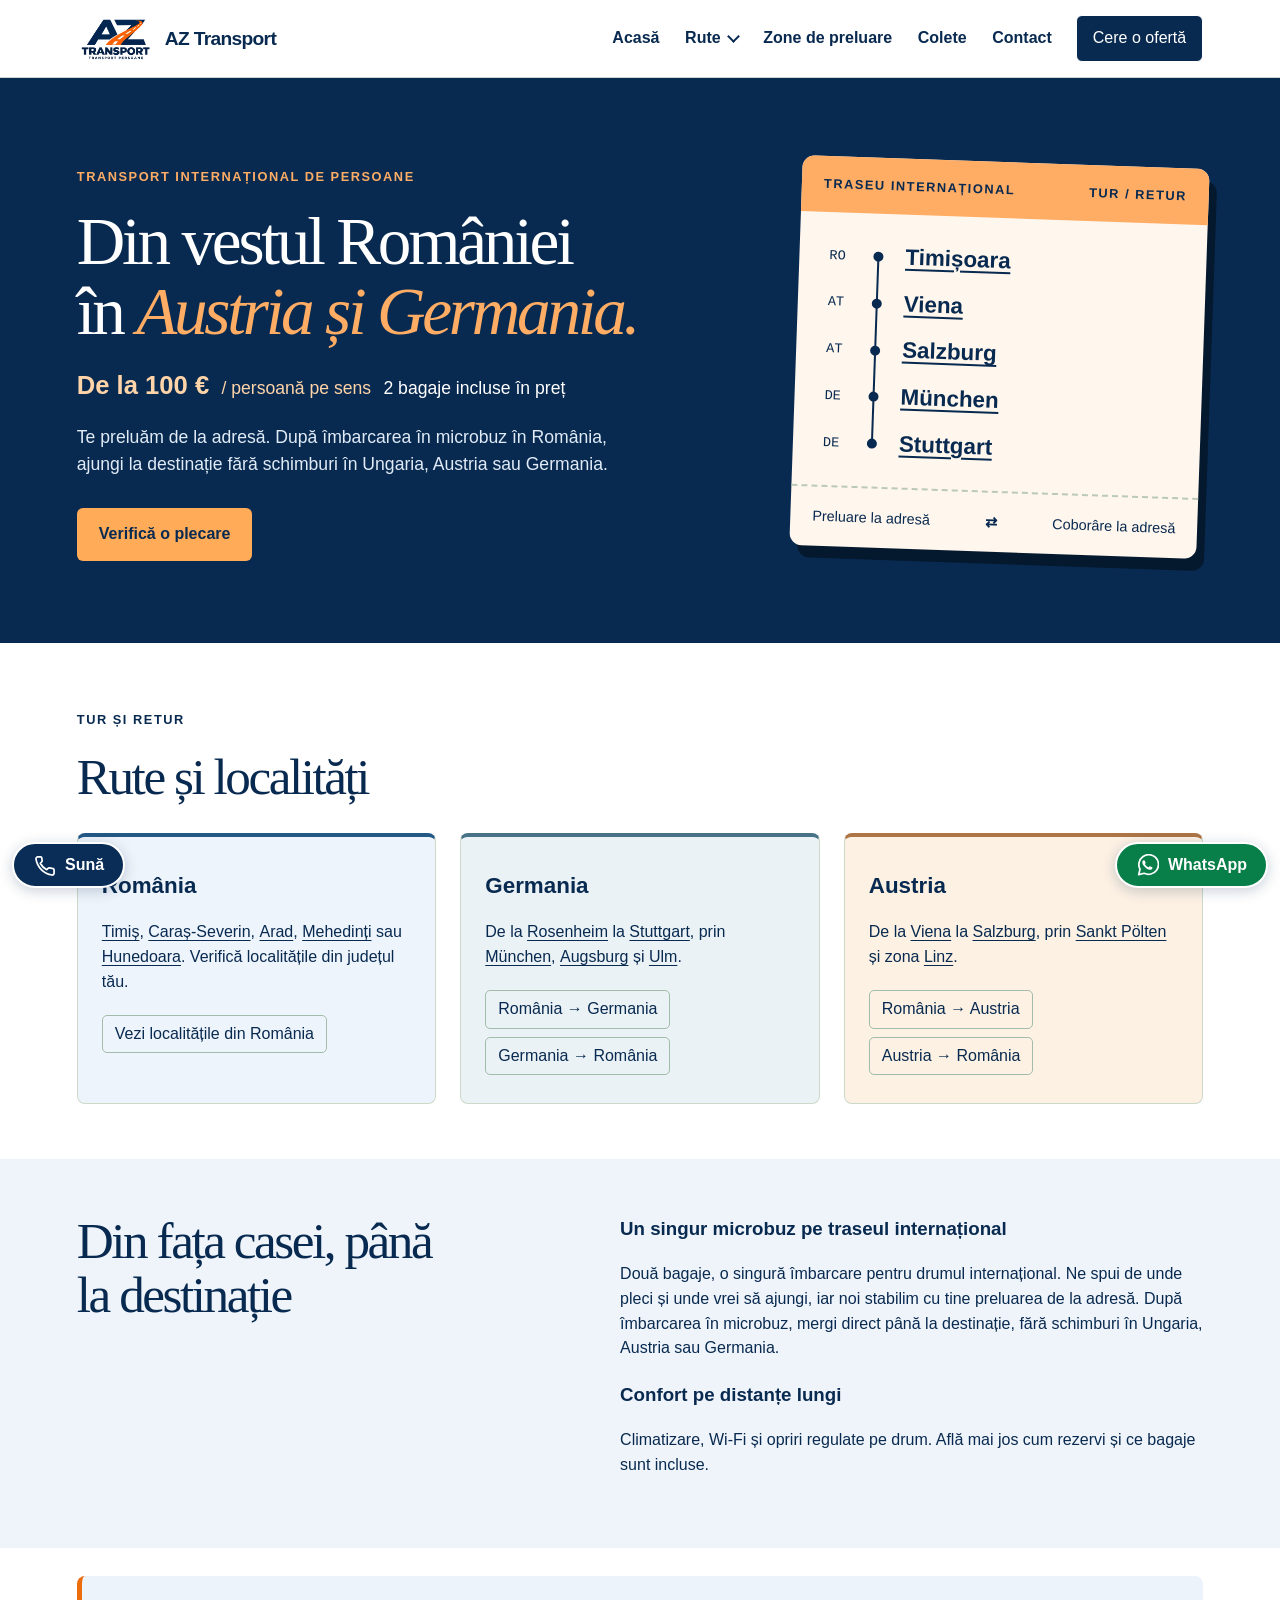
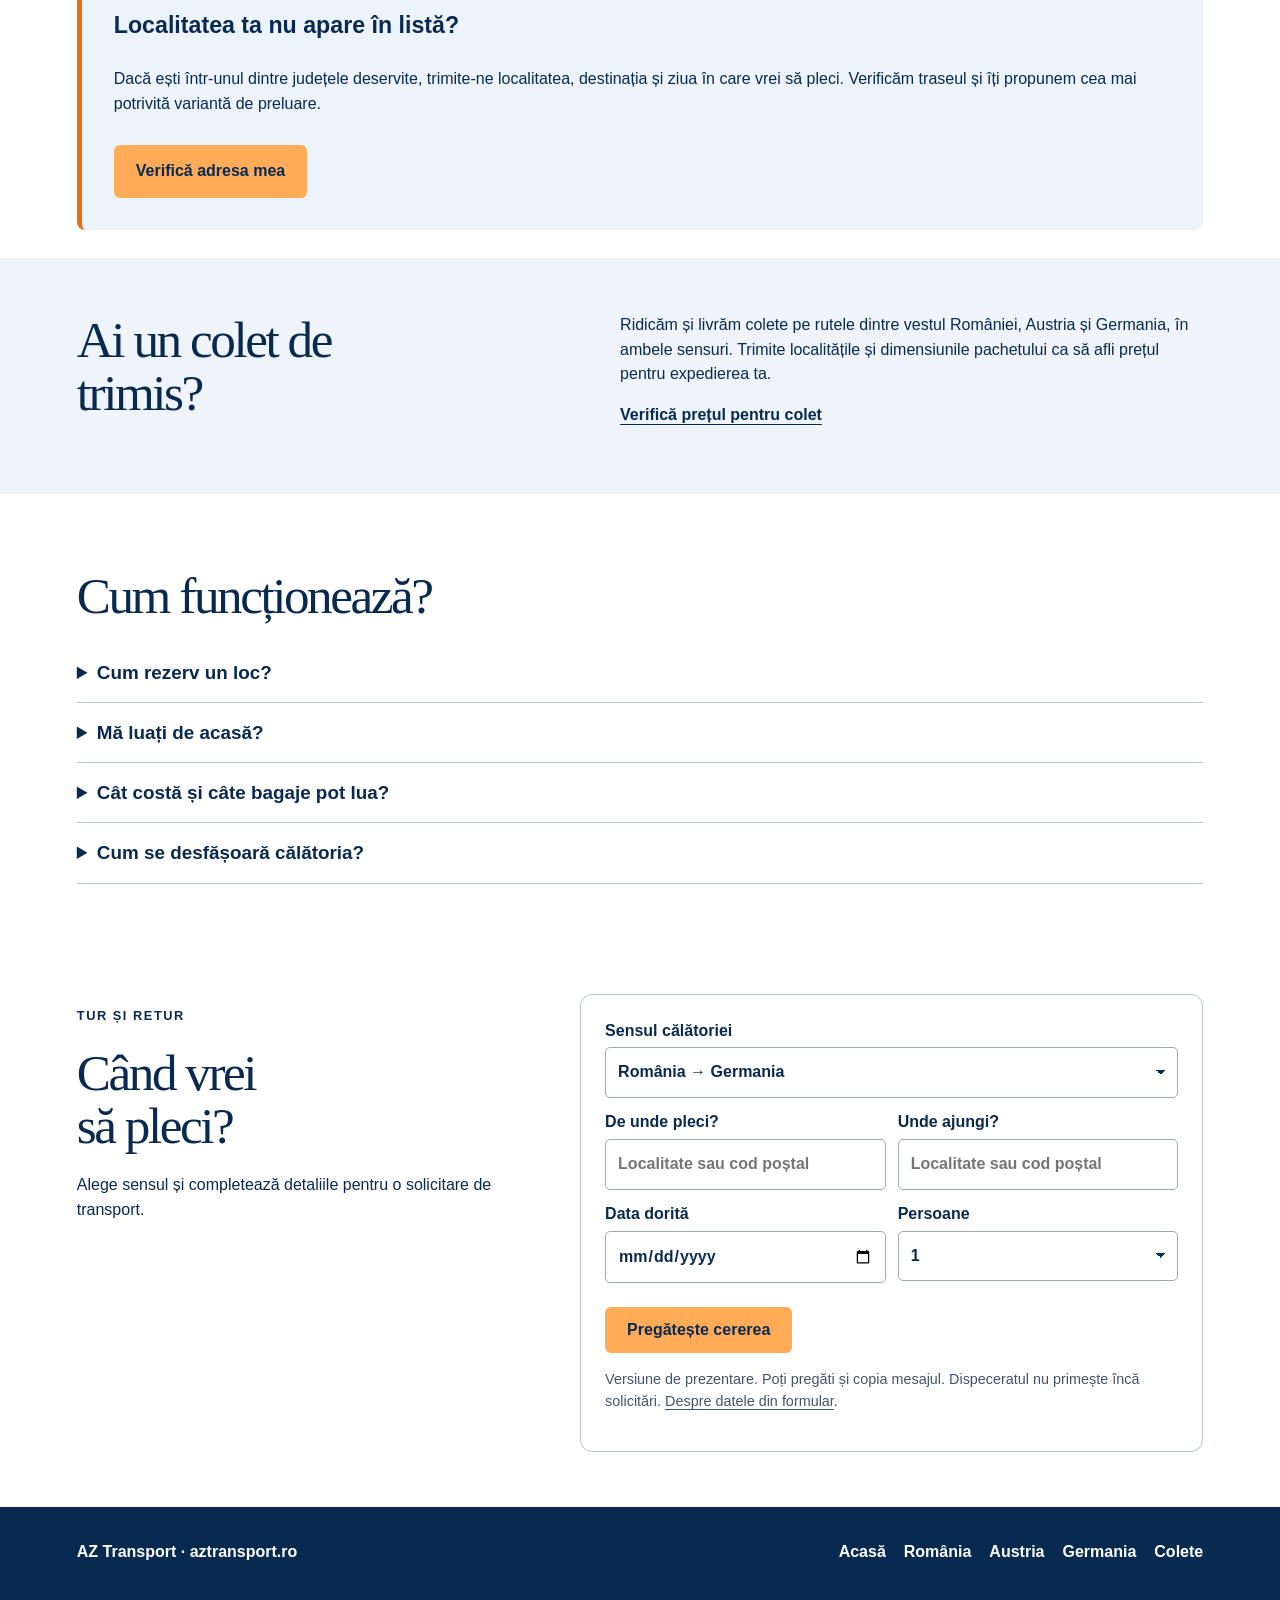
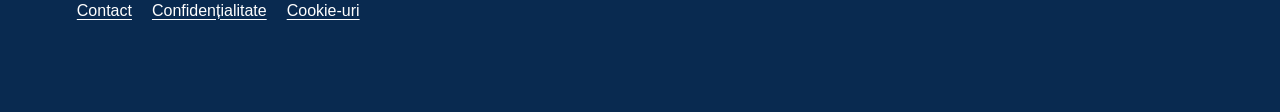
<file: index.html>
<!doctype html>
<html lang="ro">
  <head>
    <meta charset="utf-8" />
    <meta name="viewport" content="width=device-width, initial-scale=1" />
    <meta name="theme-color" content="#092a50" />
    <title>Transport România – Austria și Germania | AZ Transport</title>
    <link rel="canonical" href="https://aztransport.ro/" />
    <meta
      name="description"
      content="Transport de persoane din vestul României spre Rosenheim, München, Augsburg, Ulm și Stuttgart. Verifică zona de preluare și pregătește detaliile călătoriei."
    />
    <link rel="stylesheet" href="assets/css/style.css" />
    <script defer src="assets/js/app.js"></script>
  </head>
  <body>
    <header>
      <a class="logo" href="index.html"
        ><img
          src="assets/img/az-transport.webp"
          alt=""
          width="300"
          height="200"
        /><span class="brand-name">AZ Transport</span></a
      ><button
        type="button"
        class="menu-toggle"
        aria-label="Meniu principal"
        aria-expanded="false"
        aria-controls="main-nav"
      >
        <span></span><span></span><span></span>
      </button>
      <nav id="main-nav" aria-label="Meniu principal">
        <a href="index.html">Acasă</a>
        <details class="routes-menu">
          <summary>Rute</summary>
          <div class="routes-panel">
            <a href="rute/romania-austria.html">România → Austria</a
            ><a href="rute/romania-germania.html">România → Germania</a>
            <hr />
            <a href="rute/germania-romania.html">Germania → România</a
            ><a href="rute/austria-romania.html">Austria → România</a>
          </div>
        </details>
        <a href="rute/romania.html">Zone de preluare</a
        ><a href="colete.html">Colete</a><a href="contact.html">Contact</a>
        <div class="phone-links">
          <strong>Rute</strong
          ><a href="rute/romania-austria.html">România → Austria</a
          ><a href="rute/romania-germania.html">România → Germania</a
          ><a href="rute/germania-romania.html">Germania → România</a
          ><a href="rute/austria-romania.html">Austria → România</a>
          <hr />
          <a href="colete.html">Colete</a
          ><a href="rute/romania.html">Zone de preluare</a
          ><a href="contact.html">Contact</a
          ><a href="index.html" aria-current="page">Acasă</a>
        </div>
      </nav>
      <a class="navcta" href="#cerere">Cere o ofertă</a>
    </header>
    <main id="sus">
      <section class="hero">
        <div class="intro">
          <p class="kicker">TRANSPORT INTERNAȚIONAL DE PERSOANE</p>
          <h1>Din vestul României<br />în <em>Austria și Germania.</em></h1>
          <p class="fare">
            <strong>De la 100 €</strong> / persoană pe sens
            <span>2 bagaje incluse în preț</span>
          </p>
          <p>
            Te preluăm de la adresă. După îmbarcarea în microbuz în România,
            ajungi la destinație fără schimburi în Ungaria, Austria sau
            Germania.
          </p>
          <a class="btn" href="#cerere">Verifică o plecare</a>
        </div>
        <aside class="ticket" aria-label="Traseu tur și retur">
          <div class="tickethead">
            TRASEU INTERNAȚIONAL <strong>TUR / RETUR</strong>
          </div>
          <div class="ticketroute">
            <div>
              <span>RO</span
              ><strong
                ><button
                  type="button"
                  class="city"
                  data-town="Timișoara"
                  data-nation="România"
                  aria-haspopup="dialog"
                >
                  Timișoara
                </button></strong
              >
            </div>
            <div>
              <span>AT</span
              ><strong
                ><button
                  type="button"
                  class="city"
                  data-town="Viena"
                  data-nation="Austria"
                  aria-haspopup="dialog"
                >
                  Viena
                </button></strong
              >
            </div>
            <div>
              <span>AT</span
              ><strong
                ><button
                  type="button"
                  class="city"
                  data-town="Salzburg"
                  data-nation="Austria"
                  aria-haspopup="dialog"
                >
                  Salzburg
                </button></strong
              >
            </div>
            <div>
              <span>DE</span
              ><strong
                ><button
                  type="button"
                  class="city"
                  data-town="München"
                  data-nation="Germania"
                  aria-haspopup="dialog"
                >
                  München
                </button></strong
              >
            </div>
            <div>
              <span>DE</span
              ><strong
                ><button
                  type="button"
                  class="city"
                  data-town="Stuttgart"
                  data-nation="Germania"
                  aria-haspopup="dialog"
                >
                  Stuttgart
                </button></strong
              >
            </div>
          </div>
          <div class="ticketfoot">
            Preluare la adresă <b>⇄</b> Coborâre la adresă
          </div>
        </aside>
      </section>
      <section class="section" id="ruta">
        <p class="kicker">TUR ȘI RETUR</p>
        <h2>Rute și localități</h2>
        <div class="stops">
          <article>
            <h3>România</h3>
            <p>
              <button
                type="button"
                class="city county"
                data-town="județul Timiș"
                data-nation="România"
                aria-haspopup="dialog"
              >
                Timiș</button
              >,
              <button
                type="button"
                class="city county"
                data-town="județul Caraș-Severin"
                data-nation="România"
                aria-haspopup="dialog"
              >
                Caraș-Severin</button
              >,
              <button
                type="button"
                class="city county"
                data-town="județul Arad"
                data-nation="România"
                aria-haspopup="dialog"
              >
                Arad</button
              >,
              <button
                type="button"
                class="city county"
                data-town="județul Mehedinți"
                data-nation="România"
                aria-haspopup="dialog"
              >
                Mehedinți
              </button>
              sau
              <button
                type="button"
                class="city county"
                data-town="județul Hunedoara"
                data-nation="România"
                aria-haspopup="dialog"
              >
                Hunedoara</button
              >. Verifică localitățile din județul tău.
            </p>
            <a class="route-link" href="rute/romania.html"
              >Vezi localitățile din România</a
            >
          </article>
          <article>
            <h3>Germania</h3>
            <p>
              De la
              <button
                type="button"
                class="city"
                data-town="Rosenheim"
                data-nation="Germania"
                aria-haspopup="dialog"
              >
                Rosenheim
              </button>
              la
              <button
                type="button"
                class="city"
                data-town="Stuttgart"
                data-nation="Germania"
                aria-haspopup="dialog"
              >
                Stuttgart</button
              >, prin
              <button
                type="button"
                class="city"
                data-town="München"
                data-nation="Germania"
                aria-haspopup="dialog"
              >
                München</button
              >,
              <button
                type="button"
                class="city"
                data-town="Augsburg"
                data-nation="Germania"
                aria-haspopup="dialog"
              >
                Augsburg
              </button>
              și
              <button
                type="button"
                class="city"
                data-town="Ulm"
                data-nation="Germania"
                aria-haspopup="dialog"
              >
                Ulm</button
              >.
            </p>
            <a class="route-link" href="rute/romania-germania.html"
              >România → Germania</a
            ><a class="route-link" href="rute/germania-romania.html"
              >Germania → România</a
            >
          </article>
          <article>
            <h3>Austria</h3>
            <p>
              De la
              <button
                type="button"
                class="city"
                data-town="Viena"
                data-nation="Austria"
                aria-haspopup="dialog"
              >
                Viena
              </button>
              la
              <button
                type="button"
                class="city"
                data-town="Salzburg"
                data-nation="Austria"
                aria-haspopup="dialog"
              >
                Salzburg</button
              >, prin
              <button
                type="button"
                class="city"
                data-town="Sankt Pölten"
                data-nation="Austria"
                aria-haspopup="dialog"
              >
                Sankt Pölten
              </button>
              și zona
              <button
                type="button"
                class="city"
                data-town="Linz"
                data-nation="Austria"
                aria-haspopup="dialog"
              >
                Linz</button
              >.
            </p>
            <a class="route-link" href="rute/romania-austria.html"
              >România → Austria</a
            ><a class="route-link" href="rute/austria-romania.html"
              >Austria → România</a
            >
          </article>
        </div>
      </section>
      <section class="section story">
        <h2>Din fața casei, până la destinație</h2>
        <div>
          <h3>Un singur microbuz pe traseul internațional</h3>
          <p>
            Două bagaje, o singură îmbarcare pentru drumul internațional. Ne
            spui de unde pleci și unde vrei să ajungi, iar noi stabilim cu tine
            preluarea de la adresă. După îmbarcarea în microbuz, mergi direct
            până la destinație, fără schimburi în Ungaria, Austria sau Germania.
          </p>
          <h3>Confort pe distanțe lungi</h3>
          <p>
            Climatizare, Wi-Fi și opriri regulate pe drum. Află mai jos cum
            rezervi și ce bagaje sunt incluse.
          </p>
        </div>
      </section>
      <div class="section pickup-wrap">
        <aside class="pickup-cta">
          <h3>Localitatea ta nu apare în listă?</h3>
          <p>
            Dacă ești într-unul dintre județele deservite, trimite-ne
            localitatea, destinația și ziua în care vrei să pleci. Verificăm
            traseul și îți propunem cea mai potrivită variantă de preluare.
          </p>
          <a class="btn" href="#cerere">Verifică adresa mea</a>
        </aside>
      </div>
      <section class="section story">
        <h2>Ai un colet de trimis?</h2>
        <div>
          <p>
            Ridicăm și livrăm colete pe rutele dintre vestul României, Austria
            și Germania, în ambele sensuri. Trimite localitățile și dimensiunile
            pachetului ca să afli prețul pentru expedierea ta.
          </p>
          <a href="colete.html#cerere">Verifică prețul pentru colet</a>
        </div>
      </section>
      <section class="section questions">
        <h2>Cum funcționează?</h2>
        <details>
          <summary>Cum rezerv un loc?</summary>
          <p>
            Ne contactezi prin telefon sau WhatsApp. Ne spui de unde pleci, la
            ce adresă vrei să ajungi, data călătoriei și numărul de persoane.
            Îți confirmăm disponibilitatea, prețul și intervalul de preluare.
          </p>
        </details>
        <details>
          <summary>Mă luați de acasă?</summary>
          <p>
            Da. Te preluăm de la adresa stabilită și te lăsăm la adresa dorită.
            În România, o mașină de colectare te poate aduce la microbuz. Pe
            traseul internațional mergi cu același microbuz, fără transbordări.
          </p>
        </details>
        <details>
          <summary>Cât costă și câte bagaje pot lua?</summary>
          <p>
            Tariful pornește de la 100 € de persoană, pe sens, cu două bagaje
            incluse. Îți comunicăm prețul pentru ruta ta înainte de rezervare.
            Dacă ai un bagaj voluminos, spune-ne dimensiunile când ne
            contactezi.
          </p>
        </details>
        <details>
          <summary>Cum se desfășoară călătoria?</summary>
          <p>
            Călătorești în microbuze moderne și confortabile, cu climatizare și
            Wi-Fi. Șoferii au experiență pe traseele internaționale și fac
            opriri regulate. Stabilim din timp detaliile preluării pentru o
            călătorie în siguranță, cu atenție la punctualitate și confort.
          </p>
        </details>
      </section>
      <section class="section booking" id="cerere">
        <div>
          <p class="kicker">TUR ȘI RETUR</p>
          <h2>Când vrei <br />să pleci?</h2>
          <p>
            Alege sensul și completează detaliile pentru o solicitare de
            transport.
          </p>
        </div>
        <form>
          <label
            >Sensul călătoriei<select id="sens">
              <option>România → Germania</option>
              <option>Germania → România</option>
              <option>România → Austria</option>
              <option>Austria → România</option>
            </select></label
          >
          <div class="pair">
            <label
              >De unde pleci?<input
                id="start"
                required
                maxlength="120"
                placeholder="Localitate sau cod poștal" /></label
            ><label
              >Unde ajungi?<input
                id="end"
                required
                maxlength="120"
                placeholder="Localitate sau cod poștal"
            /></label>
          </div>
          <div class="pair">
            <label>Data dorită<input id="date" type="date" required /></label
            ><label
              >Persoane<select id="people">
                <option>1</option>
                <option>2</option>
                <option>3</option>
                <option>4</option>
                <option>5</option>
                <option>6</option>
                <option>7</option>
              </select></label
            >
          </div>
          <button class="btn">Pregătește cererea</button>
          <p class="note">
            Versiune de prezentare. Poți pregăti și copia mesajul. Dispeceratul
            nu primește încă solicitări.
            <a class="privacy-link" href="confidentialitate.html"
              >Despre datele din formular</a
            >.
          </p>
          <div id="result" hidden>
            <label
              >Mesajul tău<textarea
                id="message"
                rows="5"
                readonly
              ></textarea></label
            ><button type="button" id="copy">Copiază mesajul</button>
            <span id="feedback" role="status"></span>
          </div>
        </form>
      </section>
    </main>
    <footer>
      <strong>AZ Transport · aztransport.ro</strong>
      <nav aria-label="Meniu de subsol">
        <a href="index.html" aria-current="page">Acasă</a
        ><a href="rute/romania.html">România</a
        ><a href="rute/romania-austria.html">Austria</a
        ><a href="rute/romania-germania.html">Germania</a
        ><a href="colete.html">Colete</a>
      </nav>
      <div class="policy-links">
        <a href="contact.html">Contact</a
        ><a href="confidentialitate.html">Confidențialitate</a
        ><a href="politica-cookie.html">Cookie-uri</a>
      </div>
    </footer>
    <div class="quick-contact" aria-label="Contact rapid">
      <a
        data-channel="call"
        href="contact.html#dispecerat"
        aria-label="Apel la AZ Transport"
        ><svg
          aria-hidden="true"
          viewBox="0 0 24 24"
          fill="none"
          stroke="currentColor"
          stroke-width="1.8"
          stroke-linecap="round"
          stroke-linejoin="round"
        >
          <path
            d="M22 16.92v3a2 2 0 0 1-2.18 2A19.8 19.8 0 0 1 3.1 5.18 2 2 0 0 1 5.1 3h3a1 1 0 0 1 1 .86l.47 3.27a1 1 0 0 1-.29.85L7.6 9.66a15 15 0 0 0 6.74 6.74l1.68-1.68a1 1 0 0 1 .85-.29l3.27.47A2 2 0 0 1 22 16.92z"
          /></svg
        >Sună</a
      ><a
        data-channel="whatsapp"
        href="contact.html#dispecerat"
        aria-label="WhatsApp AZ Transport"
        ><svg
          aria-hidden="true"
          viewBox="0 0 24 24"
          fill="none"
          stroke="currentColor"
          stroke-width="1.8"
          stroke-linecap="round"
          stroke-linejoin="round"
        >
          <path
            d="M20.4 3.6a10.3 10.3 0 0 0-16.2 12.3L2.8 21.5l5.7-1.4A10.3 10.3 0 0 0 20.4 3.6Z"
          />
          <path
            fill="currentColor"
            stroke="none"
            d="M8 6.6c-.5 0-1.4.7-1.4 2.2 0 2.7 4.4 7.3 7.8 7.7 1.3.2 2.7-.7 2.8-1.9.1-.4-.1-.6-.4-.7l-2.2-1c-.3-.1-.5-.1-.7.2l-.8 1c-1.6-.7-3-2-3.9-3.6l.7-.9c.2-.3.2-.5.1-.8L9 6.9c-.2-.4-.5-.3-1-.3Z"
          /></svg
        >WhatsApp</a
      >
    </div>
    <script defer src="assets/js/contact.js"></script>
    <dialog id="city-contact" aria-labelledby="city-title">
      <form method="dialog">
        <button aria-label="Închide" class="dismiss">×</button>
      </form>
      <h2 id="city-title"></h2>
      <p id="city-context"></p>
      <div class="actions">
        <a data-channel="call"
          ><svg
            aria-hidden="true"
            viewBox="0 0 24 24"
            fill="none"
            stroke="currentColor"
            stroke-width="1.8"
            stroke-linecap="round"
            stroke-linejoin="round"
          >
            <path
              d="M22 16.92v3a2 2 0 0 1-2.18 2A19.8 19.8 0 0 1 3.1 5.18 2 2 0 0 1 5.1 3h3a1 1 0 0 1 1 .86l.47 3.27a1 1 0 0 1-.29.85L7.6 9.66a15 15 0 0 0 6.74 6.74l1.68-1.68a1 1 0 0 1 .85-.29l3.27.47A2 2 0 0 1 22 16.92z"
            /></svg
          >Sună</a
        ><a data-channel="whatsapp"
          ><svg
            aria-hidden="true"
            viewBox="0 0 24 24"
            fill="none"
            stroke="currentColor"
            stroke-width="1.8"
            stroke-linecap="round"
            stroke-linejoin="round"
          >
            <path
              d="M20.4 3.6a10.3 10.3 0 0 0-16.2 12.3L2.8 21.5l5.7-1.4A10.3 10.3 0 0 0 20.4 3.6Z"
            />
            <path
              fill="currentColor"
              stroke="none"
              d="M8 6.6c-.5 0-1.4.7-1.4 2.2 0 2.7 4.4 7.3 7.8 7.7 1.3.2 2.7-.7 2.8-1.9.1-.4-.1-.6-.4-.7l-2.2-1c-.3-.1-.5-.1-.7.2l-.8 1c-1.6-.7-3-2-3.9-3.6l.7-.9c.2-.3.2-.5.1-.8L9 6.9c-.2-.4-.5-.3-1-.3Z"
            /></svg
          >WhatsApp</a
        >
      </div>
      <small id="city-note"
        >Datele de contact vor fi disponibile la lansare.</small
      >
    </dialog>
  </body>
</html>
</file>
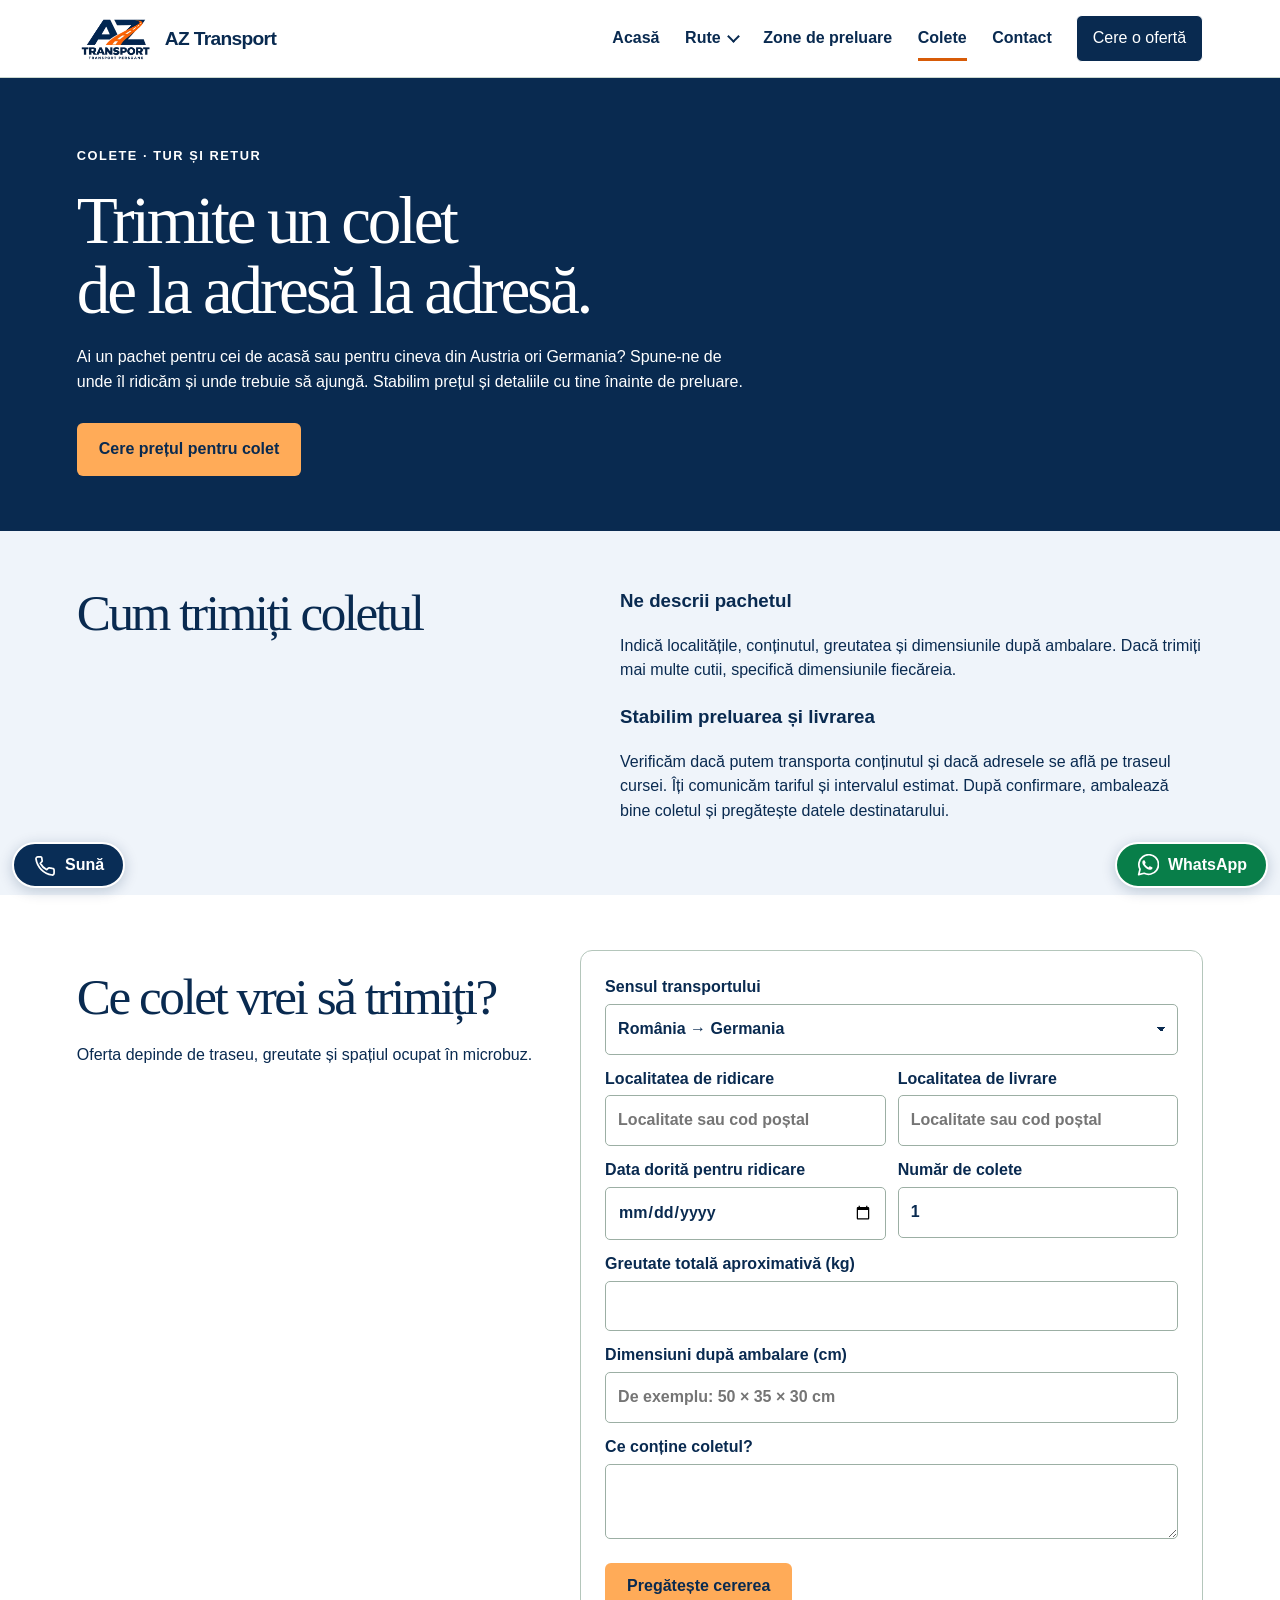
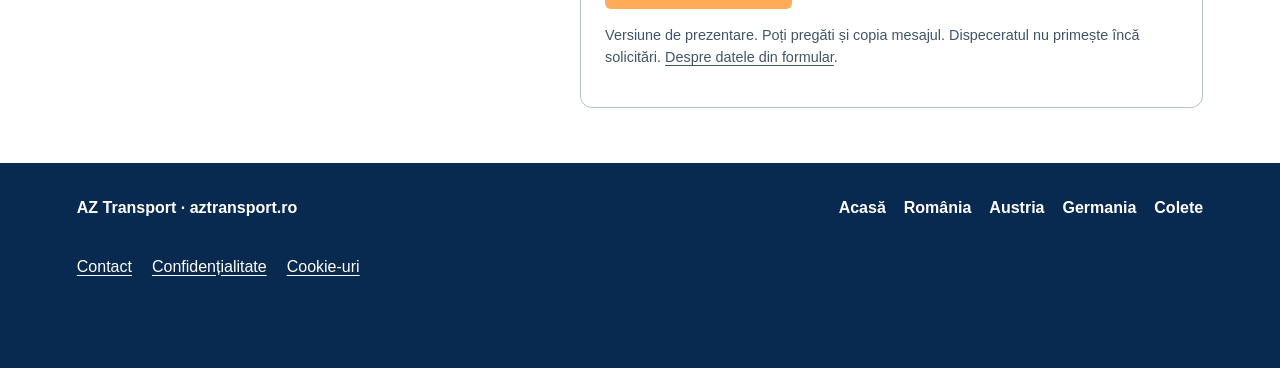
<file: colete.html>
<!doctype html>
<html lang="ro">
  <head>
    <meta charset="utf-8" />
    <meta name="viewport" content="width=device-width, initial-scale=1" />
    <meta name="theme-color" content="#092a50" />
    <title>Transport colete România – Austria și Germania | AZ Transport</title>
    <link rel="canonical" href="https://aztransport.ro/colete" />
    <meta
      name="description"
      content="Transport de colete între România, Austria și Germania, tur și retur. Cere o ofertă pentru ridicare și livrare la adresă."
    />
    <link rel="stylesheet" href="assets/css/style.css" />
    <script defer src="assets/js/app.js"></script>
  </head>
  <body>
    <header>
      <a class="logo" href="index.html"
        ><img
          src="assets/img/az-transport.webp"
          alt=""
          width="300"
          height="200"
        /><span class="brand-name">AZ Transport</span></a
      ><button
        type="button"
        class="menu-toggle"
        aria-label="Meniu principal"
        aria-expanded="false"
        aria-controls="main-nav"
      >
        <span></span><span></span><span></span>
      </button>
      <nav id="main-nav" aria-label="Meniu principal">
        <a href="index.html">Acasă</a>
        <details class="routes-menu">
          <summary>Rute</summary>
          <div class="routes-panel">
            <a href="rute/romania-austria.html">România → Austria</a
            ><a href="rute/romania-germania.html">România → Germania</a>
            <hr />
            <a href="rute/germania-romania.html">Germania → România</a
            ><a href="rute/austria-romania.html">Austria → România</a>
          </div>
        </details>
        <a href="rute/romania.html">Zone de preluare</a
        ><a href="colete.html" aria-current="page">Colete</a
        ><a href="contact.html">Contact</a>
        <div class="phone-links">
          <strong>Rute</strong
          ><a href="rute/romania-austria.html">România → Austria</a
          ><a href="rute/romania-germania.html">România → Germania</a
          ><a href="rute/germania-romania.html">Germania → România</a
          ><a href="rute/austria-romania.html">Austria → România</a>
          <hr />
          <a href="colete.html" aria-current="page">Colete</a
          ><a href="rute/romania.html">Zone de preluare</a
          ><a href="contact.html">Contact</a><a href="index.html">Acasă</a>
        </div>
      </nav>
      <a class="navcta" href="#cerere">Cere o ofertă</a>
    </header>
    <main>
      <section class="section route-intro">
        <p class="kicker">COLETE · TUR ȘI RETUR</p>
        <h1>Trimite un colet<br />de la adresă la adresă.</h1>
        <p>
          Ai un pachet pentru cei de acasă sau pentru cineva din Austria ori
          Germania? Spune-ne de unde îl ridicăm și unde trebuie să ajungă.
          Stabilim prețul și detaliile cu tine înainte de preluare.
        </p>
        <a class="btn" href="#cerere">Cere prețul pentru colet</a>
      </section>
      <section class="section story">
        <h2>Cum trimiți coletul</h2>
        <div>
          <h3>Ne descrii pachetul</h3>
          <p>
            Indică localitățile, conținutul, greutatea și dimensiunile după
            ambalare. Dacă trimiți mai multe cutii, specifică dimensiunile
            fiecăreia.
          </p>
          <h3>Stabilim preluarea și livrarea</h3>
          <p>
            Verificăm dacă putem transporta conținutul și dacă adresele se află
            pe traseul cursei. Îți comunicăm tariful și intervalul estimat. După
            confirmare, ambalează bine coletul și pregătește datele
            destinatarului.
          </p>
        </div>
      </section>
      <section class="section booking" id="cerere">
        <div>
          <h2>Ce colet vrei să trimiți?</h2>
          <p>
            Oferta depinde de traseu, greutate și spațiul ocupat în microbuz.
          </p>
        </div>
        <form data-service="colete">
          <label
            >Sensul transportului<select id="sens">
              <option>România → Germania</option>
              <option>Germania → România</option>
              <option>România → Austria</option>
              <option>Austria → România</option>
            </select></label
          >
          <div class="pair">
            <label
              >Localitatea de ridicare<input
                id="start"
                required
                maxlength="120"
                placeholder="Localitate sau cod poștal" /></label
            ><label
              >Localitatea de livrare<input
                id="end"
                required
                maxlength="120"
                placeholder="Localitate sau cod poștal"
            /></label>
          </div>
          <div class="pair">
            <label
              >Data dorită pentru ridicare<input
                id="date"
                type="date"
                required /></label
            ><label
              >Număr de colete<input
                id="packages"
                type="number"
                min="1"
                step="1"
                required
                value="1"
            /></label>
          </div>
          <label
            >Greutate totală aproximativă (kg)<input
              id="weight"
              type="number"
              min="0.01"
              step="any"
              required
          /></label>
          <label
            >Dimensiuni după ambalare (cm)<input
              id="size"
              maxlength="200"
              placeholder="De exemplu: 50 × 35 × 30 cm"
              required
          /></label>
          <label
            >Ce conține coletul?<textarea
              id="contents"
              rows="2"
              maxlength="600"
              required
            ></textarea></label
          ><button class="btn">Pregătește cererea</button>
          <p class="note">
            Versiune de prezentare. Poți pregăti și copia mesajul. Dispeceratul
            nu primește încă solicitări.
            <a class="privacy-link" href="confidentialitate.html"
              >Despre datele din formular</a
            >.
          </p>
          <div id="result" hidden>
            <label
              >Mesajul tău<textarea
                id="message"
                rows="5"
                readonly
              ></textarea></label
            ><button type="button" id="copy">Copiază mesajul</button>
            <span id="feedback" role="status"></span>
          </div>
        </form>
      </section>
    </main>
    <footer>
      <strong>AZ Transport · aztransport.ro</strong>
      <nav aria-label="Meniu de subsol">
        <a href="index.html">Acasă</a><a href="rute/romania.html">România</a
        ><a href="rute/romania-austria.html">Austria</a
        ><a href="rute/romania-germania.html">Germania</a
        ><a href="colete.html" aria-current="page">Colete</a>
      </nav>
      <div class="policy-links">
        <a href="contact.html">Contact</a
        ><a href="confidentialitate.html">Confidențialitate</a
        ><a href="politica-cookie.html">Cookie-uri</a>
      </div>
    </footer>
    <div class="quick-contact" aria-label="Contact rapid">
      <a
        data-channel="call"
        href="contact.html#dispecerat"
        aria-label="Apel la AZ Transport"
        ><svg
          aria-hidden="true"
          viewBox="0 0 24 24"
          fill="none"
          stroke="currentColor"
          stroke-width="1.8"
          stroke-linecap="round"
          stroke-linejoin="round"
        >
          <path
            d="M22 16.92v3a2 2 0 0 1-2.18 2A19.8 19.8 0 0 1 3.1 5.18 2 2 0 0 1 5.1 3h3a1 1 0 0 1 1 .86l.47 3.27a1 1 0 0 1-.29.85L7.6 9.66a15 15 0 0 0 6.74 6.74l1.68-1.68a1 1 0 0 1 .85-.29l3.27.47A2 2 0 0 1 22 16.92z"
          /></svg
        >Sună</a
      ><a
        data-channel="whatsapp"
        href="contact.html#dispecerat"
        aria-label="WhatsApp AZ Transport"
        ><svg
          aria-hidden="true"
          viewBox="0 0 24 24"
          fill="none"
          stroke="currentColor"
          stroke-width="1.8"
          stroke-linecap="round"
          stroke-linejoin="round"
        >
          <path
            d="M20.4 3.6a10.3 10.3 0 0 0-16.2 12.3L2.8 21.5l5.7-1.4A10.3 10.3 0 0 0 20.4 3.6Z"
          />
          <path
            fill="currentColor"
            stroke="none"
            d="M8 6.6c-.5 0-1.4.7-1.4 2.2 0 2.7 4.4 7.3 7.8 7.7 1.3.2 2.7-.7 2.8-1.9.1-.4-.1-.6-.4-.7l-2.2-1c-.3-.1-.5-.1-.7.2l-.8 1c-1.6-.7-3-2-3.9-3.6l.7-.9c.2-.3.2-.5.1-.8L9 6.9c-.2-.4-.5-.3-1-.3Z"
          /></svg
        >WhatsApp</a
      >
    </div>
    <script defer src="assets/js/contact.js"></script>
  </body>
</html>
</file>
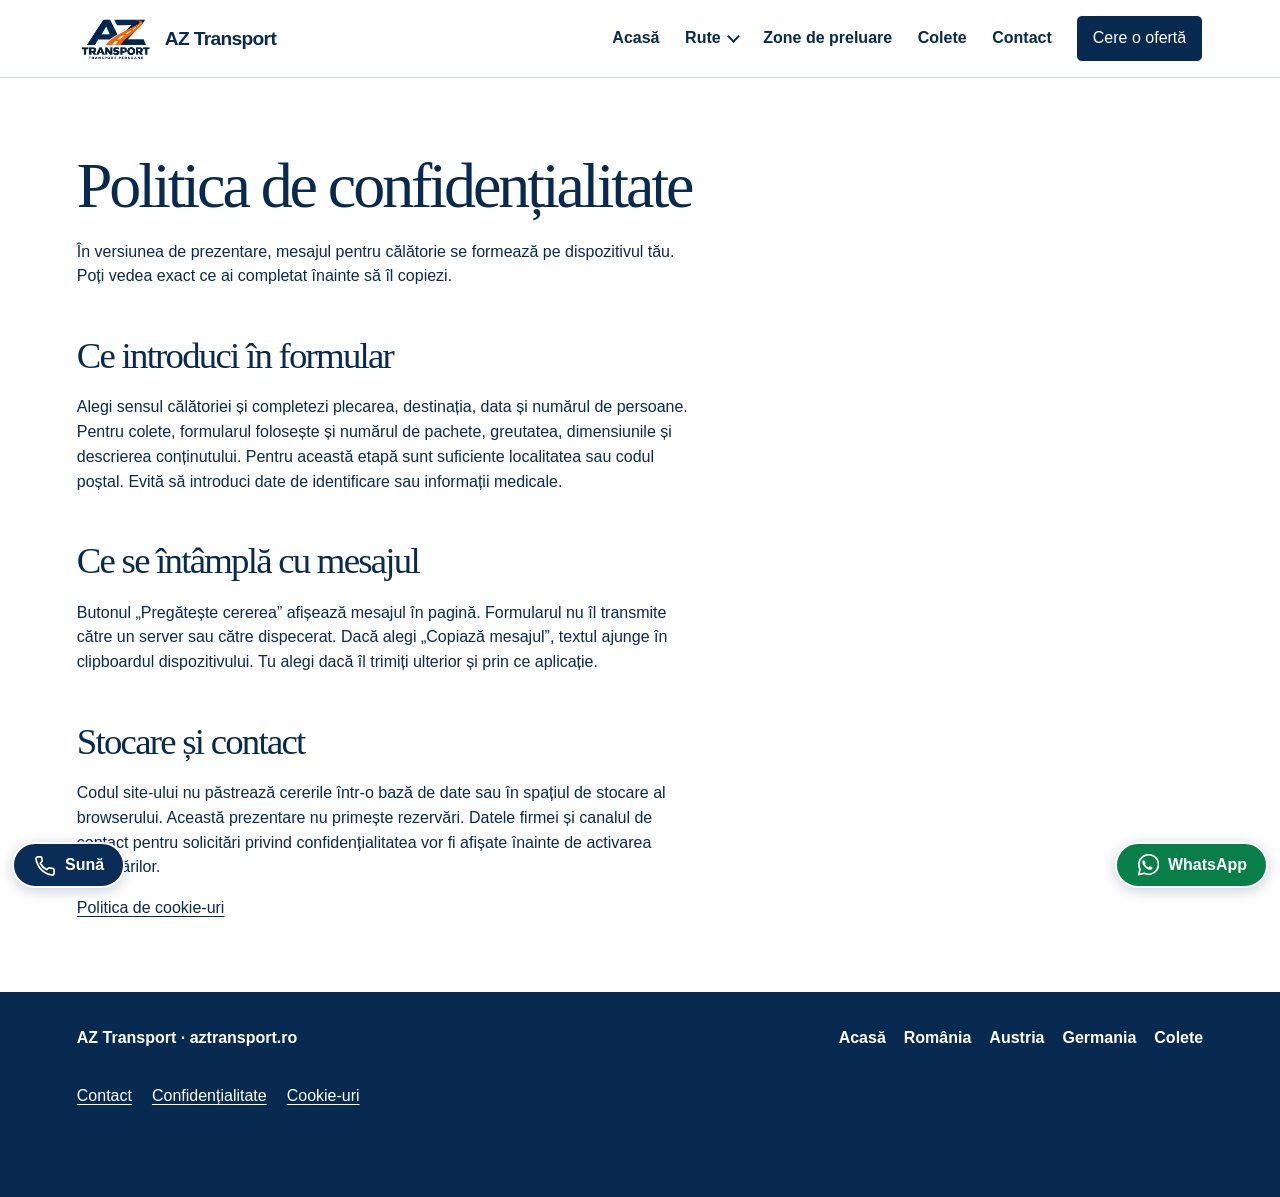
<file: confidentialitate.html>
<!doctype html>
<html lang="ro">
  <head>
    <meta charset="utf-8" />
    <meta name="viewport" content="width=device-width, initial-scale=1" />
    <meta name="theme-color" content="#092a50" />
    <title>Politica de confidențialitate | AZ Transport</title>
    <link rel="canonical" href="https://aztransport.ro/confidentialitate" />
    <meta
      name="description"
      content="Cum sunt folosite detaliile călătoriei în formularul de ofertă."
    />
    <link rel="stylesheet" href="assets/css/style.css" />
  </head>
  <body>
    <header>
      <a class="logo" href="index.html"
        ><img
          src="assets/img/az-transport.webp"
          alt=""
          width="300"
          height="200"
        /><span class="brand-name">AZ Transport</span></a
      ><button
        type="button"
        class="menu-toggle"
        aria-label="Meniu principal"
        aria-expanded="false"
        aria-controls="main-nav"
      >
        <span></span><span></span><span></span>
      </button>
      <nav id="main-nav" aria-label="Meniu principal">
        <a href="index.html">Acasă</a>
        <details class="routes-menu">
          <summary>Rute</summary>
          <div class="routes-panel">
            <a href="rute/romania-austria.html">România → Austria</a
            ><a href="rute/romania-germania.html">România → Germania</a>
            <hr />
            <a href="rute/germania-romania.html">Germania → România</a
            ><a href="rute/austria-romania.html">Austria → România</a>
          </div>
        </details>
        <a href="rute/romania.html">Zone de preluare</a
        ><a href="colete.html">Colete</a><a href="contact.html">Contact</a>
        <div class="phone-links">
          <strong>Rute</strong
          ><a href="rute/romania-austria.html">România → Austria</a
          ><a href="rute/romania-germania.html">România → Germania</a
          ><a href="rute/germania-romania.html">Germania → România</a
          ><a href="rute/austria-romania.html">Austria → România</a>
          <hr />
          <a href="colete.html">Colete</a
          ><a href="rute/romania.html">Zone de preluare</a
          ><a href="contact.html">Contact</a><a href="index.html">Acasă</a>
        </div>
      </nav>
      <a class="navcta" href="contact.html#cerere">Cere o ofertă</a>
    </header>
    <main>
      <article class="section legal-copy">
        <h1>Politica de confidențialitate</h1>
        <p>
          În versiunea de prezentare, mesajul pentru călătorie se formează pe
          dispozitivul tău. Poți vedea exact ce ai completat înainte să îl
          copiezi.
        </p>
        <h2>Ce introduci în formular</h2>
        <p>
          Alegi sensul călătoriei și completezi plecarea, destinația, data și
          numărul de persoane. Pentru colete, formularul folosește și numărul de
          pachete, greutatea, dimensiunile și descrierea conținutului. Pentru
          această etapă sunt suficiente localitatea sau codul poștal. Evită să
          introduci date de identificare sau informații medicale.
        </p>
        <h2>Ce se întâmplă cu mesajul</h2>
        <p>
          Butonul „Pregătește cererea” afișează mesajul în pagină. Formularul nu
          îl transmite către un server sau către dispecerat. Dacă alegi „Copiază
          mesajul”, textul ajunge în clipboardul dispozitivului. Tu alegi dacă
          îl trimiți ulterior și prin ce aplicație.
        </p>
        <h2>Stocare și contact</h2>
        <p>
          Codul site-ului nu păstrează cererile într-o bază de date sau în
          spațiul de stocare al browserului. Această prezentare nu primește
          rezervări. Datele firmei și canalul de contact pentru solicitări
          privind confidențialitatea vor fi afișate înainte de activarea
          rezervărilor.
        </p>
        <p><a href="politica-cookie.html">Politica de cookie-uri</a></p>
      </article>
    </main>
    <footer>
      <strong>AZ Transport · aztransport.ro</strong>
      <nav aria-label="Meniu de subsol">
        <a href="index.html" aria-current="page">Acasă</a
        ><a href="rute/romania.html">România</a
        ><a href="rute/romania-austria.html">Austria</a
        ><a href="rute/romania-germania.html">Germania</a
        ><a href="colete.html">Colete</a>
      </nav>
      <div class="policy-links">
        <a href="contact.html">Contact</a
        ><a href="confidentialitate.html">Confidențialitate</a
        ><a href="politica-cookie.html">Cookie-uri</a>
      </div>
    </footer>
    <div class="quick-contact" aria-label="Contact rapid">
      <a
        data-channel="call"
        href="contact.html#dispecerat"
        aria-label="Apel la AZ Transport"
        ><svg
          aria-hidden="true"
          viewBox="0 0 24 24"
          fill="none"
          stroke="currentColor"
          stroke-width="1.8"
          stroke-linecap="round"
          stroke-linejoin="round"
        >
          <path
            d="M22 16.92v3a2 2 0 0 1-2.18 2A19.8 19.8 0 0 1 3.1 5.18 2 2 0 0 1 5.1 3h3a1 1 0 0 1 1 .86l.47 3.27a1 1 0 0 1-.29.85L7.6 9.66a15 15 0 0 0 6.74 6.74l1.68-1.68a1 1 0 0 1 .85-.29l3.27.47A2 2 0 0 1 22 16.92z"
          /></svg
        >Sună</a
      ><a
        data-channel="whatsapp"
        href="contact.html#dispecerat"
        aria-label="WhatsApp AZ Transport"
        ><svg
          aria-hidden="true"
          viewBox="0 0 24 24"
          fill="none"
          stroke="currentColor"
          stroke-width="1.8"
          stroke-linecap="round"
          stroke-linejoin="round"
        >
          <path
            d="M20.4 3.6a10.3 10.3 0 0 0-16.2 12.3L2.8 21.5l5.7-1.4A10.3 10.3 0 0 0 20.4 3.6Z"
          />
          <path
            fill="currentColor"
            stroke="none"
            d="M8 6.6c-.5 0-1.4.7-1.4 2.2 0 2.7 4.4 7.3 7.8 7.7 1.3.2 2.7-.7 2.8-1.9.1-.4-.1-.6-.4-.7l-2.2-1c-.3-.1-.5-.1-.7.2l-.8 1c-1.6-.7-3-2-3.9-3.6l.7-.9c.2-.3.2-.5.1-.8L9 6.9c-.2-.4-.5-.3-1-.3Z"
          /></svg
        >WhatsApp</a
      >
    </div>
    <script defer src="assets/js/contact.js"></script>
  </body>
</html>
</file>
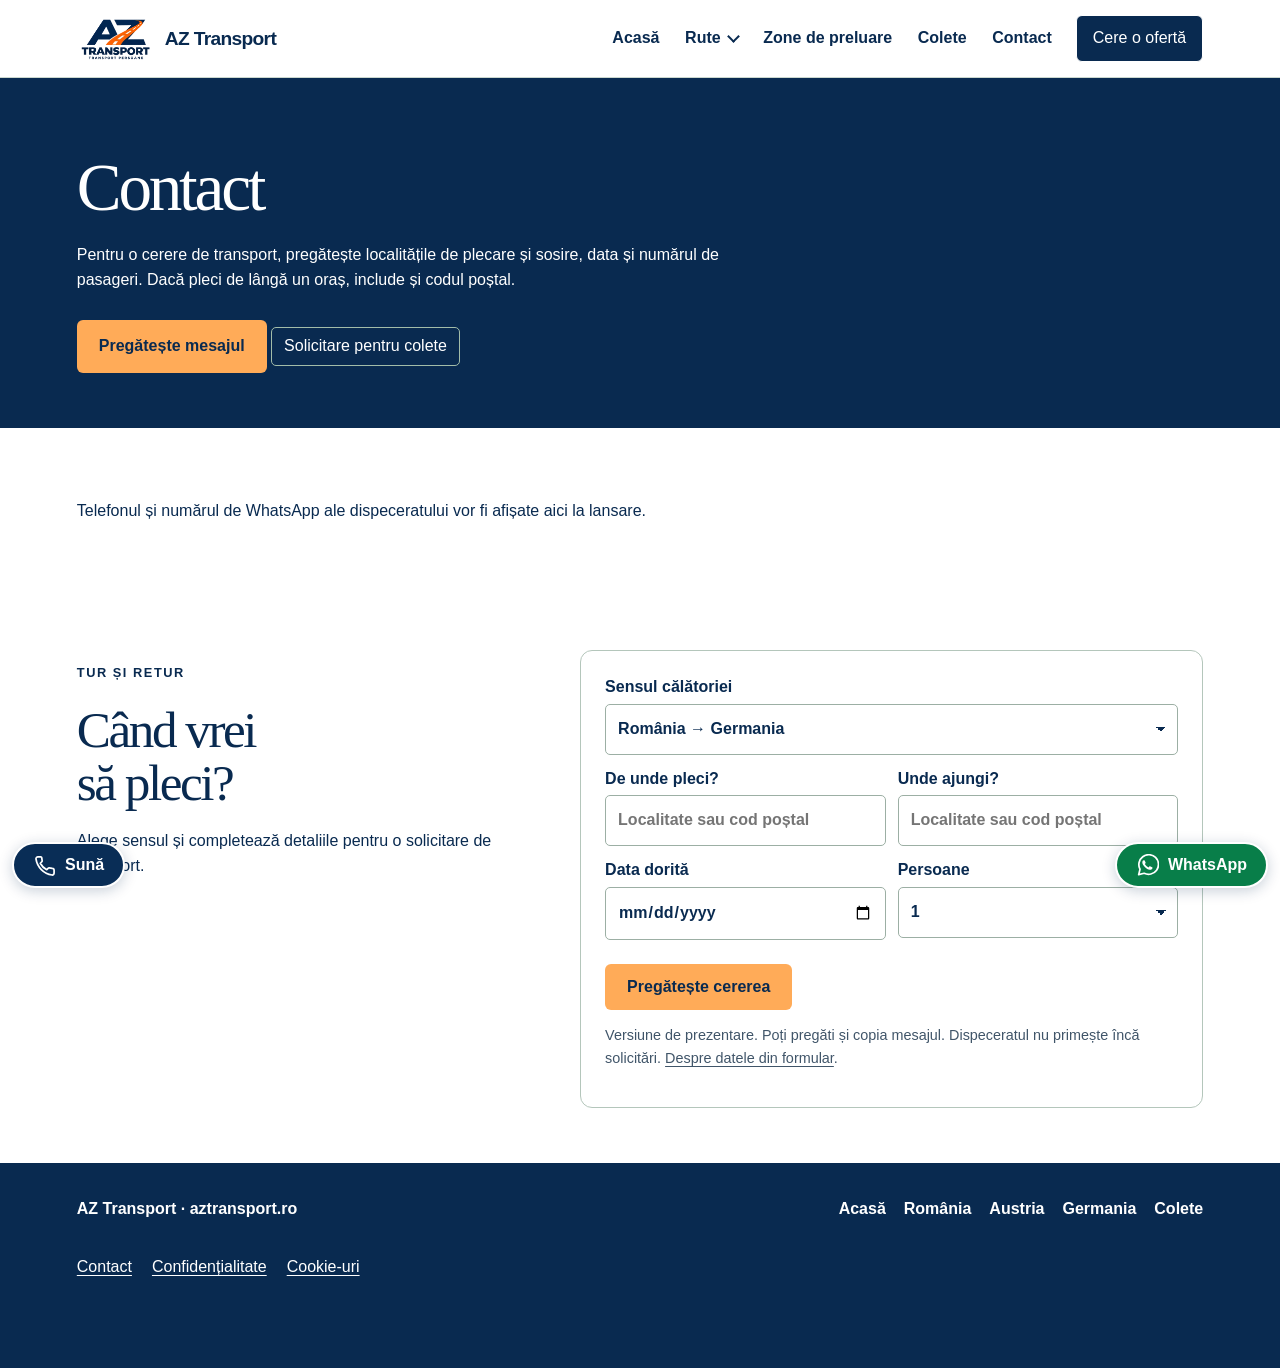
<file: contact.html>
<!doctype html>
<html lang="ro">
  <head>
    <meta charset="utf-8" />
    <meta name="viewport" content="width=device-width, initial-scale=1" />
    <meta name="theme-color" content="#092a50" />
    <title>Contact | AZ Transport</title>
    <link rel="canonical" href="https://aztransport.ro/contact" />
    <meta
      name="description"
      content="Pregătește detaliile unei călătorii între România, Austria și Germania."
    />
    <link rel="stylesheet" href="assets/css/style.css" />
    <script defer src="assets/js/app.js"></script>
  </head>
  <body>
    <header>
      <a class="logo" href="index.html"
        ><img
          src="assets/img/az-transport.webp"
          alt=""
          width="300"
          height="200"
        /><span class="brand-name">AZ Transport</span></a
      ><button
        type="button"
        class="menu-toggle"
        aria-label="Meniu principal"
        aria-expanded="false"
        aria-controls="main-nav"
      >
        <span></span><span></span><span></span>
      </button>
      <nav id="main-nav" aria-label="Meniu principal">
        <a href="index.html">Acasă</a>
        <details class="routes-menu">
          <summary>Rute</summary>
          <div class="routes-panel">
            <a href="rute/romania-austria.html">România → Austria</a
            ><a href="rute/romania-germania.html">România → Germania</a>
            <hr />
            <a href="rute/germania-romania.html">Germania → România</a
            ><a href="rute/austria-romania.html">Austria → România</a>
          </div>
        </details>
        <a href="rute/romania.html">Zone de preluare</a
        ><a href="colete.html">Colete</a><a href="contact.html">Contact</a>
        <div class="phone-links">
          <strong>Rute</strong
          ><a href="rute/romania-austria.html">România → Austria</a
          ><a href="rute/romania-germania.html">România → Germania</a
          ><a href="rute/germania-romania.html">Germania → România</a
          ><a href="rute/austria-romania.html">Austria → România</a>
          <hr />
          <a href="colete.html">Colete</a
          ><a href="rute/romania.html">Zone de preluare</a
          ><a href="contact.html">Contact</a><a href="index.html">Acasă</a>
        </div>
      </nav>
      <a class="navcta" href="#cerere">Cere o ofertă</a>
    </header>
    <main>
      <section class="section route-intro">
        <h1>Contact</h1>
        <p>
          Pentru o cerere de transport, pregătește localitățile de plecare și
          sosire, data și numărul de pasageri. Dacă pleci de lângă un oraș,
          include și codul poștal.
        </p>
        <a class="btn" href="#cerere">Pregătește mesajul</a>
        <a class="route-link" href="colete.html#cerere"
          >Solicitare pentru colete</a
        >
      </section>
      <p class="section contact-status" id="dispecerat">
        Telefonul și numărul de WhatsApp ale dispeceratului vor fi afișate aici
        la lansare.
      </p>
      <section class="section booking" id="cerere">
        <div>
          <p class="kicker">TUR ȘI RETUR</p>
          <h2>Când vrei <br />să pleci?</h2>
          <p>
            Alege sensul și completează detaliile pentru o solicitare de
            transport.
          </p>
        </div>
        <form>
          <label
            >Sensul călătoriei<select id="sens">
              <option>România → Germania</option>
              <option>Germania → România</option>
              <option>România → Austria</option>
              <option>Austria → România</option>
            </select></label
          >
          <div class="pair">
            <label
              >De unde pleci?<input
                id="start"
                required
                maxlength="120"
                placeholder="Localitate sau cod poștal" /></label
            ><label
              >Unde ajungi?<input
                id="end"
                required
                maxlength="120"
                placeholder="Localitate sau cod poștal"
            /></label>
          </div>
          <div class="pair">
            <label>Data dorită<input id="date" type="date" required /></label
            ><label
              >Persoane<select id="people">
                <option>1</option>
                <option>2</option>
                <option>3</option>
                <option>4</option>
                <option>5</option>
                <option>6</option>
                <option>7</option>
              </select></label
            >
          </div>
          <button class="btn">Pregătește cererea</button>
          <p class="note">
            Versiune de prezentare. Poți pregăti și copia mesajul. Dispeceratul
            nu primește încă solicitări.
            <a class="privacy-link" href="confidentialitate.html"
              >Despre datele din formular</a
            >.
          </p>
          <div id="result" hidden>
            <label
              >Mesajul tău<textarea
                id="message"
                rows="5"
                readonly
              ></textarea></label
            ><button type="button" id="copy">Copiază mesajul</button>
            <span id="feedback" role="status"></span>
          </div>
        </form>
      </section>
    </main>
    <footer>
      <strong>AZ Transport · aztransport.ro</strong>
      <nav aria-label="Meniu de subsol">
        <a href="index.html" aria-current="page">Acasă</a
        ><a href="rute/romania.html">România</a
        ><a href="rute/romania-austria.html">Austria</a
        ><a href="rute/romania-germania.html">Germania</a
        ><a href="colete.html">Colete</a>
      </nav>
      <div class="policy-links">
        <a href="contact.html" aria-current="page">Contact</a
        ><a href="confidentialitate.html">Confidențialitate</a
        ><a href="politica-cookie.html">Cookie-uri</a>
      </div>
    </footer>
    <div class="quick-contact" aria-label="Contact rapid">
      <a
        data-channel="call"
        href="contact.html#dispecerat"
        aria-label="Apel la AZ Transport"
        ><svg
          aria-hidden="true"
          viewBox="0 0 24 24"
          fill="none"
          stroke="currentColor"
          stroke-width="1.8"
          stroke-linecap="round"
          stroke-linejoin="round"
        >
          <path
            d="M22 16.92v3a2 2 0 0 1-2.18 2A19.8 19.8 0 0 1 3.1 5.18 2 2 0 0 1 5.1 3h3a1 1 0 0 1 1 .86l.47 3.27a1 1 0 0 1-.29.85L7.6 9.66a15 15 0 0 0 6.74 6.74l1.68-1.68a1 1 0 0 1 .85-.29l3.27.47A2 2 0 0 1 22 16.92z"
          /></svg
        >Sună</a
      ><a
        data-channel="whatsapp"
        href="contact.html#dispecerat"
        aria-label="WhatsApp AZ Transport"
        ><svg
          aria-hidden="true"
          viewBox="0 0 24 24"
          fill="none"
          stroke="currentColor"
          stroke-width="1.8"
          stroke-linecap="round"
          stroke-linejoin="round"
        >
          <path
            d="M20.4 3.6a10.3 10.3 0 0 0-16.2 12.3L2.8 21.5l5.7-1.4A10.3 10.3 0 0 0 20.4 3.6Z"
          />
          <path
            fill="currentColor"
            stroke="none"
            d="M8 6.6c-.5 0-1.4.7-1.4 2.2 0 2.7 4.4 7.3 7.8 7.7 1.3.2 2.7-.7 2.8-1.9.1-.4-.1-.6-.4-.7l-2.2-1c-.3-.1-.5-.1-.7.2l-.8 1c-1.6-.7-3-2-3.9-3.6l.7-.9c.2-.3.2-.5.1-.8L9 6.9c-.2-.4-.5-.3-1-.3Z"
          /></svg
        >WhatsApp</a
      >
    </div>
    <script defer src="assets/js/contact.js"></script>
  </body>
</html>
</file>
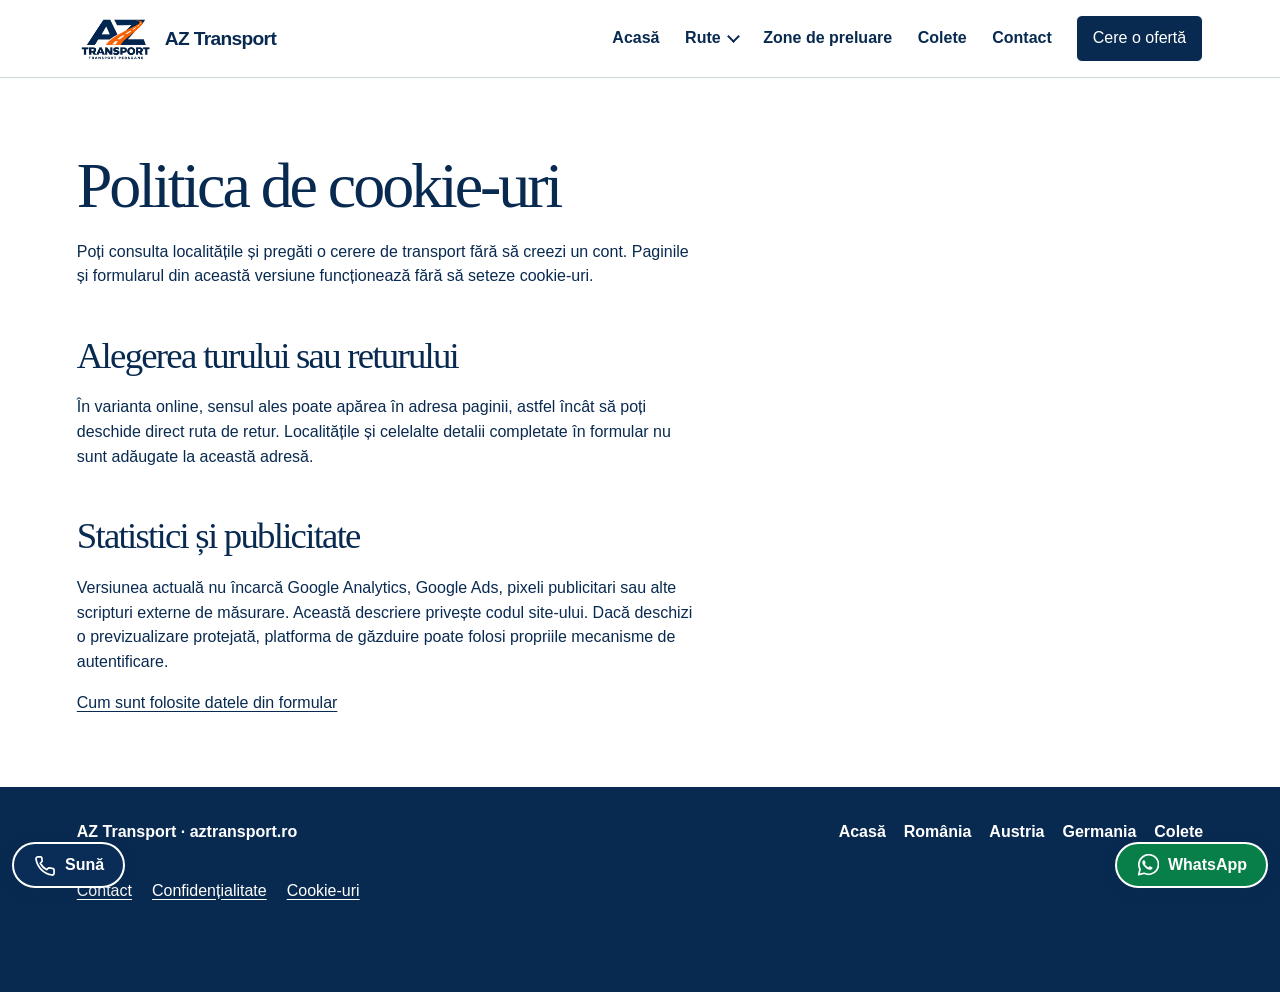
<file: politica-cookie.html>
<!doctype html>
<html lang="ro">
  <head>
    <meta charset="utf-8" />
    <meta name="viewport" content="width=device-width, initial-scale=1" />
    <meta name="theme-color" content="#092a50" />
    <title>Politica de cookie-uri | AZ Transport</title>
    <link rel="canonical" href="https://aztransport.ro/politica-cookie" />
    <meta
      name="description"
      content="Cookie-uri, statistici și preferințe în versiunea actuală a site-ului."
    />
    <link rel="stylesheet" href="assets/css/style.css" />
  </head>
  <body>
    <header>
      <a class="logo" href="index.html"
        ><img
          src="assets/img/az-transport.webp"
          alt=""
          width="300"
          height="200"
        /><span class="brand-name">AZ Transport</span></a
      ><button
        type="button"
        class="menu-toggle"
        aria-label="Meniu principal"
        aria-expanded="false"
        aria-controls="main-nav"
      >
        <span></span><span></span><span></span>
      </button>
      <nav id="main-nav" aria-label="Meniu principal">
        <a href="index.html">Acasă</a>
        <details class="routes-menu">
          <summary>Rute</summary>
          <div class="routes-panel">
            <a href="rute/romania-austria.html">România → Austria</a
            ><a href="rute/romania-germania.html">România → Germania</a>
            <hr />
            <a href="rute/germania-romania.html">Germania → România</a
            ><a href="rute/austria-romania.html">Austria → România</a>
          </div>
        </details>
        <a href="rute/romania.html">Zone de preluare</a
        ><a href="colete.html">Colete</a><a href="contact.html">Contact</a>
        <div class="phone-links">
          <strong>Rute</strong
          ><a href="rute/romania-austria.html">România → Austria</a
          ><a href="rute/romania-germania.html">România → Germania</a
          ><a href="rute/germania-romania.html">Germania → România</a
          ><a href="rute/austria-romania.html">Austria → România</a>
          <hr />
          <a href="colete.html">Colete</a
          ><a href="rute/romania.html">Zone de preluare</a
          ><a href="contact.html">Contact</a><a href="index.html">Acasă</a>
        </div>
      </nav>
      <a class="navcta" href="contact.html#cerere">Cere o ofertă</a>
    </header>
    <main>
      <article class="section legal-copy">
        <h1>Politica de cookie-uri</h1>
        <p>
          Poți consulta localitățile și pregăti o cerere de transport fără să
          creezi un cont. Paginile și formularul din această versiune
          funcționează fără să seteze cookie-uri.
        </p>
        <h2>Alegerea turului sau returului</h2>
        <p>
          În varianta online, sensul ales poate apărea în adresa paginii, astfel
          încât să poți deschide direct ruta de retur. Localitățile și celelalte
          detalii completate în formular nu sunt adăugate la această adresă.
        </p>
        <h2>Statistici și publicitate</h2>
        <p>
          Versiunea actuală nu încarcă Google Analytics, Google Ads, pixeli
          publicitari sau alte scripturi externe de măsurare. Această descriere
          privește codul site-ului. Dacă deschizi o previzualizare protejată,
          platforma de găzduire poate folosi propriile mecanisme de
          autentificare.
        </p>
        <p>
          <a href="confidentialitate.html"
            >Cum sunt folosite datele din formular</a
          >
        </p>
      </article>
    </main>
    <footer>
      <strong>AZ Transport · aztransport.ro</strong>
      <nav aria-label="Meniu de subsol">
        <a href="index.html" aria-current="page">Acasă</a
        ><a href="rute/romania.html">România</a
        ><a href="rute/romania-austria.html">Austria</a
        ><a href="rute/romania-germania.html">Germania</a
        ><a href="colete.html">Colete</a>
      </nav>
      <div class="policy-links">
        <a href="contact.html">Contact</a
        ><a href="confidentialitate.html">Confidențialitate</a
        ><a href="politica-cookie.html">Cookie-uri</a>
      </div>
    </footer>
    <div class="quick-contact" aria-label="Contact rapid">
      <a
        data-channel="call"
        href="contact.html#dispecerat"
        aria-label="Apel la AZ Transport"
        ><svg
          aria-hidden="true"
          viewBox="0 0 24 24"
          fill="none"
          stroke="currentColor"
          stroke-width="1.8"
          stroke-linecap="round"
          stroke-linejoin="round"
        >
          <path
            d="M22 16.92v3a2 2 0 0 1-2.18 2A19.8 19.8 0 0 1 3.1 5.18 2 2 0 0 1 5.1 3h3a1 1 0 0 1 1 .86l.47 3.27a1 1 0 0 1-.29.85L7.6 9.66a15 15 0 0 0 6.74 6.74l1.68-1.68a1 1 0 0 1 .85-.29l3.27.47A2 2 0 0 1 22 16.92z"
          /></svg
        >Sună</a
      ><a
        data-channel="whatsapp"
        href="contact.html#dispecerat"
        aria-label="WhatsApp AZ Transport"
        ><svg
          aria-hidden="true"
          viewBox="0 0 24 24"
          fill="none"
          stroke="currentColor"
          stroke-width="1.8"
          stroke-linecap="round"
          stroke-linejoin="round"
        >
          <path
            d="M20.4 3.6a10.3 10.3 0 0 0-16.2 12.3L2.8 21.5l5.7-1.4A10.3 10.3 0 0 0 20.4 3.6Z"
          />
          <path
            fill="currentColor"
            stroke="none"
            d="M8 6.6c-.5 0-1.4.7-1.4 2.2 0 2.7 4.4 7.3 7.8 7.7 1.3.2 2.7-.7 2.8-1.9.1-.4-.1-.6-.4-.7l-2.2-1c-.3-.1-.5-.1-.7.2l-.8 1c-1.6-.7-3-2-3.9-3.6l.7-.9c.2-.3.2-.5.1-.8L9 6.9c-.2-.4-.5-.3-1-.3Z"
          /></svg
        >WhatsApp</a
      >
    </div>
    <script defer src="assets/js/contact.js"></script>
  </body>
</html>
</file>
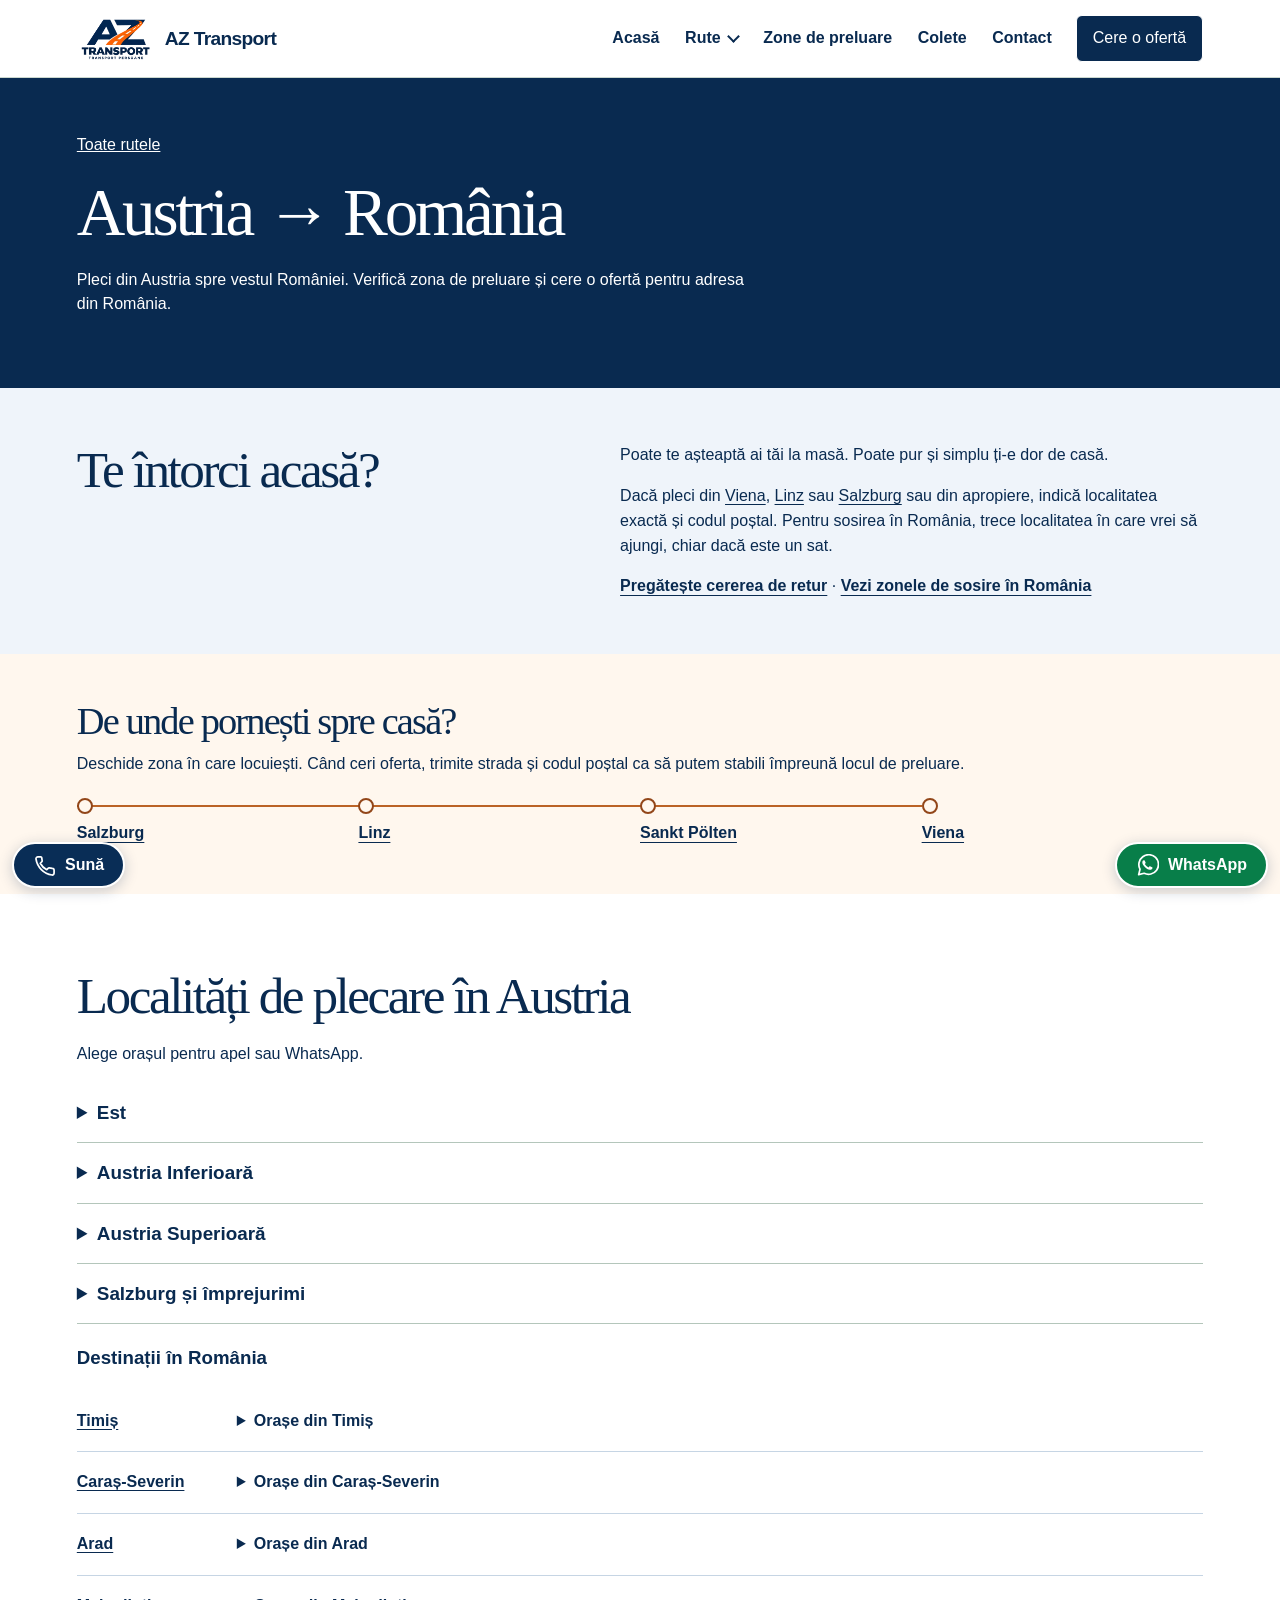
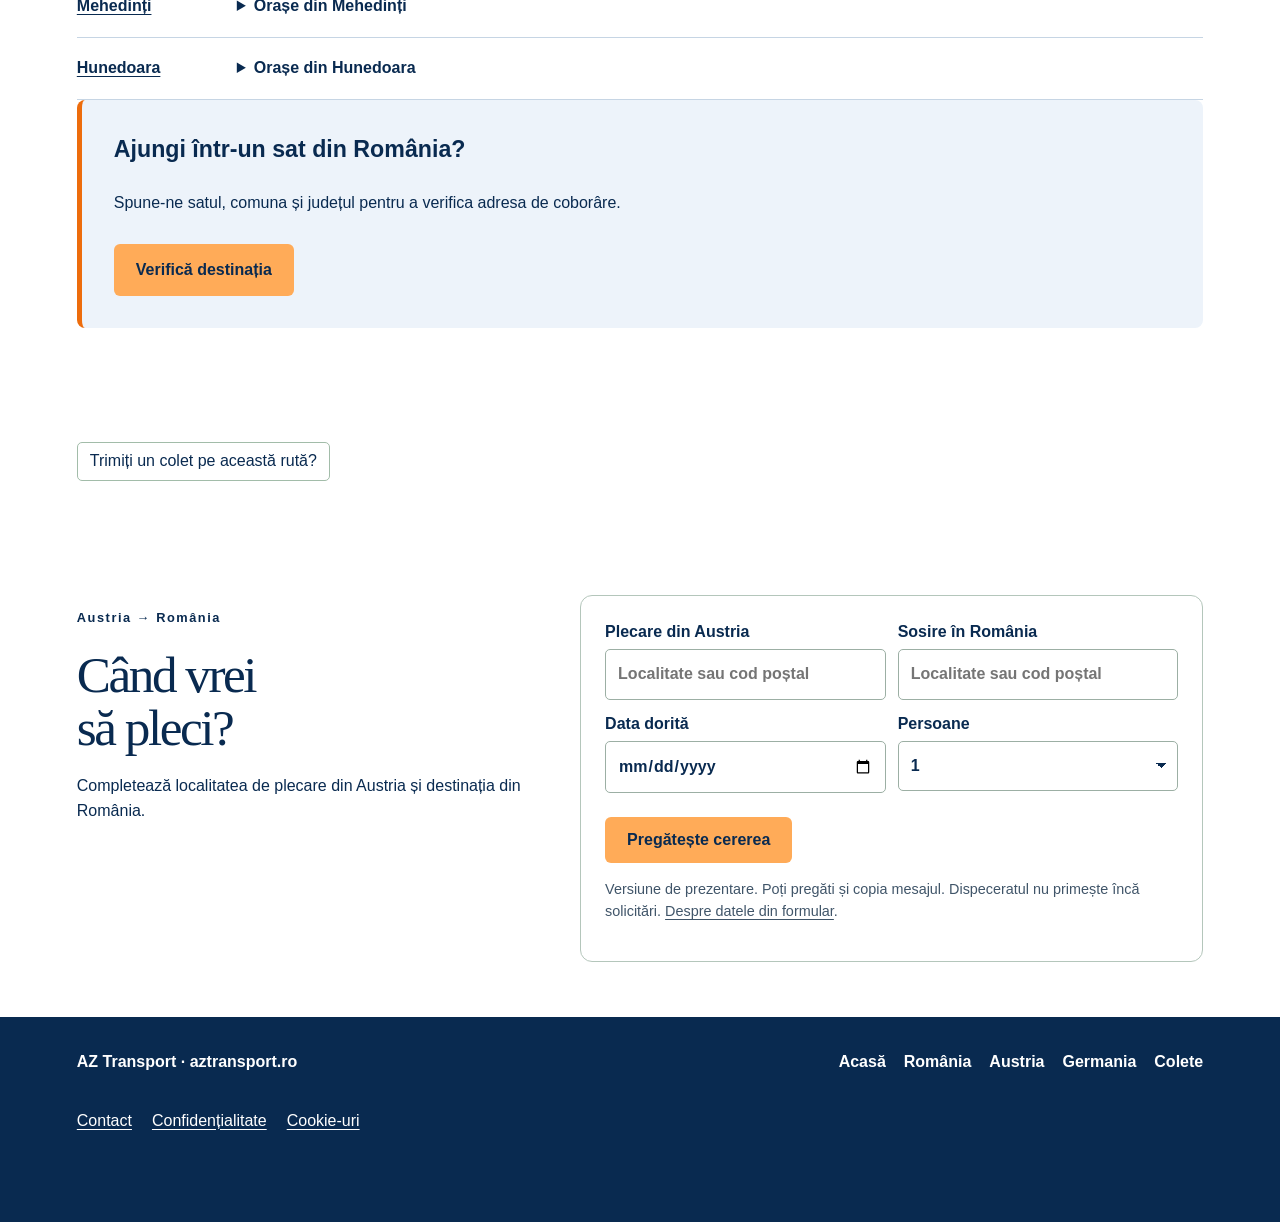
<file: rute/austria-romania.html>
<!doctype html>
<html lang="ro">
  <head>
    <meta charset="utf-8" />
    <meta name="viewport" content="width=device-width, initial-scale=1" />
    <meta name="theme-color" content="#092a50" />
    <title>Transport persoane Austria → România | AZ Transport</title>
    <link rel="canonical" href="https://aztransport.ro/rute/austria-romania" />
    <meta
      name="description"
      content="Pleci din Austria spre vestul României. Verifică zona de preluare și cere o ofertă pentru adresa din România."
    />
    <link rel="stylesheet" href="../assets/css/style.css" />
    <script defer src="../assets/js/app.js"></script>
  </head>
  <body>
    <header>
      <a class="logo" href="../index.html"
        ><img
          src="../assets/img/az-transport.webp"
          alt=""
          width="300"
          height="200"
        /><span class="brand-name">AZ Transport</span></a
      ><button
        type="button"
        class="menu-toggle"
        aria-label="Meniu principal"
        aria-expanded="false"
        aria-controls="main-nav"
      >
        <span></span><span></span><span></span>
      </button>
      <nav id="main-nav" aria-label="Meniu principal">
        <a href="../index.html">Acasă</a>
        <details class="routes-menu">
          <summary>Rute</summary>
          <div class="routes-panel">
            <a href="../rute/romania-austria.html">România → Austria</a
            ><a href="../rute/romania-germania.html">România → Germania</a>
            <hr />
            <a href="../rute/germania-romania.html">Germania → România</a
            ><a href="../rute/austria-romania.html" aria-current="page"
              >Austria → România</a
            >
          </div>
        </details>
        <a href="../rute/romania.html">Zone de preluare</a
        ><a href="../colete.html">Colete</a
        ><a href="../contact.html">Contact</a>
        <div class="phone-links">
          <strong>Rute</strong
          ><a href="../rute/romania-austria.html">România → Austria</a
          ><a href="../rute/romania-germania.html">România → Germania</a
          ><a href="../rute/germania-romania.html">Germania → România</a
          ><a href="../rute/austria-romania.html" aria-current="page"
            >Austria → România</a
          >
          <hr />
          <a href="../colete.html">Colete</a
          ><a href="../rute/romania.html">Zone de preluare</a
          ><a href="../contact.html">Contact</a
          ><a href="../index.html">Acasă</a>
        </div>
      </nav>
      <a class="navcta" href="#cerere">Cere o ofertă</a>
    </header>
    <main>
      <section class="section route-intro">
        <a href="../index.html#ruta">Toate rutele</a>
        <h1>Austria → România</h1>
        <p>
          Pleci din Austria spre vestul României. Verifică zona de preluare și
          cere o ofertă pentru adresa din România.
        </p>
      </section>
      <section class="section story">
        <h2>Te întorci acasă?</h2>
        <div>
          <p>
            Poate te așteaptă ai tăi la masă. Poate pur și simplu ți-e dor de
            casă.
          </p>
          <p>
            Dacă pleci din
            <button
              type="button"
              class="city"
              data-town="Viena"
              data-nation="Austria"
              aria-haspopup="dialog"
            >
              Viena</button
            >,
            <button
              type="button"
              class="city"
              data-town="Linz"
              data-nation="Austria"
              aria-haspopup="dialog"
            >
              Linz
            </button>
            sau
            <button
              type="button"
              class="city"
              data-town="Salzburg"
              data-nation="Austria"
              aria-haspopup="dialog"
            >
              Salzburg
            </button>
            sau din apropiere, indică localitatea exactă și codul poștal. Pentru
            sosirea în România, trece localitatea în care vrei să ajungi, chiar
            dacă este un sat.
          </p>
          <a href="austria-romania.html#cerere">Pregătește cererea de retur</a>
          ·
          <a href="romania.html?sens=retur">Vezi zonele de sosire în România</a>
        </div>
      </section>
      <section class="section journey">
        <h2>De unde pornești spre casă?</h2>
        <p>
          Deschide zona în care locuiești. Când ceri oferta, trimite strada și
          codul poștal ca să putem stabili împreună locul de preluare.
        </p>
        <ol>
          <li><a href="#zona-1">Salzburg</a></li>
          <li><a href="#zona-2">Linz</a></li>
          <li><a href="#zona-3">Sankt Pölten</a></li>
          <li><a href="#zona-4">Viena</a></li>
        </ol>
      </section>
      <section class="section route-body">
        <h2 id="area-title">Localități de plecare în Austria</h2>
        <p>Alege orașul pentru apel sau WhatsApp.</p>
        <details id="zona-4">
          <summary>Est</summary>
          <div class="cities">
            <button
              type="button"
              class="city"
              data-town="Viena"
              data-nation="Austria"
              aria-haspopup="dialog"
            >
              Viena</button
            ><button
              type="button"
              class="city"
              data-town="Schwechat"
              data-nation="Austria"
              aria-haspopup="dialog"
            >
              Schwechat</button
            ><button
              type="button"
              class="city"
              data-town="Mödling"
              data-nation="Austria"
              aria-haspopup="dialog"
            >
              Mödling
            </button>
          </div>
        </details>
        <details id="zona-3">
          <summary>Austria Inferioară</summary>
          <div class="cities">
            <button
              type="button"
              class="city"
              data-town="Sankt Pölten"
              data-nation="Austria"
              aria-haspopup="dialog"
            >
              Sankt Pölten</button
            ><button
              type="button"
              class="city"
              data-town="Amstetten"
              data-nation="Austria"
              aria-haspopup="dialog"
            >
              Amstetten
            </button>
          </div>
        </details>
        <details id="zona-2">
          <summary>Austria Superioară</summary>
          <div class="cities">
            <button
              type="button"
              class="city"
              data-town="Linz"
              data-nation="Austria"
              aria-haspopup="dialog"
            >
              Linz</button
            ><button
              type="button"
              class="city"
              data-town="Wels"
              data-nation="Austria"
              aria-haspopup="dialog"
            >
              Wels</button
            ><button
              type="button"
              class="city"
              data-town="Traun"
              data-nation="Austria"
              aria-haspopup="dialog"
            >
              Traun</button
            ><button
              type="button"
              class="city"
              data-town="Leonding"
              data-nation="Austria"
              aria-haspopup="dialog"
            >
              Leonding</button
            ><button
              type="button"
              class="city"
              data-town="Vöcklabruck"
              data-nation="Austria"
              aria-haspopup="dialog"
            >
              Vöcklabruck
            </button>
          </div>
        </details>
        <details id="zona-1">
          <summary>Salzburg și împrejurimi</summary>
          <div class="cities">
            <button
              type="button"
              class="city"
              data-town="Salzburg"
              data-nation="Austria"
              aria-haspopup="dialog"
            >
              Salzburg</button
            ><button
              type="button"
              class="city"
              data-town="Hallein"
              data-nation="Austria"
              aria-haspopup="dialog"
            >
              Hallein
            </button>
          </div>
        </details>
        <h3>Destinații în România</h3>
        <div class="county-row">
          <button
            type="button"
            class="city county"
            data-town="județul Timiș"
            data-nation="România"
            aria-haspopup="dialog"
          >
            Timiș
          </button>
          <details>
            <summary>Orașe din Timiș</summary>
            <div class="cities">
              <button
                type="button"
                class="city"
                data-town="Timișoara"
                data-nation="România"
                aria-haspopup="dialog"
              >
                Timișoara</button
              ><button
                type="button"
                class="city"
                data-town="Lugoj"
                data-nation="România"
                aria-haspopup="dialog"
              >
                Lugoj</button
              ><button
                type="button"
                class="city"
                data-town="Sânnicolau Mare"
                data-nation="România"
                aria-haspopup="dialog"
              >
                Sânnicolau Mare</button
              ><button
                type="button"
                class="city"
                data-town="Jimbolia"
                data-nation="România"
                aria-haspopup="dialog"
              >
                Jimbolia</button
              ><button
                type="button"
                class="city"
                data-town="Buziaș"
                data-nation="România"
                aria-haspopup="dialog"
              >
                Buziaș</button
              ><button
                type="button"
                class="city"
                data-town="Deta"
                data-nation="România"
                aria-haspopup="dialog"
              >
                Deta</button
              ><button
                type="button"
                class="city"
                data-town="Făget"
                data-nation="România"
                aria-haspopup="dialog"
              >
                Făget</button
              ><button
                type="button"
                class="city"
                data-town="Recaș"
                data-nation="România"
                aria-haspopup="dialog"
              >
                Recaș
              </button>
            </div>
          </details>
        </div>
        <div class="county-row">
          <button
            type="button"
            class="city county"
            data-town="județul Caraș-Severin"
            data-nation="România"
            aria-haspopup="dialog"
          >
            Caraș-Severin
          </button>
          <details>
            <summary>Orașe din Caraș-Severin</summary>
            <div class="cities">
              <button
                type="button"
                class="city"
                data-town="Reșița"
                data-nation="România"
                aria-haspopup="dialog"
              >
                Reșița</button
              ><button
                type="button"
                class="city"
                data-town="Caransebeș"
                data-nation="România"
                aria-haspopup="dialog"
              >
                Caransebeș</button
              ><button
                type="button"
                class="city"
                data-town="Bocșa"
                data-nation="România"
                aria-haspopup="dialog"
              >
                Bocșa</button
              ><button
                type="button"
                class="city"
                data-town="Oravița"
                data-nation="România"
                aria-haspopup="dialog"
              >
                Oravița</button
              ><button
                type="button"
                class="city"
                data-town="Moldova Nouă"
                data-nation="România"
                aria-haspopup="dialog"
              >
                Moldova Nouă</button
              ><button
                type="button"
                class="city"
                data-town="Oțelu Roșu"
                data-nation="România"
                aria-haspopup="dialog"
              >
                Oțelu Roșu
              </button>
            </div>
          </details>
        </div>
        <div class="county-row">
          <button
            type="button"
            class="city county"
            data-town="județul Arad"
            data-nation="România"
            aria-haspopup="dialog"
          >
            Arad
          </button>
          <details>
            <summary>Orașe din Arad</summary>
            <div class="cities">
              <button
                type="button"
                class="city"
                data-town="Arad"
                data-nation="România"
                aria-haspopup="dialog"
              >
                Arad</button
              ><button
                type="button"
                class="city"
                data-town="Pecica"
                data-nation="România"
                aria-haspopup="dialog"
              >
                Pecica</button
              ><button
                type="button"
                class="city"
                data-town="Sântana"
                data-nation="România"
                aria-haspopup="dialog"
              >
                Sântana</button
              ><button
                type="button"
                class="city"
                data-town="Ineu"
                data-nation="România"
                aria-haspopup="dialog"
              >
                Ineu</button
              ><button
                type="button"
                class="city"
                data-town="Lipova"
                data-nation="România"
                aria-haspopup="dialog"
              >
                Lipova</button
              ><button
                type="button"
                class="city"
                data-town="Chișineu-Criș"
                data-nation="România"
                aria-haspopup="dialog"
              >
                Chișineu-Criș</button
              ><button
                type="button"
                class="city"
                data-town="Curtici"
                data-nation="România"
                aria-haspopup="dialog"
              >
                Curtici</button
              ><button
                type="button"
                class="city"
                data-town="Nădlac"
                data-nation="România"
                aria-haspopup="dialog"
              >
                Nădlac
              </button>
            </div>
          </details>
        </div>
        <div class="county-row">
          <button
            type="button"
            class="city county"
            data-town="județul Mehedinți"
            data-nation="România"
            aria-haspopup="dialog"
          >
            Mehedinți
          </button>
          <details>
            <summary>Orașe din Mehedinți</summary>
            <div class="cities">
              <button
                type="button"
                class="city"
                data-town="Drobeta-Turnu Severin"
                data-nation="România"
                aria-haspopup="dialog"
              >
                Drobeta-Turnu Severin</button
              ><button
                type="button"
                class="city"
                data-town="Orșova"
                data-nation="România"
                aria-haspopup="dialog"
              >
                Orșova</button
              ><button
                type="button"
                class="city"
                data-town="Strehaia"
                data-nation="România"
                aria-haspopup="dialog"
              >
                Strehaia
              </button>
            </div>
          </details>
        </div>
        <div class="county-row">
          <button
            type="button"
            class="city county"
            data-town="județul Hunedoara"
            data-nation="România"
            aria-haspopup="dialog"
          >
            Hunedoara
          </button>
          <details>
            <summary>Orașe din Hunedoara</summary>
            <div class="cities">
              <button
                type="button"
                class="city"
                data-town="Deva"
                data-nation="România"
                aria-haspopup="dialog"
              >
                Deva</button
              ><button
                type="button"
                class="city"
                data-town="Hunedoara"
                data-nation="România"
                aria-haspopup="dialog"
              >
                Hunedoara</button
              ><button
                type="button"
                class="city"
                data-town="Petroșani"
                data-nation="România"
                aria-haspopup="dialog"
              >
                Petroșani</button
              ><button
                type="button"
                class="city"
                data-town="Vulcan"
                data-nation="România"
                aria-haspopup="dialog"
              >
                Vulcan</button
              ><button
                type="button"
                class="city"
                data-town="Lupeni"
                data-nation="România"
                aria-haspopup="dialog"
              >
                Lupeni</button
              ><button
                type="button"
                class="city"
                data-town="Petrila"
                data-nation="România"
                aria-haspopup="dialog"
              >
                Petrila</button
              ><button
                type="button"
                class="city"
                data-town="Orăștie"
                data-nation="România"
                aria-haspopup="dialog"
              >
                Orăștie</button
              ><button
                type="button"
                class="city"
                data-town="Simeria"
                data-nation="România"
                aria-haspopup="dialog"
              >
                Simeria</button
              ><button
                type="button"
                class="city"
                data-town="Brad"
                data-nation="România"
                aria-haspopup="dialog"
              >
                Brad</button
              ><button
                type="button"
                class="city"
                data-town="Hațeg"
                data-nation="România"
                aria-haspopup="dialog"
              >
                Hațeg
              </button>
            </div>
          </details>
        </div>
        <aside class="pickup-cta">
          <h3>Ajungi într-un sat din România?</h3>
          <p>
            Spune-ne satul, comuna și județul pentru a verifica adresa de
            coborâre.
          </p>
          <a class="btn" href="#cerere">Verifică destinația</a>
        </aside>
      </section>
      <div class="section">
        <a class="route-link" href="../colete.html?ruta=austria-romania#cerere"
          >Trimiți un colet pe această rută?</a
        >
      </div>
      <section class="section booking" id="cerere">
        <div>
          <p class="kicker">Austria → România</p>
          <h2>Când vrei <br />să pleci?</h2>
          <p>
            Completează localitatea de plecare din Austria și destinația din
            România.
          </p>
        </div>
        <form>
          <input type="hidden" id="sens" value="Austria → România" />
          <div class="pair">
            <label
              >Plecare din Austria<input
                id="start"
                required
                maxlength="120"
                placeholder="Localitate sau cod poștal" /></label
            ><label
              >Sosire în România<input
                id="end"
                required
                maxlength="120"
                placeholder="Localitate sau cod poștal"
            /></label>
          </div>
          <div class="pair">
            <label>Data dorită<input id="date" type="date" required /></label
            ><label
              >Persoane<select id="people">
                <option>1</option>
                <option>2</option>
                <option>3</option>
                <option>4</option>
                <option>5</option>
                <option>6</option>
                <option>7</option>
              </select></label
            >
          </div>
          <button class="btn">Pregătește cererea</button>
          <p class="note">
            Versiune de prezentare. Poți pregăti și copia mesajul. Dispeceratul
            nu primește încă solicitări.
            <a class="privacy-link" href="../confidentialitate.html"
              >Despre datele din formular</a
            >.
          </p>
          <div id="result" hidden>
            <label
              >Mesajul tău<textarea
                id="message"
                rows="5"
                readonly
              ></textarea></label
            ><button type="button" id="copy">Copiază mesajul</button>
            <span id="feedback" role="status"></span>
          </div>
        </form>
      </section>
    </main>
    <footer>
      <strong>AZ Transport · aztransport.ro</strong>
      <nav aria-label="Meniu de subsol">
        <a href="../index.html">Acasă</a><a href="romania.html">România</a
        ><a href="austria-romania.html" aria-current="page">Austria</a
        ><a href="romania-germania.html">Germania</a
        ><a href="../colete.html">Colete</a>
      </nav>
      <div class="policy-links">
        <a href="../contact.html">Contact</a
        ><a href="../confidentialitate.html">Confidențialitate</a
        ><a href="../politica-cookie.html">Cookie-uri</a>
      </div>
    </footer>
    <div class="quick-contact" aria-label="Contact rapid">
      <a
        data-channel="call"
        href="../contact.html#dispecerat"
        aria-label="Apel la AZ Transport"
        ><svg
          aria-hidden="true"
          viewBox="0 0 24 24"
          fill="none"
          stroke="currentColor"
          stroke-width="1.8"
          stroke-linecap="round"
          stroke-linejoin="round"
        >
          <path
            d="M22 16.92v3a2 2 0 0 1-2.18 2A19.8 19.8 0 0 1 3.1 5.18 2 2 0 0 1 5.1 3h3a1 1 0 0 1 1 .86l.47 3.27a1 1 0 0 1-.29.85L7.6 9.66a15 15 0 0 0 6.74 6.74l1.68-1.68a1 1 0 0 1 .85-.29l3.27.47A2 2 0 0 1 22 16.92z"
          /></svg
        >Sună</a
      ><a
        data-channel="whatsapp"
        href="../contact.html#dispecerat"
        aria-label="WhatsApp AZ Transport"
        ><svg
          aria-hidden="true"
          viewBox="0 0 24 24"
          fill="none"
          stroke="currentColor"
          stroke-width="1.8"
          stroke-linecap="round"
          stroke-linejoin="round"
        >
          <path
            d="M20.4 3.6a10.3 10.3 0 0 0-16.2 12.3L2.8 21.5l5.7-1.4A10.3 10.3 0 0 0 20.4 3.6Z"
          />
          <path
            fill="currentColor"
            stroke="none"
            d="M8 6.6c-.5 0-1.4.7-1.4 2.2 0 2.7 4.4 7.3 7.8 7.7 1.3.2 2.7-.7 2.8-1.9.1-.4-.1-.6-.4-.7l-2.2-1c-.3-.1-.5-.1-.7.2l-.8 1c-1.6-.7-3-2-3.9-3.6l.7-.9c.2-.3.2-.5.1-.8L9 6.9c-.2-.4-.5-.3-1-.3Z"
          /></svg
        >WhatsApp</a
      >
    </div>
    <script defer src="../assets/js/contact.js"></script>
    <dialog id="city-contact" aria-labelledby="city-title">
      <form method="dialog">
        <button aria-label="Închide" class="dismiss">×</button>
      </form>
      <h2 id="city-title"></h2>
      <p id="city-context"></p>
      <div class="actions">
        <a data-channel="call"
          ><svg
            aria-hidden="true"
            viewBox="0 0 24 24"
            fill="none"
            stroke="currentColor"
            stroke-width="1.8"
            stroke-linecap="round"
            stroke-linejoin="round"
          >
            <path
              d="M22 16.92v3a2 2 0 0 1-2.18 2A19.8 19.8 0 0 1 3.1 5.18 2 2 0 0 1 5.1 3h3a1 1 0 0 1 1 .86l.47 3.27a1 1 0 0 1-.29.85L7.6 9.66a15 15 0 0 0 6.74 6.74l1.68-1.68a1 1 0 0 1 .85-.29l3.27.47A2 2 0 0 1 22 16.92z"
            /></svg
          >Sună</a
        ><a data-channel="whatsapp"
          ><svg
            aria-hidden="true"
            viewBox="0 0 24 24"
            fill="none"
            stroke="currentColor"
            stroke-width="1.8"
            stroke-linecap="round"
            stroke-linejoin="round"
          >
            <path
              d="M20.4 3.6a10.3 10.3 0 0 0-16.2 12.3L2.8 21.5l5.7-1.4A10.3 10.3 0 0 0 20.4 3.6Z"
            />
            <path
              fill="currentColor"
              stroke="none"
              d="M8 6.6c-.5 0-1.4.7-1.4 2.2 0 2.7 4.4 7.3 7.8 7.7 1.3.2 2.7-.7 2.8-1.9.1-.4-.1-.6-.4-.7l-2.2-1c-.3-.1-.5-.1-.7.2l-.8 1c-1.6-.7-3-2-3.9-3.6l.7-.9c.2-.3.2-.5.1-.8L9 6.9c-.2-.4-.5-.3-1-.3Z"
            /></svg
          >WhatsApp</a
        >
      </div>
      <small id="city-note"
        >Datele de contact vor fi disponibile la lansare.</small
      >
    </dialog>
  </body>
</html>
</file>
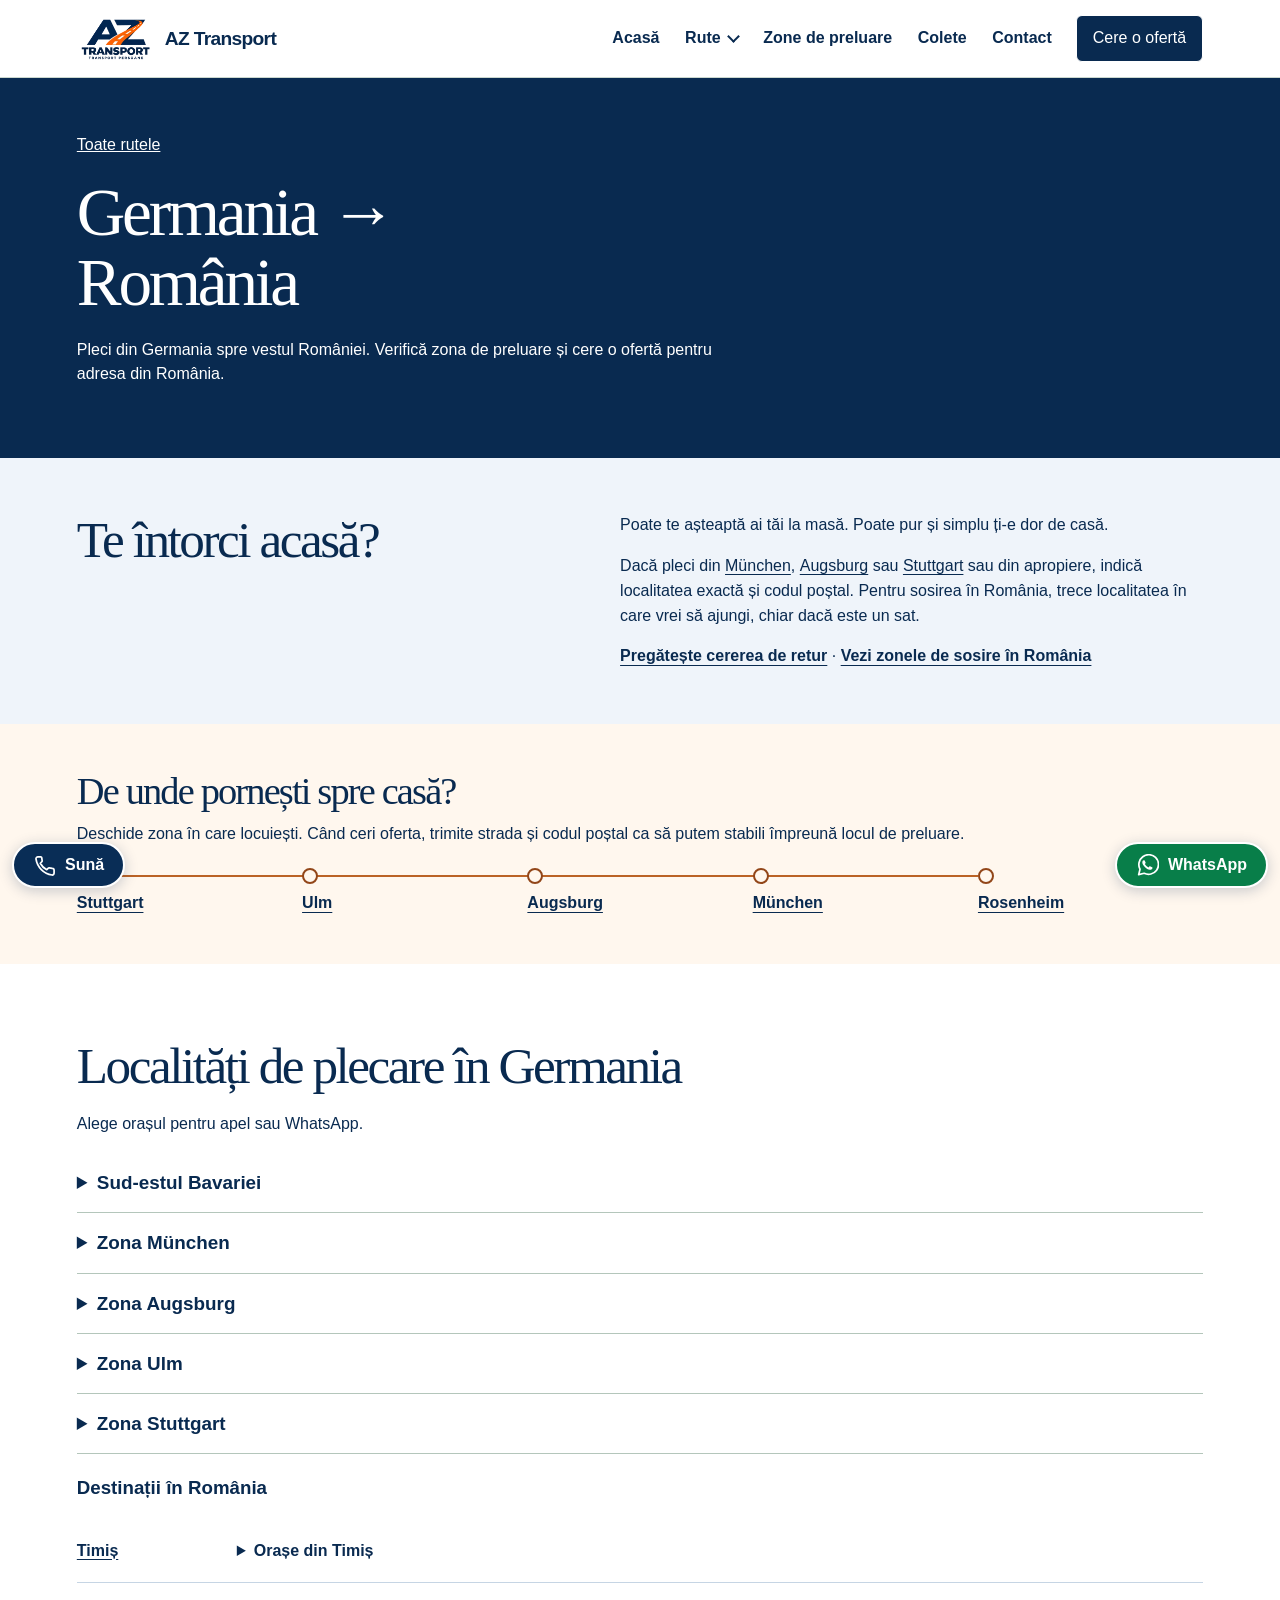
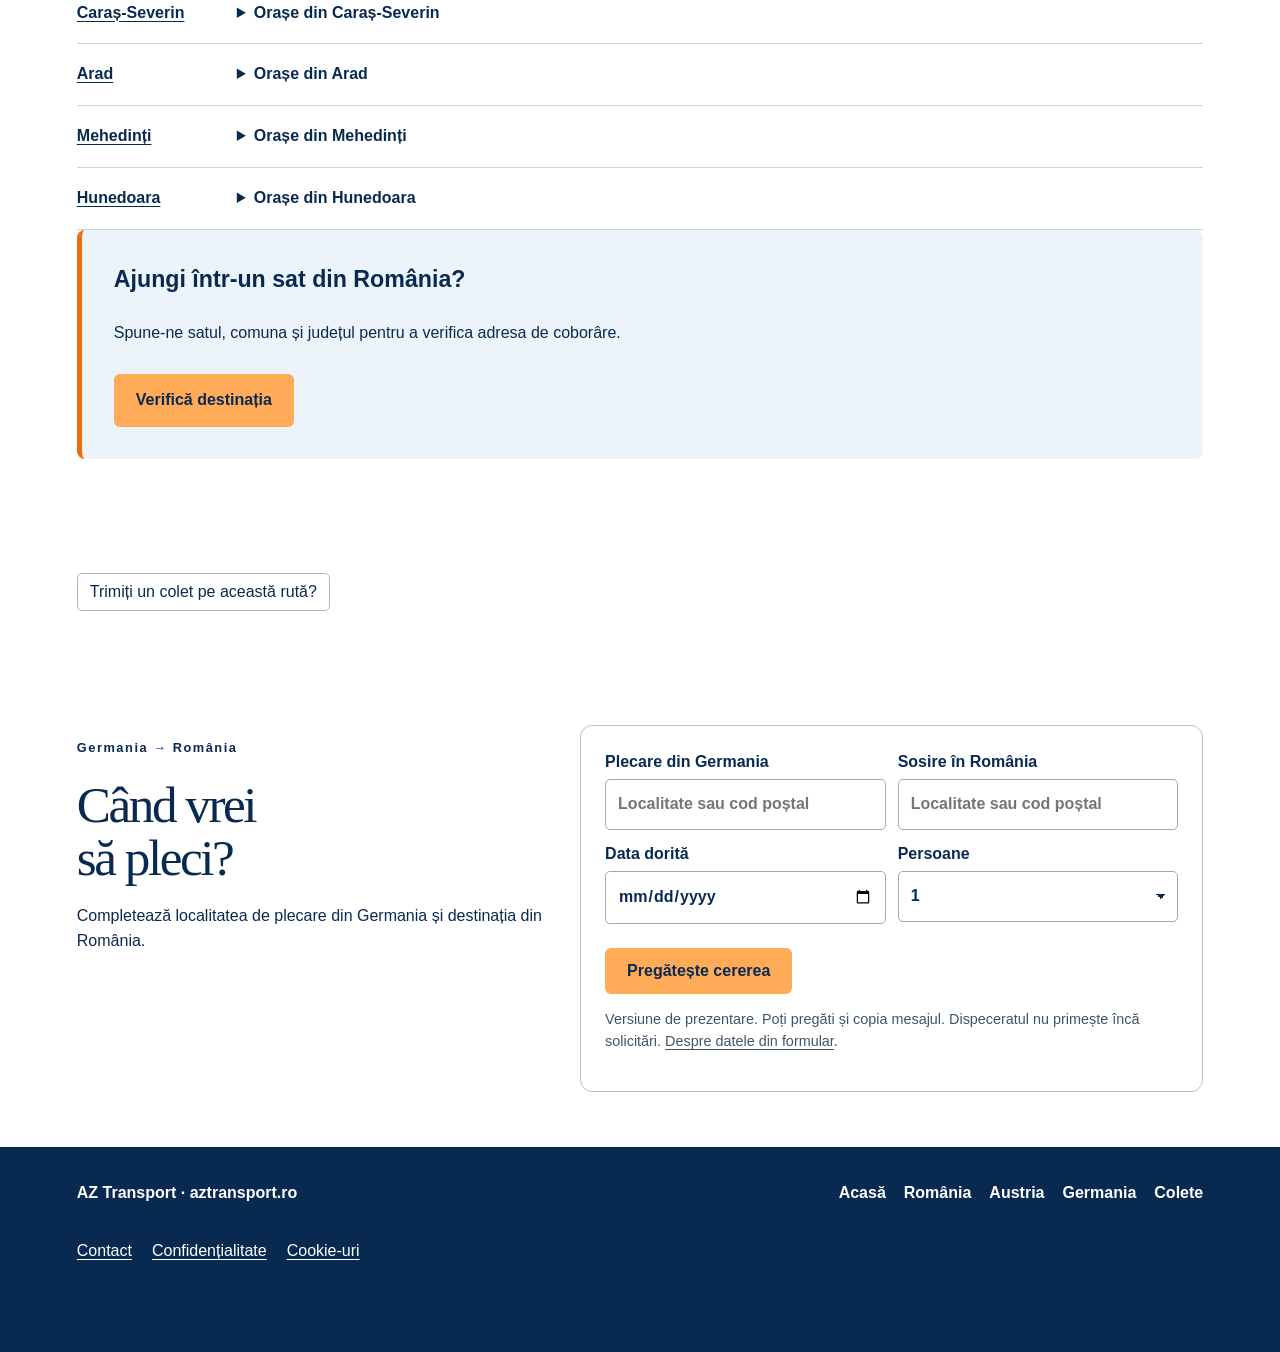
<file: rute/germania-romania.html>
<!doctype html>
<html lang="ro">
  <head>
    <meta charset="utf-8" />
    <meta name="viewport" content="width=device-width, initial-scale=1" />
    <meta name="theme-color" content="#092a50" />
    <title>Transport persoane Germania → România | AZ Transport</title>
    <link rel="canonical" href="https://aztransport.ro/rute/germania-romania" />
    <meta
      name="description"
      content="Pleci din Germania spre vestul României. Verifică zona de preluare și cere o ofertă pentru adresa din România."
    />
    <link rel="stylesheet" href="../assets/css/style.css" />
    <script defer src="../assets/js/app.js"></script>
  </head>
  <body>
    <header>
      <a class="logo" href="../index.html"
        ><img
          src="../assets/img/az-transport.webp"
          alt=""
          width="300"
          height="200"
        /><span class="brand-name">AZ Transport</span></a
      ><button
        type="button"
        class="menu-toggle"
        aria-label="Meniu principal"
        aria-expanded="false"
        aria-controls="main-nav"
      >
        <span></span><span></span><span></span>
      </button>
      <nav id="main-nav" aria-label="Meniu principal">
        <a href="../index.html">Acasă</a>
        <details class="routes-menu">
          <summary>Rute</summary>
          <div class="routes-panel">
            <a href="../rute/romania-austria.html">România → Austria</a
            ><a href="../rute/romania-germania.html">România → Germania</a>
            <hr />
            <a href="../rute/germania-romania.html" aria-current="page"
              >Germania → România</a
            ><a href="../rute/austria-romania.html">Austria → România</a>
          </div>
        </details>
        <a href="../rute/romania.html">Zone de preluare</a
        ><a href="../colete.html">Colete</a
        ><a href="../contact.html">Contact</a>
        <div class="phone-links">
          <strong>Rute</strong
          ><a href="../rute/romania-austria.html">România → Austria</a
          ><a href="../rute/romania-germania.html">România → Germania</a
          ><a href="../rute/germania-romania.html" aria-current="page"
            >Germania → România</a
          ><a href="../rute/austria-romania.html">Austria → România</a>
          <hr />
          <a href="../colete.html">Colete</a
          ><a href="../rute/romania.html">Zone de preluare</a
          ><a href="../contact.html">Contact</a
          ><a href="../index.html">Acasă</a>
        </div>
      </nav>
      <a class="navcta" href="#cerere">Cere o ofertă</a>
    </header>
    <main>
      <section class="section route-intro">
        <a href="../index.html#ruta">Toate rutele</a>
        <h1>Germania → România</h1>
        <p>
          Pleci din Germania spre vestul României. Verifică zona de preluare și
          cere o ofertă pentru adresa din România.
        </p>
      </section>
      <section class="section story">
        <h2>Te întorci acasă?</h2>
        <div>
          <p>
            Poate te așteaptă ai tăi la masă. Poate pur și simplu ți-e dor de
            casă.
          </p>
          <p>
            Dacă pleci din
            <button
              type="button"
              class="city"
              data-town="München"
              data-nation="Germania"
              aria-haspopup="dialog"
            >
              München</button
            >,
            <button
              type="button"
              class="city"
              data-town="Augsburg"
              data-nation="Germania"
              aria-haspopup="dialog"
            >
              Augsburg
            </button>
            sau
            <button
              type="button"
              class="city"
              data-town="Stuttgart"
              data-nation="Germania"
              aria-haspopup="dialog"
            >
              Stuttgart
            </button>
            sau din apropiere, indică localitatea exactă și codul poștal. Pentru
            sosirea în România, trece localitatea în care vrei să ajungi, chiar
            dacă este un sat.
          </p>
          <a href="germania-romania.html#cerere">Pregătește cererea de retur</a>
          ·
          <a href="romania.html?sens=retur">Vezi zonele de sosire în România</a>
        </div>
      </section>
      <section class="section journey">
        <h2>De unde pornești spre casă?</h2>
        <p>
          Deschide zona în care locuiești. Când ceri oferta, trimite strada și
          codul poștal ca să putem stabili împreună locul de preluare.
        </p>
        <ol>
          <li><a href="#zona-1">Stuttgart</a></li>
          <li><a href="#zona-2">Ulm</a></li>
          <li><a href="#zona-3">Augsburg</a></li>
          <li><a href="#zona-4">München</a></li>
          <li><a href="#zona-5">Rosenheim</a></li>
        </ol>
      </section>
      <section class="section route-body">
        <h2 id="area-title">Localități de plecare în Germania</h2>
        <p>Alege orașul pentru apel sau WhatsApp.</p>
        <details id="zona-5">
          <summary>Sud-estul Bavariei</summary>
          <div class="cities">
            <button
              type="button"
              class="city"
              data-town="Rosenheim"
              data-nation="Germania"
              aria-haspopup="dialog"
            >
              Rosenheim</button
            ><button
              type="button"
              class="city"
              data-town="Traunstein"
              data-nation="Germania"
              aria-haspopup="dialog"
            >
              Traunstein</button
            ><button
              type="button"
              class="city"
              data-town="Kolbermoor"
              data-nation="Germania"
              aria-haspopup="dialog"
            >
              Kolbermoor
            </button>
          </div>
        </details>
        <details id="zona-4">
          <summary>Zona München</summary>
          <div class="cities">
            <button
              type="button"
              class="city"
              data-town="München"
              data-nation="Germania"
              aria-haspopup="dialog"
            >
              München</button
            ><button
              type="button"
              class="city"
              data-town="Dachau"
              data-nation="Germania"
              aria-haspopup="dialog"
            >
              Dachau</button
            ><button
              type="button"
              class="city"
              data-town="Germering"
              data-nation="Germania"
              aria-haspopup="dialog"
            >
              Germering</button
            ><button
              type="button"
              class="city"
              data-town="Fürstenfeldbruck"
              data-nation="Germania"
              aria-haspopup="dialog"
            >
              Fürstenfeldbruck
            </button>
          </div>
        </details>
        <details id="zona-3">
          <summary>Zona Augsburg</summary>
          <div class="cities">
            <button
              type="button"
              class="city"
              data-town="Augsburg"
              data-nation="Germania"
              aria-haspopup="dialog"
            >
              Augsburg</button
            ><button
              type="button"
              class="city"
              data-town="Friedberg"
              data-nation="Germania"
              aria-haspopup="dialog"
            >
              Friedberg</button
            ><button
              type="button"
              class="city"
              data-town="Königsbrunn"
              data-nation="Germania"
              aria-haspopup="dialog"
            >
              Königsbrunn</button
            ><button
              type="button"
              class="city"
              data-town="Gersthofen"
              data-nation="Germania"
              aria-haspopup="dialog"
            >
              Gersthofen
            </button>
          </div>
        </details>
        <details id="zona-2">
          <summary>Zona Ulm</summary>
          <div class="cities">
            <button
              type="button"
              class="city"
              data-town="Günzburg"
              data-nation="Germania"
              aria-haspopup="dialog"
            >
              Günzburg</button
            ><button
              type="button"
              class="city"
              data-town="Neu-Ulm"
              data-nation="Germania"
              aria-haspopup="dialog"
            >
              Neu-Ulm</button
            ><button
              type="button"
              class="city"
              data-town="Ulm"
              data-nation="Germania"
              aria-haspopup="dialog"
            >
              Ulm
            </button>
          </div>
        </details>
        <details id="zona-1">
          <summary>Zona Stuttgart</summary>
          <div class="cities">
            <button
              type="button"
              class="city"
              data-town="Stuttgart"
              data-nation="Germania"
              aria-haspopup="dialog"
            >
              Stuttgart</button
            ><button
              type="button"
              class="city"
              data-town="Esslingen am Neckar"
              data-nation="Germania"
              aria-haspopup="dialog"
            >
              Esslingen am Neckar</button
            ><button
              type="button"
              class="city"
              data-town="Nürtingen"
              data-nation="Germania"
              aria-haspopup="dialog"
            >
              Nürtingen</button
            ><button
              type="button"
              class="city"
              data-town="Kirchheim unter Teck"
              data-nation="Germania"
              aria-haspopup="dialog"
            >
              Kirchheim unter Teck</button
            ><button
              type="button"
              class="city"
              data-town="Filderstadt"
              data-nation="Germania"
              aria-haspopup="dialog"
            >
              Filderstadt
            </button>
          </div>
        </details>
        <h3>Destinații în România</h3>
        <div class="county-row">
          <button
            type="button"
            class="city county"
            data-town="județul Timiș"
            data-nation="România"
            aria-haspopup="dialog"
          >
            Timiș
          </button>
          <details>
            <summary>Orașe din Timiș</summary>
            <div class="cities">
              <button
                type="button"
                class="city"
                data-town="Timișoara"
                data-nation="România"
                aria-haspopup="dialog"
              >
                Timișoara</button
              ><button
                type="button"
                class="city"
                data-town="Lugoj"
                data-nation="România"
                aria-haspopup="dialog"
              >
                Lugoj</button
              ><button
                type="button"
                class="city"
                data-town="Sânnicolau Mare"
                data-nation="România"
                aria-haspopup="dialog"
              >
                Sânnicolau Mare</button
              ><button
                type="button"
                class="city"
                data-town="Jimbolia"
                data-nation="România"
                aria-haspopup="dialog"
              >
                Jimbolia</button
              ><button
                type="button"
                class="city"
                data-town="Buziaș"
                data-nation="România"
                aria-haspopup="dialog"
              >
                Buziaș</button
              ><button
                type="button"
                class="city"
                data-town="Deta"
                data-nation="România"
                aria-haspopup="dialog"
              >
                Deta</button
              ><button
                type="button"
                class="city"
                data-town="Făget"
                data-nation="România"
                aria-haspopup="dialog"
              >
                Făget</button
              ><button
                type="button"
                class="city"
                data-town="Recaș"
                data-nation="România"
                aria-haspopup="dialog"
              >
                Recaș
              </button>
            </div>
          </details>
        </div>
        <div class="county-row">
          <button
            type="button"
            class="city county"
            data-town="județul Caraș-Severin"
            data-nation="România"
            aria-haspopup="dialog"
          >
            Caraș-Severin
          </button>
          <details>
            <summary>Orașe din Caraș-Severin</summary>
            <div class="cities">
              <button
                type="button"
                class="city"
                data-town="Reșița"
                data-nation="România"
                aria-haspopup="dialog"
              >
                Reșița</button
              ><button
                type="button"
                class="city"
                data-town="Caransebeș"
                data-nation="România"
                aria-haspopup="dialog"
              >
                Caransebeș</button
              ><button
                type="button"
                class="city"
                data-town="Bocșa"
                data-nation="România"
                aria-haspopup="dialog"
              >
                Bocșa</button
              ><button
                type="button"
                class="city"
                data-town="Oravița"
                data-nation="România"
                aria-haspopup="dialog"
              >
                Oravița</button
              ><button
                type="button"
                class="city"
                data-town="Moldova Nouă"
                data-nation="România"
                aria-haspopup="dialog"
              >
                Moldova Nouă</button
              ><button
                type="button"
                class="city"
                data-town="Oțelu Roșu"
                data-nation="România"
                aria-haspopup="dialog"
              >
                Oțelu Roșu
              </button>
            </div>
          </details>
        </div>
        <div class="county-row">
          <button
            type="button"
            class="city county"
            data-town="județul Arad"
            data-nation="România"
            aria-haspopup="dialog"
          >
            Arad
          </button>
          <details>
            <summary>Orașe din Arad</summary>
            <div class="cities">
              <button
                type="button"
                class="city"
                data-town="Arad"
                data-nation="România"
                aria-haspopup="dialog"
              >
                Arad</button
              ><button
                type="button"
                class="city"
                data-town="Pecica"
                data-nation="România"
                aria-haspopup="dialog"
              >
                Pecica</button
              ><button
                type="button"
                class="city"
                data-town="Sântana"
                data-nation="România"
                aria-haspopup="dialog"
              >
                Sântana</button
              ><button
                type="button"
                class="city"
                data-town="Ineu"
                data-nation="România"
                aria-haspopup="dialog"
              >
                Ineu</button
              ><button
                type="button"
                class="city"
                data-town="Lipova"
                data-nation="România"
                aria-haspopup="dialog"
              >
                Lipova</button
              ><button
                type="button"
                class="city"
                data-town="Chișineu-Criș"
                data-nation="România"
                aria-haspopup="dialog"
              >
                Chișineu-Criș</button
              ><button
                type="button"
                class="city"
                data-town="Curtici"
                data-nation="România"
                aria-haspopup="dialog"
              >
                Curtici</button
              ><button
                type="button"
                class="city"
                data-town="Nădlac"
                data-nation="România"
                aria-haspopup="dialog"
              >
                Nădlac
              </button>
            </div>
          </details>
        </div>
        <div class="county-row">
          <button
            type="button"
            class="city county"
            data-town="județul Mehedinți"
            data-nation="România"
            aria-haspopup="dialog"
          >
            Mehedinți
          </button>
          <details>
            <summary>Orașe din Mehedinți</summary>
            <div class="cities">
              <button
                type="button"
                class="city"
                data-town="Drobeta-Turnu Severin"
                data-nation="România"
                aria-haspopup="dialog"
              >
                Drobeta-Turnu Severin</button
              ><button
                type="button"
                class="city"
                data-town="Orșova"
                data-nation="România"
                aria-haspopup="dialog"
              >
                Orșova</button
              ><button
                type="button"
                class="city"
                data-town="Strehaia"
                data-nation="România"
                aria-haspopup="dialog"
              >
                Strehaia
              </button>
            </div>
          </details>
        </div>
        <div class="county-row">
          <button
            type="button"
            class="city county"
            data-town="județul Hunedoara"
            data-nation="România"
            aria-haspopup="dialog"
          >
            Hunedoara
          </button>
          <details>
            <summary>Orașe din Hunedoara</summary>
            <div class="cities">
              <button
                type="button"
                class="city"
                data-town="Deva"
                data-nation="România"
                aria-haspopup="dialog"
              >
                Deva</button
              ><button
                type="button"
                class="city"
                data-town="Hunedoara"
                data-nation="România"
                aria-haspopup="dialog"
              >
                Hunedoara</button
              ><button
                type="button"
                class="city"
                data-town="Petroșani"
                data-nation="România"
                aria-haspopup="dialog"
              >
                Petroșani</button
              ><button
                type="button"
                class="city"
                data-town="Vulcan"
                data-nation="România"
                aria-haspopup="dialog"
              >
                Vulcan</button
              ><button
                type="button"
                class="city"
                data-town="Lupeni"
                data-nation="România"
                aria-haspopup="dialog"
              >
                Lupeni</button
              ><button
                type="button"
                class="city"
                data-town="Petrila"
                data-nation="România"
                aria-haspopup="dialog"
              >
                Petrila</button
              ><button
                type="button"
                class="city"
                data-town="Orăștie"
                data-nation="România"
                aria-haspopup="dialog"
              >
                Orăștie</button
              ><button
                type="button"
                class="city"
                data-town="Simeria"
                data-nation="România"
                aria-haspopup="dialog"
              >
                Simeria</button
              ><button
                type="button"
                class="city"
                data-town="Brad"
                data-nation="România"
                aria-haspopup="dialog"
              >
                Brad</button
              ><button
                type="button"
                class="city"
                data-town="Hațeg"
                data-nation="România"
                aria-haspopup="dialog"
              >
                Hațeg
              </button>
            </div>
          </details>
        </div>
        <aside class="pickup-cta">
          <h3>Ajungi într-un sat din România?</h3>
          <p>
            Spune-ne satul, comuna și județul pentru a verifica adresa de
            coborâre.
          </p>
          <a class="btn" href="#cerere">Verifică destinația</a>
        </aside>
      </section>
      <div class="section">
        <a class="route-link" href="../colete.html?ruta=germania-romania#cerere"
          >Trimiți un colet pe această rută?</a
        >
      </div>
      <section class="section booking" id="cerere">
        <div>
          <p class="kicker">Germania → România</p>
          <h2>Când vrei <br />să pleci?</h2>
          <p>
            Completează localitatea de plecare din Germania și destinația din
            România.
          </p>
        </div>
        <form>
          <input type="hidden" id="sens" value="Germania → România" />
          <div class="pair">
            <label
              >Plecare din Germania<input
                id="start"
                required
                maxlength="120"
                placeholder="Localitate sau cod poștal" /></label
            ><label
              >Sosire în România<input
                id="end"
                required
                maxlength="120"
                placeholder="Localitate sau cod poștal"
            /></label>
          </div>
          <div class="pair">
            <label>Data dorită<input id="date" type="date" required /></label
            ><label
              >Persoane<select id="people">
                <option>1</option>
                <option>2</option>
                <option>3</option>
                <option>4</option>
                <option>5</option>
                <option>6</option>
                <option>7</option>
              </select></label
            >
          </div>
          <button class="btn">Pregătește cererea</button>
          <p class="note">
            Versiune de prezentare. Poți pregăti și copia mesajul. Dispeceratul
            nu primește încă solicitări.
            <a class="privacy-link" href="../confidentialitate.html"
              >Despre datele din formular</a
            >.
          </p>
          <div id="result" hidden>
            <label
              >Mesajul tău<textarea
                id="message"
                rows="5"
                readonly
              ></textarea></label
            ><button type="button" id="copy">Copiază mesajul</button>
            <span id="feedback" role="status"></span>
          </div>
        </form>
      </section>
    </main>
    <footer>
      <strong>AZ Transport · aztransport.ro</strong>
      <nav aria-label="Meniu de subsol">
        <a href="../index.html">Acasă</a><a href="romania.html">România</a
        ><a href="romania-austria.html">Austria</a
        ><a href="germania-romania.html" aria-current="page">Germania</a
        ><a href="../colete.html">Colete</a>
      </nav>
      <div class="policy-links">
        <a href="../contact.html">Contact</a
        ><a href="../confidentialitate.html">Confidențialitate</a
        ><a href="../politica-cookie.html">Cookie-uri</a>
      </div>
    </footer>
    <div class="quick-contact" aria-label="Contact rapid">
      <a
        data-channel="call"
        href="../contact.html#dispecerat"
        aria-label="Apel la AZ Transport"
        ><svg
          aria-hidden="true"
          viewBox="0 0 24 24"
          fill="none"
          stroke="currentColor"
          stroke-width="1.8"
          stroke-linecap="round"
          stroke-linejoin="round"
        >
          <path
            d="M22 16.92v3a2 2 0 0 1-2.18 2A19.8 19.8 0 0 1 3.1 5.18 2 2 0 0 1 5.1 3h3a1 1 0 0 1 1 .86l.47 3.27a1 1 0 0 1-.29.85L7.6 9.66a15 15 0 0 0 6.74 6.74l1.68-1.68a1 1 0 0 1 .85-.29l3.27.47A2 2 0 0 1 22 16.92z"
          /></svg
        >Sună</a
      ><a
        data-channel="whatsapp"
        href="../contact.html#dispecerat"
        aria-label="WhatsApp AZ Transport"
        ><svg
          aria-hidden="true"
          viewBox="0 0 24 24"
          fill="none"
          stroke="currentColor"
          stroke-width="1.8"
          stroke-linecap="round"
          stroke-linejoin="round"
        >
          <path
            d="M20.4 3.6a10.3 10.3 0 0 0-16.2 12.3L2.8 21.5l5.7-1.4A10.3 10.3 0 0 0 20.4 3.6Z"
          />
          <path
            fill="currentColor"
            stroke="none"
            d="M8 6.6c-.5 0-1.4.7-1.4 2.2 0 2.7 4.4 7.3 7.8 7.7 1.3.2 2.7-.7 2.8-1.9.1-.4-.1-.6-.4-.7l-2.2-1c-.3-.1-.5-.1-.7.2l-.8 1c-1.6-.7-3-2-3.9-3.6l.7-.9c.2-.3.2-.5.1-.8L9 6.9c-.2-.4-.5-.3-1-.3Z"
          /></svg
        >WhatsApp</a
      >
    </div>
    <script defer src="../assets/js/contact.js"></script>
    <dialog id="city-contact" aria-labelledby="city-title">
      <form method="dialog">
        <button aria-label="Închide" class="dismiss">×</button>
      </form>
      <h2 id="city-title"></h2>
      <p id="city-context"></p>
      <div class="actions">
        <a data-channel="call"
          ><svg
            aria-hidden="true"
            viewBox="0 0 24 24"
            fill="none"
            stroke="currentColor"
            stroke-width="1.8"
            stroke-linecap="round"
            stroke-linejoin="round"
          >
            <path
              d="M22 16.92v3a2 2 0 0 1-2.18 2A19.8 19.8 0 0 1 3.1 5.18 2 2 0 0 1 5.1 3h3a1 1 0 0 1 1 .86l.47 3.27a1 1 0 0 1-.29.85L7.6 9.66a15 15 0 0 0 6.74 6.74l1.68-1.68a1 1 0 0 1 .85-.29l3.27.47A2 2 0 0 1 22 16.92z"
            /></svg
          >Sună</a
        ><a data-channel="whatsapp"
          ><svg
            aria-hidden="true"
            viewBox="0 0 24 24"
            fill="none"
            stroke="currentColor"
            stroke-width="1.8"
            stroke-linecap="round"
            stroke-linejoin="round"
          >
            <path
              d="M20.4 3.6a10.3 10.3 0 0 0-16.2 12.3L2.8 21.5l5.7-1.4A10.3 10.3 0 0 0 20.4 3.6Z"
            />
            <path
              fill="currentColor"
              stroke="none"
              d="M8 6.6c-.5 0-1.4.7-1.4 2.2 0 2.7 4.4 7.3 7.8 7.7 1.3.2 2.7-.7 2.8-1.9.1-.4-.1-.6-.4-.7l-2.2-1c-.3-.1-.5-.1-.7.2l-.8 1c-1.6-.7-3-2-3.9-3.6l.7-.9c.2-.3.2-.5.1-.8L9 6.9c-.2-.4-.5-.3-1-.3Z"
            /></svg
          >WhatsApp</a
        >
      </div>
      <small id="city-note"
        >Datele de contact vor fi disponibile la lansare.</small
      >
    </dialog>
  </body>
</html>
</file>
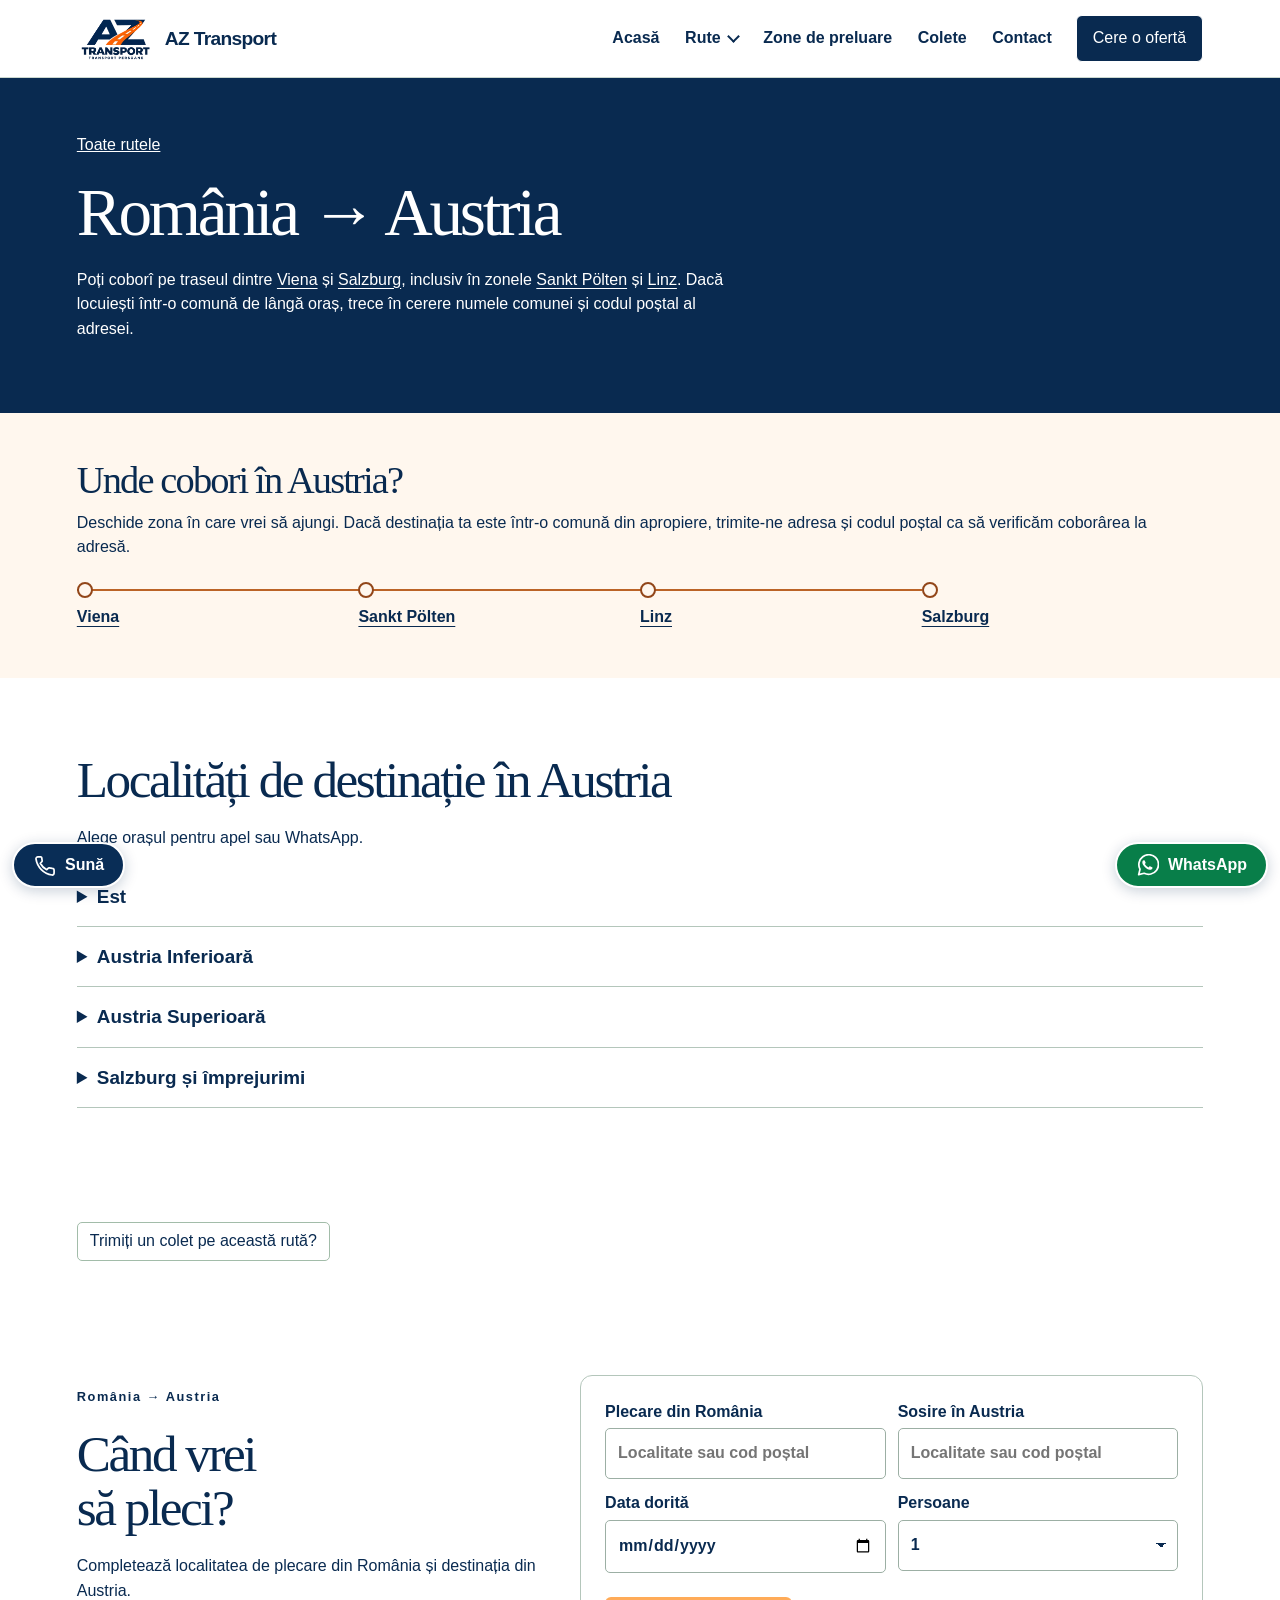
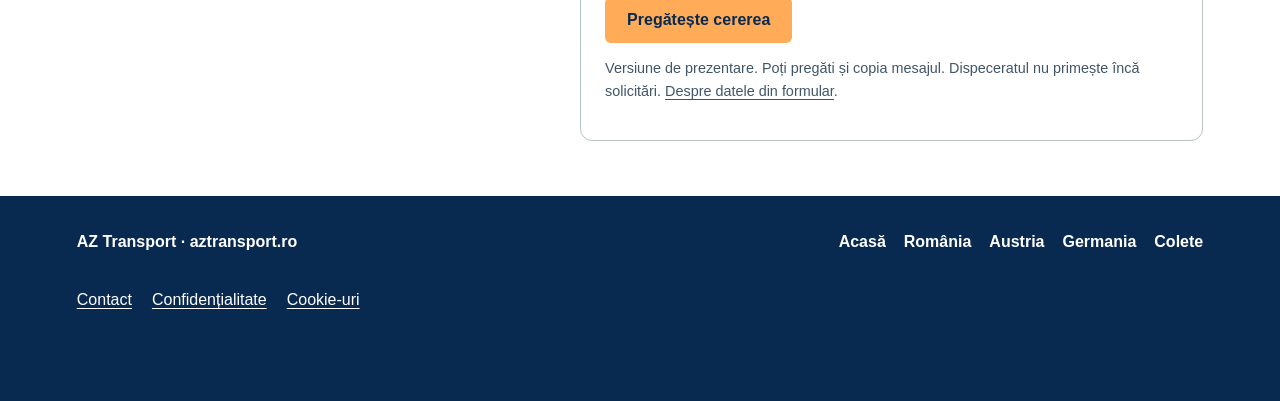
<file: rute/romania-austria.html>
<!doctype html>
<html lang="ro">
  <head>
    <meta charset="utf-8" />
    <meta name="viewport" content="width=device-width, initial-scale=1" />
    <meta name="theme-color" content="#092a50" />
    <title>Transport persoane România → Austria | AZ Transport</title>
    <link rel="canonical" href="https://aztransport.ro/rute/romania-austria" />
    <meta
      name="description"
      content="Pleci din vestul României către Austria. Verifică destinațiile și pregătește cererea de transport la adresă."
    />
    <link rel="stylesheet" href="../assets/css/style.css" />
    <script defer src="../assets/js/app.js"></script>
  </head>
  <body>
    <header>
      <a class="logo" href="../index.html"
        ><img
          src="../assets/img/az-transport.webp"
          alt=""
          width="300"
          height="200"
        /><span class="brand-name">AZ Transport</span></a
      ><button
        type="button"
        class="menu-toggle"
        aria-label="Meniu principal"
        aria-expanded="false"
        aria-controls="main-nav"
      >
        <span></span><span></span><span></span>
      </button>
      <nav id="main-nav" aria-label="Meniu principal">
        <a href="../index.html">Acasă</a>
        <details class="routes-menu">
          <summary>Rute</summary>
          <div class="routes-panel">
            <a href="../rute/romania-austria.html" aria-current="page"
              >România → Austria</a
            ><a href="../rute/romania-germania.html">România → Germania</a>
            <hr />
            <a href="../rute/germania-romania.html">Germania → România</a
            ><a href="../rute/austria-romania.html">Austria → România</a>
          </div>
        </details>
        <a href="../rute/romania.html">Zone de preluare</a
        ><a href="../colete.html">Colete</a
        ><a href="../contact.html">Contact</a>
        <div class="phone-links">
          <strong>Rute</strong
          ><a href="../rute/romania-austria.html" aria-current="page"
            >România → Austria</a
          ><a href="../rute/romania-germania.html">România → Germania</a
          ><a href="../rute/germania-romania.html">Germania → România</a
          ><a href="../rute/austria-romania.html">Austria → România</a>
          <hr />
          <a href="../colete.html">Colete</a
          ><a href="../rute/romania.html">Zone de preluare</a
          ><a href="../contact.html">Contact</a
          ><a href="../index.html">Acasă</a>
        </div>
      </nav>
      <a class="navcta" href="#cerere">Cere o ofertă</a>
    </header>
    <main>
      <section class="section route-intro">
        <a href="../index.html#ruta">Toate rutele</a>
        <h1>România → Austria</h1>
        <p>
          Poți coborî pe traseul dintre
          <button
            type="button"
            class="city"
            data-town="Viena"
            data-nation="Austria"
            aria-haspopup="dialog"
          >
            Viena
          </button>
          și
          <button
            type="button"
            class="city"
            data-town="Salzburg"
            data-nation="Austria"
            aria-haspopup="dialog"
          >
            Salzburg</button
          >, inclusiv în zonele
          <button
            type="button"
            class="city"
            data-town="Sankt Pölten"
            data-nation="Austria"
            aria-haspopup="dialog"
          >
            Sankt Pölten
          </button>
          și
          <button
            type="button"
            class="city"
            data-town="Linz"
            data-nation="Austria"
            aria-haspopup="dialog"
          >
            Linz</button
          >. Dacă locuiești într-o comună de lângă oraș, trece în cerere numele
          comunei și codul poștal al adresei.
        </p>
      </section>
      <section class="section journey">
        <h2>Unde cobori în Austria?</h2>
        <p>
          Deschide zona în care vrei să ajungi. Dacă destinația ta este într-o
          comună din apropiere, trimite-ne adresa și codul poștal ca să
          verificăm coborârea la adresă.
        </p>
        <ol>
          <li><a href="#zona-1">Viena</a></li>
          <li><a href="#zona-2">Sankt Pölten</a></li>
          <li><a href="#zona-3">Linz</a></li>
          <li><a href="#zona-4">Salzburg</a></li>
        </ol>
      </section>
      <section class="section route-body">
        <h2 id="area-title">Localități de destinație în Austria</h2>
        <p>Alege orașul pentru apel sau WhatsApp.</p>
        <details id="zona-1">
          <summary>Est</summary>
          <div class="cities">
            <button
              type="button"
              class="city"
              data-town="Viena"
              data-nation="Austria"
              aria-haspopup="dialog"
            >
              Viena</button
            ><button
              type="button"
              class="city"
              data-town="Schwechat"
              data-nation="Austria"
              aria-haspopup="dialog"
            >
              Schwechat</button
            ><button
              type="button"
              class="city"
              data-town="Mödling"
              data-nation="Austria"
              aria-haspopup="dialog"
            >
              Mödling
            </button>
          </div>
        </details>
        <details id="zona-2">
          <summary>Austria Inferioară</summary>
          <div class="cities">
            <button
              type="button"
              class="city"
              data-town="Sankt Pölten"
              data-nation="Austria"
              aria-haspopup="dialog"
            >
              Sankt Pölten</button
            ><button
              type="button"
              class="city"
              data-town="Amstetten"
              data-nation="Austria"
              aria-haspopup="dialog"
            >
              Amstetten
            </button>
          </div>
        </details>
        <details id="zona-3">
          <summary>Austria Superioară</summary>
          <div class="cities">
            <button
              type="button"
              class="city"
              data-town="Linz"
              data-nation="Austria"
              aria-haspopup="dialog"
            >
              Linz</button
            ><button
              type="button"
              class="city"
              data-town="Wels"
              data-nation="Austria"
              aria-haspopup="dialog"
            >
              Wels</button
            ><button
              type="button"
              class="city"
              data-town="Traun"
              data-nation="Austria"
              aria-haspopup="dialog"
            >
              Traun</button
            ><button
              type="button"
              class="city"
              data-town="Leonding"
              data-nation="Austria"
              aria-haspopup="dialog"
            >
              Leonding</button
            ><button
              type="button"
              class="city"
              data-town="Vöcklabruck"
              data-nation="Austria"
              aria-haspopup="dialog"
            >
              Vöcklabruck
            </button>
          </div>
        </details>
        <details id="zona-4">
          <summary>Salzburg și împrejurimi</summary>
          <div class="cities">
            <button
              type="button"
              class="city"
              data-town="Salzburg"
              data-nation="Austria"
              aria-haspopup="dialog"
            >
              Salzburg</button
            ><button
              type="button"
              class="city"
              data-town="Hallein"
              data-nation="Austria"
              aria-haspopup="dialog"
            >
              Hallein
            </button>
          </div>
        </details>
      </section>
      <div class="section">
        <a class="route-link" href="../colete.html?ruta=romania-austria#cerere"
          >Trimiți un colet pe această rută?</a
        >
      </div>
      <section class="section booking" id="cerere">
        <div>
          <p class="kicker">România → Austria</p>
          <h2>Când vrei <br />să pleci?</h2>
          <p>
            Completează localitatea de plecare din România și destinația din
            Austria.
          </p>
        </div>
        <form>
          <input type="hidden" id="sens" value="România → Austria" />
          <div class="pair">
            <label
              >Plecare din România<input
                id="start"
                required
                maxlength="120"
                placeholder="Localitate sau cod poștal" /></label
            ><label
              >Sosire în Austria<input
                id="end"
                required
                maxlength="120"
                placeholder="Localitate sau cod poștal"
            /></label>
          </div>
          <div class="pair">
            <label>Data dorită<input id="date" type="date" required /></label
            ><label
              >Persoane<select id="people">
                <option>1</option>
                <option>2</option>
                <option>3</option>
                <option>4</option>
                <option>5</option>
                <option>6</option>
                <option>7</option>
              </select></label
            >
          </div>
          <button class="btn">Pregătește cererea</button>
          <p class="note">
            Versiune de prezentare. Poți pregăti și copia mesajul. Dispeceratul
            nu primește încă solicitări.
            <a class="privacy-link" href="../confidentialitate.html"
              >Despre datele din formular</a
            >.
          </p>
          <div id="result" hidden>
            <label
              >Mesajul tău<textarea
                id="message"
                rows="5"
                readonly
              ></textarea></label
            ><button type="button" id="copy">Copiază mesajul</button>
            <span id="feedback" role="status"></span>
          </div>
        </form>
      </section>
    </main>
    <footer>
      <strong>AZ Transport · aztransport.ro</strong>
      <nav aria-label="Meniu de subsol">
        <a href="../index.html">Acasă</a><a href="romania.html">România</a
        ><a href="romania-austria.html" aria-current="page">Austria</a
        ><a href="romania-germania.html">Germania</a
        ><a href="../colete.html">Colete</a>
      </nav>
      <div class="policy-links">
        <a href="../contact.html">Contact</a
        ><a href="../confidentialitate.html">Confidențialitate</a
        ><a href="../politica-cookie.html">Cookie-uri</a>
      </div>
    </footer>
    <div class="quick-contact" aria-label="Contact rapid">
      <a
        data-channel="call"
        href="../contact.html#dispecerat"
        aria-label="Apel la AZ Transport"
        ><svg
          aria-hidden="true"
          viewBox="0 0 24 24"
          fill="none"
          stroke="currentColor"
          stroke-width="1.8"
          stroke-linecap="round"
          stroke-linejoin="round"
        >
          <path
            d="M22 16.92v3a2 2 0 0 1-2.18 2A19.8 19.8 0 0 1 3.1 5.18 2 2 0 0 1 5.1 3h3a1 1 0 0 1 1 .86l.47 3.27a1 1 0 0 1-.29.85L7.6 9.66a15 15 0 0 0 6.74 6.74l1.68-1.68a1 1 0 0 1 .85-.29l3.27.47A2 2 0 0 1 22 16.92z"
          /></svg
        >Sună</a
      ><a
        data-channel="whatsapp"
        href="../contact.html#dispecerat"
        aria-label="WhatsApp AZ Transport"
        ><svg
          aria-hidden="true"
          viewBox="0 0 24 24"
          fill="none"
          stroke="currentColor"
          stroke-width="1.8"
          stroke-linecap="round"
          stroke-linejoin="round"
        >
          <path
            d="M20.4 3.6a10.3 10.3 0 0 0-16.2 12.3L2.8 21.5l5.7-1.4A10.3 10.3 0 0 0 20.4 3.6Z"
          />
          <path
            fill="currentColor"
            stroke="none"
            d="M8 6.6c-.5 0-1.4.7-1.4 2.2 0 2.7 4.4 7.3 7.8 7.7 1.3.2 2.7-.7 2.8-1.9.1-.4-.1-.6-.4-.7l-2.2-1c-.3-.1-.5-.1-.7.2l-.8 1c-1.6-.7-3-2-3.9-3.6l.7-.9c.2-.3.2-.5.1-.8L9 6.9c-.2-.4-.5-.3-1-.3Z"
          /></svg
        >WhatsApp</a
      >
    </div>
    <script defer src="../assets/js/contact.js"></script>
    <dialog id="city-contact" aria-labelledby="city-title">
      <form method="dialog">
        <button aria-label="Închide" class="dismiss">×</button>
      </form>
      <h2 id="city-title"></h2>
      <p id="city-context"></p>
      <div class="actions">
        <a data-channel="call"
          ><svg
            aria-hidden="true"
            viewBox="0 0 24 24"
            fill="none"
            stroke="currentColor"
            stroke-width="1.8"
            stroke-linecap="round"
            stroke-linejoin="round"
          >
            <path
              d="M22 16.92v3a2 2 0 0 1-2.18 2A19.8 19.8 0 0 1 3.1 5.18 2 2 0 0 1 5.1 3h3a1 1 0 0 1 1 .86l.47 3.27a1 1 0 0 1-.29.85L7.6 9.66a15 15 0 0 0 6.74 6.74l1.68-1.68a1 1 0 0 1 .85-.29l3.27.47A2 2 0 0 1 22 16.92z"
            /></svg
          >Sună</a
        ><a data-channel="whatsapp"
          ><svg
            aria-hidden="true"
            viewBox="0 0 24 24"
            fill="none"
            stroke="currentColor"
            stroke-width="1.8"
            stroke-linecap="round"
            stroke-linejoin="round"
          >
            <path
              d="M20.4 3.6a10.3 10.3 0 0 0-16.2 12.3L2.8 21.5l5.7-1.4A10.3 10.3 0 0 0 20.4 3.6Z"
            />
            <path
              fill="currentColor"
              stroke="none"
              d="M8 6.6c-.5 0-1.4.7-1.4 2.2 0 2.7 4.4 7.3 7.8 7.7 1.3.2 2.7-.7 2.8-1.9.1-.4-.1-.6-.4-.7l-2.2-1c-.3-.1-.5-.1-.7.2l-.8 1c-1.6-.7-3-2-3.9-3.6l.7-.9c.2-.3.2-.5.1-.8L9 6.9c-.2-.4-.5-.3-1-.3Z"
            /></svg
          >WhatsApp</a
        >
      </div>
      <small id="city-note"
        >Datele de contact vor fi disponibile la lansare.</small
      >
    </dialog>
  </body>
</html>
</file>
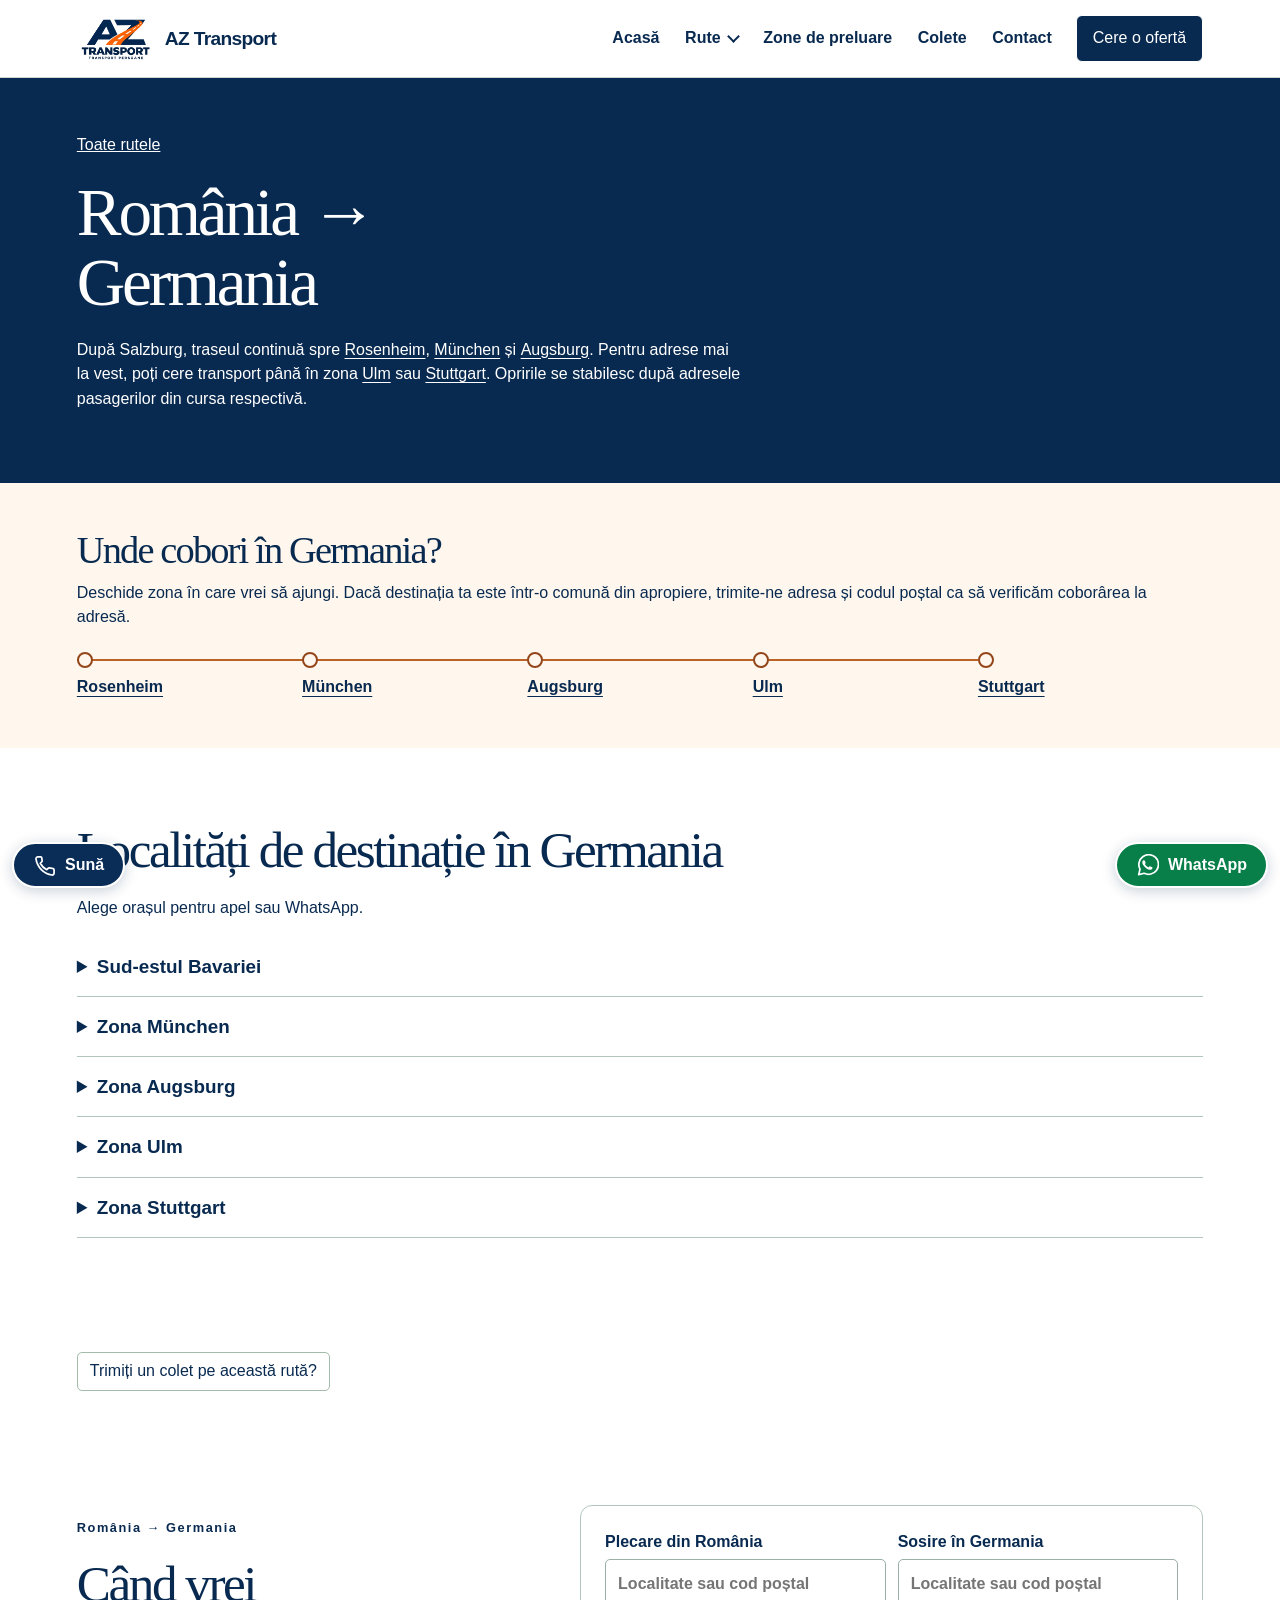
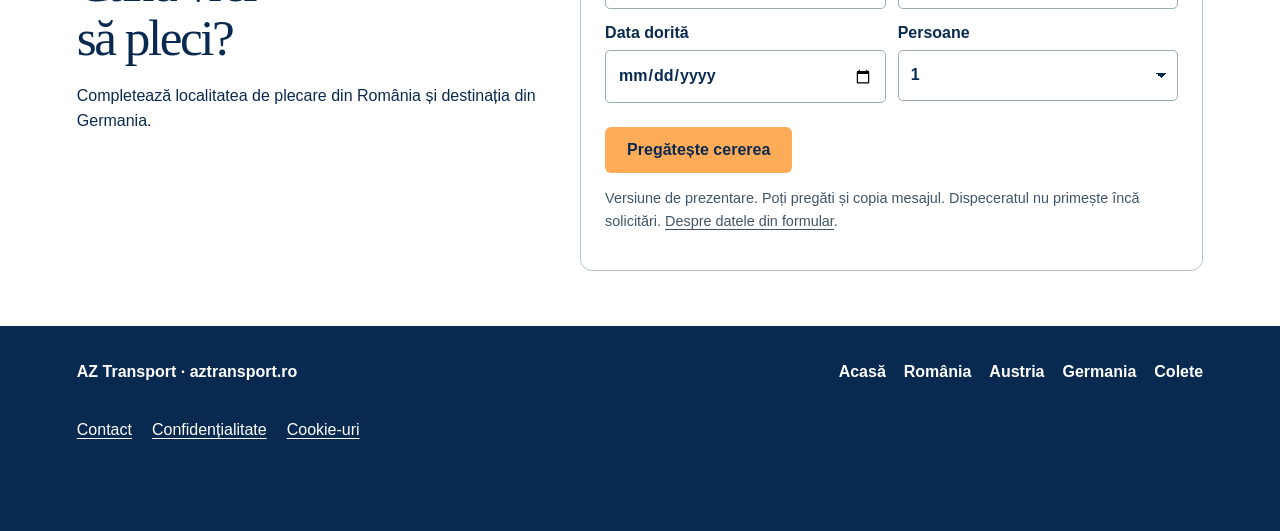
<file: rute/romania-germania.html>
<!doctype html>
<html lang="ro">
  <head>
    <meta charset="utf-8" />
    <meta name="viewport" content="width=device-width, initial-scale=1" />
    <meta name="theme-color" content="#092a50" />
    <title>Transport persoane România → Germania | AZ Transport</title>
    <link rel="canonical" href="https://aztransport.ro/rute/romania-germania" />
    <meta
      name="description"
      content="Pleci din vestul României către Germania. Verifică destinațiile și pregătește cererea de transport la adresă."
    />
    <link rel="stylesheet" href="../assets/css/style.css" />
    <script defer src="../assets/js/app.js"></script>
  </head>
  <body>
    <header>
      <a class="logo" href="../index.html"
        ><img
          src="../assets/img/az-transport.webp"
          alt=""
          width="300"
          height="200"
        /><span class="brand-name">AZ Transport</span></a
      ><button
        type="button"
        class="menu-toggle"
        aria-label="Meniu principal"
        aria-expanded="false"
        aria-controls="main-nav"
      >
        <span></span><span></span><span></span>
      </button>
      <nav id="main-nav" aria-label="Meniu principal">
        <a href="../index.html">Acasă</a>
        <details class="routes-menu">
          <summary>Rute</summary>
          <div class="routes-panel">
            <a href="../rute/romania-austria.html">România → Austria</a
            ><a href="../rute/romania-germania.html" aria-current="page"
              >România → Germania</a
            >
            <hr />
            <a href="../rute/germania-romania.html">Germania → România</a
            ><a href="../rute/austria-romania.html">Austria → România</a>
          </div>
        </details>
        <a href="../rute/romania.html">Zone de preluare</a
        ><a href="../colete.html">Colete</a
        ><a href="../contact.html">Contact</a>
        <div class="phone-links">
          <strong>Rute</strong
          ><a href="../rute/romania-austria.html">România → Austria</a
          ><a href="../rute/romania-germania.html" aria-current="page"
            >România → Germania</a
          ><a href="../rute/germania-romania.html">Germania → România</a
          ><a href="../rute/austria-romania.html">Austria → România</a>
          <hr />
          <a href="../colete.html">Colete</a
          ><a href="../rute/romania.html">Zone de preluare</a
          ><a href="../contact.html">Contact</a
          ><a href="../index.html">Acasă</a>
        </div>
      </nav>
      <a class="navcta" href="#cerere">Cere o ofertă</a>
    </header>
    <main>
      <section class="section route-intro">
        <a href="../index.html#ruta">Toate rutele</a>
        <h1>România → Germania</h1>
        <p>
          După Salzburg, traseul continuă spre
          <button
            type="button"
            class="city"
            data-town="Rosenheim"
            data-nation="Germania"
            aria-haspopup="dialog"
          >
            Rosenheim</button
          >,
          <button
            type="button"
            class="city"
            data-town="München"
            data-nation="Germania"
            aria-haspopup="dialog"
          >
            München
          </button>
          și
          <button
            type="button"
            class="city"
            data-town="Augsburg"
            data-nation="Germania"
            aria-haspopup="dialog"
          >
            Augsburg</button
          >. Pentru adrese mai la vest, poți cere transport până în zona
          <button
            type="button"
            class="city"
            data-town="Ulm"
            data-nation="Germania"
            aria-haspopup="dialog"
          >
            Ulm
          </button>
          sau
          <button
            type="button"
            class="city"
            data-town="Stuttgart"
            data-nation="Germania"
            aria-haspopup="dialog"
          >
            Stuttgart</button
          >. Opririle se stabilesc după adresele pasagerilor din cursa
          respectivă.
        </p>
      </section>
      <section class="section journey">
        <h2>Unde cobori în Germania?</h2>
        <p>
          Deschide zona în care vrei să ajungi. Dacă destinația ta este într-o
          comună din apropiere, trimite-ne adresa și codul poștal ca să
          verificăm coborârea la adresă.
        </p>
        <ol>
          <li><a href="#zona-1">Rosenheim</a></li>
          <li><a href="#zona-2">München</a></li>
          <li><a href="#zona-3">Augsburg</a></li>
          <li><a href="#zona-4">Ulm</a></li>
          <li><a href="#zona-5">Stuttgart</a></li>
        </ol>
      </section>
      <section class="section route-body">
        <h2 id="area-title">Localități de destinație în Germania</h2>
        <p>Alege orașul pentru apel sau WhatsApp.</p>
        <details id="zona-1">
          <summary>Sud-estul Bavariei</summary>
          <div class="cities">
            <button
              type="button"
              class="city"
              data-town="Rosenheim"
              data-nation="Germania"
              aria-haspopup="dialog"
            >
              Rosenheim</button
            ><button
              type="button"
              class="city"
              data-town="Traunstein"
              data-nation="Germania"
              aria-haspopup="dialog"
            >
              Traunstein</button
            ><button
              type="button"
              class="city"
              data-town="Kolbermoor"
              data-nation="Germania"
              aria-haspopup="dialog"
            >
              Kolbermoor
            </button>
          </div>
        </details>
        <details id="zona-2">
          <summary>Zona München</summary>
          <div class="cities">
            <button
              type="button"
              class="city"
              data-town="München"
              data-nation="Germania"
              aria-haspopup="dialog"
            >
              München</button
            ><button
              type="button"
              class="city"
              data-town="Dachau"
              data-nation="Germania"
              aria-haspopup="dialog"
            >
              Dachau</button
            ><button
              type="button"
              class="city"
              data-town="Germering"
              data-nation="Germania"
              aria-haspopup="dialog"
            >
              Germering</button
            ><button
              type="button"
              class="city"
              data-town="Fürstenfeldbruck"
              data-nation="Germania"
              aria-haspopup="dialog"
            >
              Fürstenfeldbruck
            </button>
          </div>
        </details>
        <details id="zona-3">
          <summary>Zona Augsburg</summary>
          <div class="cities">
            <button
              type="button"
              class="city"
              data-town="Augsburg"
              data-nation="Germania"
              aria-haspopup="dialog"
            >
              Augsburg</button
            ><button
              type="button"
              class="city"
              data-town="Friedberg"
              data-nation="Germania"
              aria-haspopup="dialog"
            >
              Friedberg</button
            ><button
              type="button"
              class="city"
              data-town="Königsbrunn"
              data-nation="Germania"
              aria-haspopup="dialog"
            >
              Königsbrunn</button
            ><button
              type="button"
              class="city"
              data-town="Gersthofen"
              data-nation="Germania"
              aria-haspopup="dialog"
            >
              Gersthofen
            </button>
          </div>
        </details>
        <details id="zona-4">
          <summary>Zona Ulm</summary>
          <div class="cities">
            <button
              type="button"
              class="city"
              data-town="Günzburg"
              data-nation="Germania"
              aria-haspopup="dialog"
            >
              Günzburg</button
            ><button
              type="button"
              class="city"
              data-town="Neu-Ulm"
              data-nation="Germania"
              aria-haspopup="dialog"
            >
              Neu-Ulm</button
            ><button
              type="button"
              class="city"
              data-town="Ulm"
              data-nation="Germania"
              aria-haspopup="dialog"
            >
              Ulm
            </button>
          </div>
        </details>
        <details id="zona-5">
          <summary>Zona Stuttgart</summary>
          <div class="cities">
            <button
              type="button"
              class="city"
              data-town="Stuttgart"
              data-nation="Germania"
              aria-haspopup="dialog"
            >
              Stuttgart</button
            ><button
              type="button"
              class="city"
              data-town="Esslingen am Neckar"
              data-nation="Germania"
              aria-haspopup="dialog"
            >
              Esslingen am Neckar</button
            ><button
              type="button"
              class="city"
              data-town="Nürtingen"
              data-nation="Germania"
              aria-haspopup="dialog"
            >
              Nürtingen</button
            ><button
              type="button"
              class="city"
              data-town="Kirchheim unter Teck"
              data-nation="Germania"
              aria-haspopup="dialog"
            >
              Kirchheim unter Teck</button
            ><button
              type="button"
              class="city"
              data-town="Filderstadt"
              data-nation="Germania"
              aria-haspopup="dialog"
            >
              Filderstadt
            </button>
          </div>
        </details>
      </section>
      <div class="section">
        <a class="route-link" href="../colete.html?ruta=romania-germania#cerere"
          >Trimiți un colet pe această rută?</a
        >
      </div>
      <section class="section booking" id="cerere">
        <div>
          <p class="kicker">România → Germania</p>
          <h2>Când vrei <br />să pleci?</h2>
          <p>
            Completează localitatea de plecare din România și destinația din
            Germania.
          </p>
        </div>
        <form>
          <input type="hidden" id="sens" value="România → Germania" />
          <div class="pair">
            <label
              >Plecare din România<input
                id="start"
                required
                maxlength="120"
                placeholder="Localitate sau cod poștal" /></label
            ><label
              >Sosire în Germania<input
                id="end"
                required
                maxlength="120"
                placeholder="Localitate sau cod poștal"
            /></label>
          </div>
          <div class="pair">
            <label>Data dorită<input id="date" type="date" required /></label
            ><label
              >Persoane<select id="people">
                <option>1</option>
                <option>2</option>
                <option>3</option>
                <option>4</option>
                <option>5</option>
                <option>6</option>
                <option>7</option>
              </select></label
            >
          </div>
          <button class="btn">Pregătește cererea</button>
          <p class="note">
            Versiune de prezentare. Poți pregăti și copia mesajul. Dispeceratul
            nu primește încă solicitări.
            <a class="privacy-link" href="../confidentialitate.html"
              >Despre datele din formular</a
            >.
          </p>
          <div id="result" hidden>
            <label
              >Mesajul tău<textarea
                id="message"
                rows="5"
                readonly
              ></textarea></label
            ><button type="button" id="copy">Copiază mesajul</button>
            <span id="feedback" role="status"></span>
          </div>
        </form>
      </section>
    </main>
    <footer>
      <strong>AZ Transport · aztransport.ro</strong>
      <nav aria-label="Meniu de subsol">
        <a href="../index.html">Acasă</a><a href="romania.html">România</a
        ><a href="romania-austria.html">Austria</a
        ><a href="romania-germania.html" aria-current="page">Germania</a
        ><a href="../colete.html">Colete</a>
      </nav>
      <div class="policy-links">
        <a href="../contact.html">Contact</a
        ><a href="../confidentialitate.html">Confidențialitate</a
        ><a href="../politica-cookie.html">Cookie-uri</a>
      </div>
    </footer>
    <div class="quick-contact" aria-label="Contact rapid">
      <a
        data-channel="call"
        href="../contact.html#dispecerat"
        aria-label="Apel la AZ Transport"
        ><svg
          aria-hidden="true"
          viewBox="0 0 24 24"
          fill="none"
          stroke="currentColor"
          stroke-width="1.8"
          stroke-linecap="round"
          stroke-linejoin="round"
        >
          <path
            d="M22 16.92v3a2 2 0 0 1-2.18 2A19.8 19.8 0 0 1 3.1 5.18 2 2 0 0 1 5.1 3h3a1 1 0 0 1 1 .86l.47 3.27a1 1 0 0 1-.29.85L7.6 9.66a15 15 0 0 0 6.74 6.74l1.68-1.68a1 1 0 0 1 .85-.29l3.27.47A2 2 0 0 1 22 16.92z"
          /></svg
        >Sună</a
      ><a
        data-channel="whatsapp"
        href="../contact.html#dispecerat"
        aria-label="WhatsApp AZ Transport"
        ><svg
          aria-hidden="true"
          viewBox="0 0 24 24"
          fill="none"
          stroke="currentColor"
          stroke-width="1.8"
          stroke-linecap="round"
          stroke-linejoin="round"
        >
          <path
            d="M20.4 3.6a10.3 10.3 0 0 0-16.2 12.3L2.8 21.5l5.7-1.4A10.3 10.3 0 0 0 20.4 3.6Z"
          />
          <path
            fill="currentColor"
            stroke="none"
            d="M8 6.6c-.5 0-1.4.7-1.4 2.2 0 2.7 4.4 7.3 7.8 7.7 1.3.2 2.7-.7 2.8-1.9.1-.4-.1-.6-.4-.7l-2.2-1c-.3-.1-.5-.1-.7.2l-.8 1c-1.6-.7-3-2-3.9-3.6l.7-.9c.2-.3.2-.5.1-.8L9 6.9c-.2-.4-.5-.3-1-.3Z"
          /></svg
        >WhatsApp</a
      >
    </div>
    <script defer src="../assets/js/contact.js"></script>
    <dialog id="city-contact" aria-labelledby="city-title">
      <form method="dialog">
        <button aria-label="Închide" class="dismiss">×</button>
      </form>
      <h2 id="city-title"></h2>
      <p id="city-context"></p>
      <div class="actions">
        <a data-channel="call"
          ><svg
            aria-hidden="true"
            viewBox="0 0 24 24"
            fill="none"
            stroke="currentColor"
            stroke-width="1.8"
            stroke-linecap="round"
            stroke-linejoin="round"
          >
            <path
              d="M22 16.92v3a2 2 0 0 1-2.18 2A19.8 19.8 0 0 1 3.1 5.18 2 2 0 0 1 5.1 3h3a1 1 0 0 1 1 .86l.47 3.27a1 1 0 0 1-.29.85L7.6 9.66a15 15 0 0 0 6.74 6.74l1.68-1.68a1 1 0 0 1 .85-.29l3.27.47A2 2 0 0 1 22 16.92z"
            /></svg
          >Sună</a
        ><a data-channel="whatsapp"
          ><svg
            aria-hidden="true"
            viewBox="0 0 24 24"
            fill="none"
            stroke="currentColor"
            stroke-width="1.8"
            stroke-linecap="round"
            stroke-linejoin="round"
          >
            <path
              d="M20.4 3.6a10.3 10.3 0 0 0-16.2 12.3L2.8 21.5l5.7-1.4A10.3 10.3 0 0 0 20.4 3.6Z"
            />
            <path
              fill="currentColor"
              stroke="none"
              d="M8 6.6c-.5 0-1.4.7-1.4 2.2 0 2.7 4.4 7.3 7.8 7.7 1.3.2 2.7-.7 2.8-1.9.1-.4-.1-.6-.4-.7l-2.2-1c-.3-.1-.5-.1-.7.2l-.8 1c-1.6-.7-3-2-3.9-3.6l.7-.9c.2-.3.2-.5.1-.8L9 6.9c-.2-.4-.5-.3-1-.3Z"
            /></svg
          >WhatsApp</a
        >
      </div>
      <small id="city-note"
        >Datele de contact vor fi disponibile la lansare.</small
      >
    </dialog>
  </body>
</html>
</file>
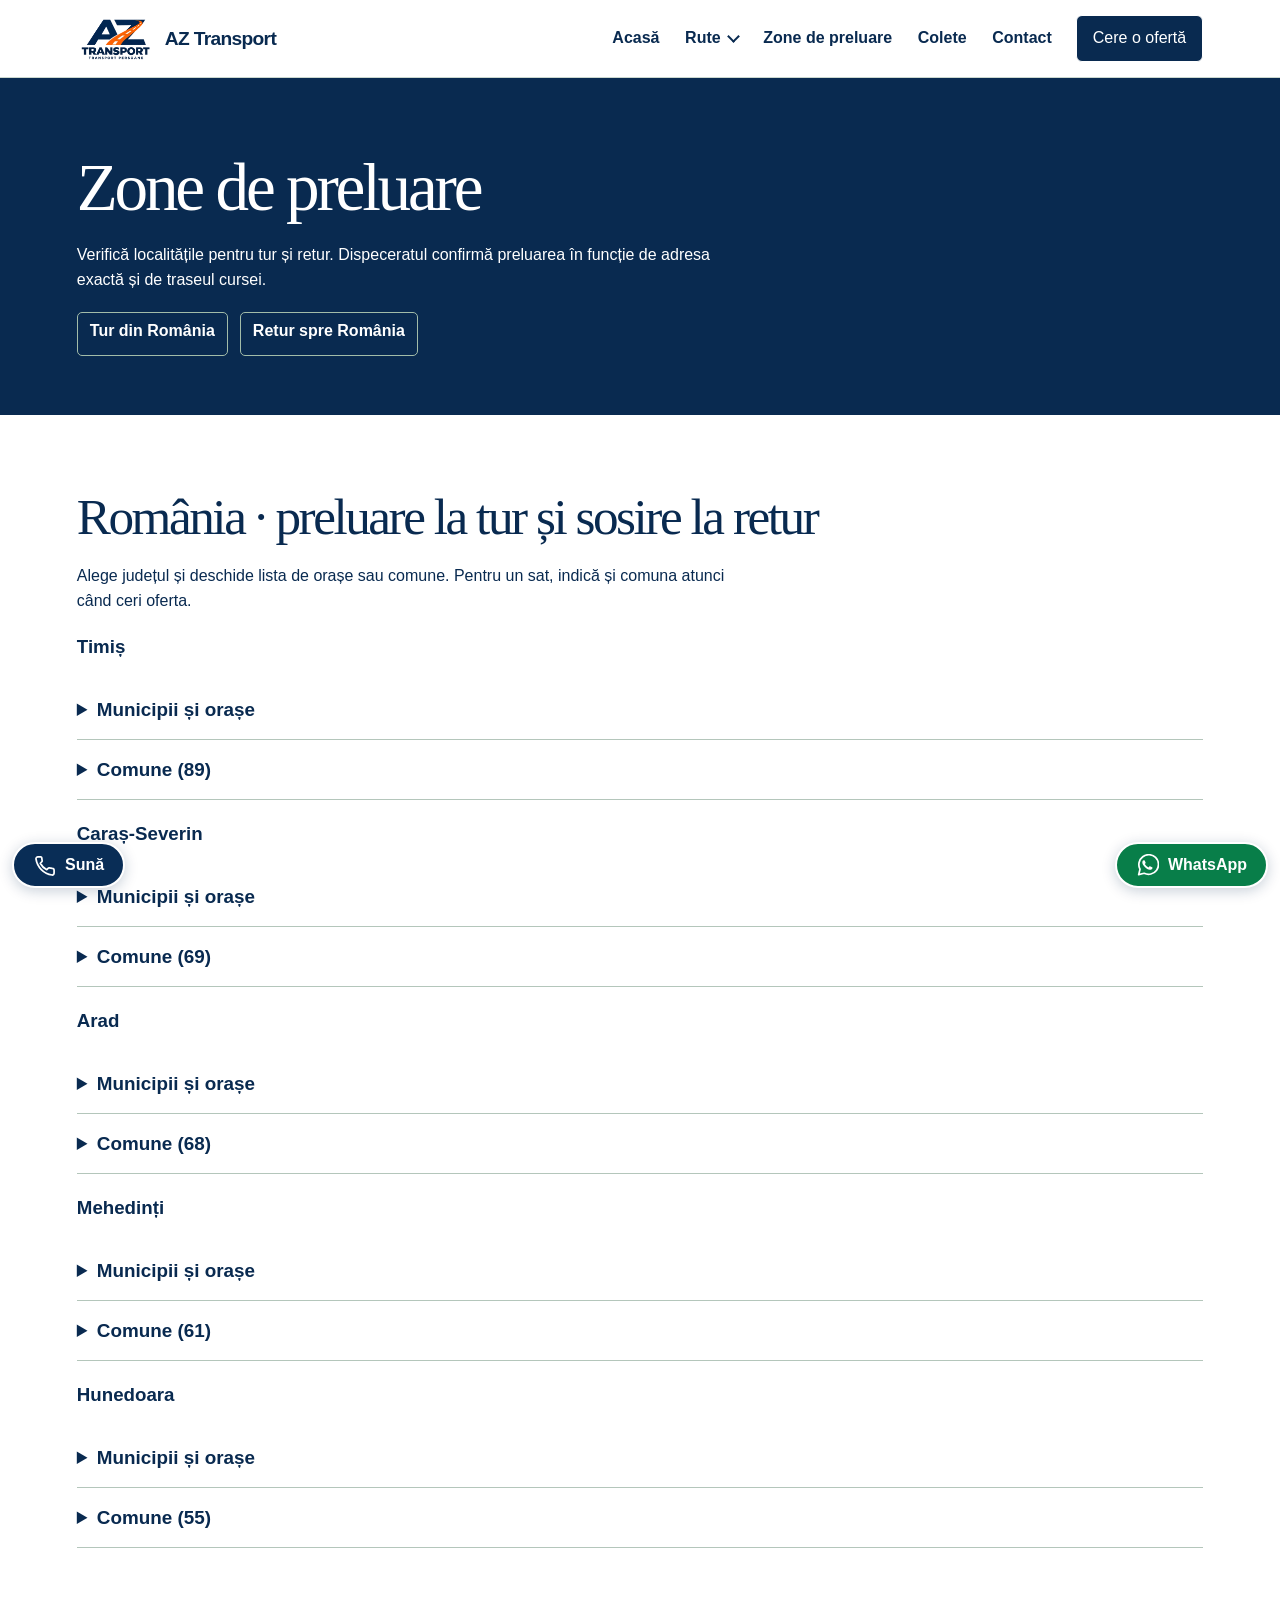
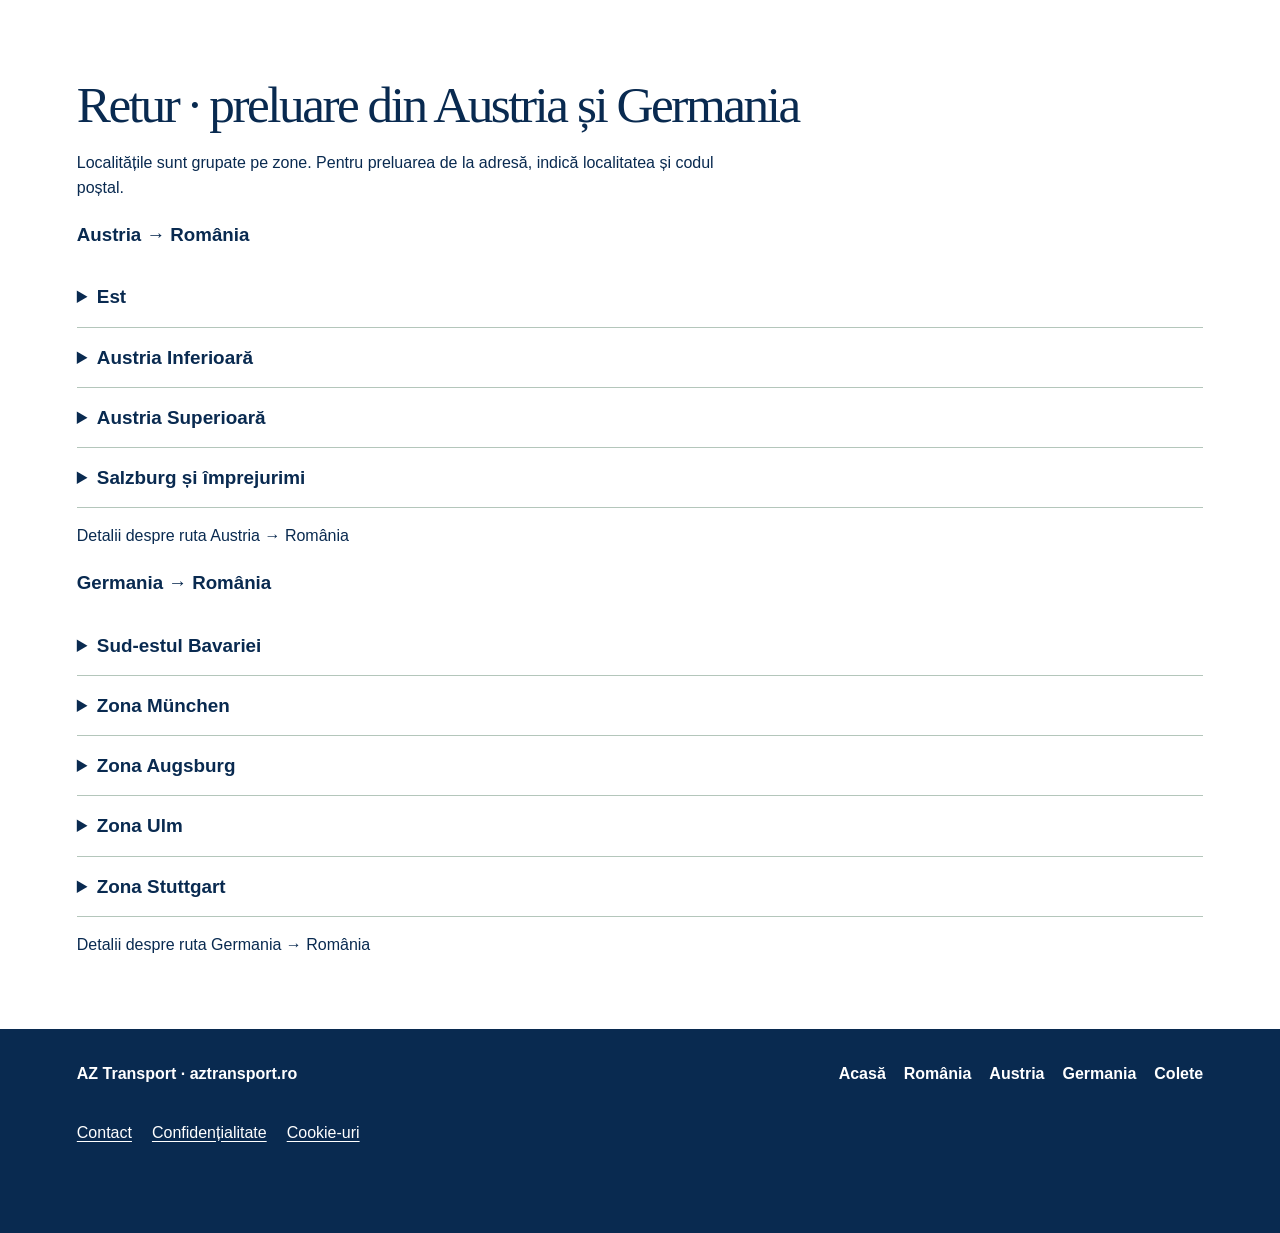
<file: rute/romania.html>
<!doctype html>
<html lang="ro">
  <head>
    <meta charset="utf-8" />
    <meta name="viewport" content="width=device-width, initial-scale=1" />
    <meta name="theme-color" content="#092a50" />
    <title>
      Zone de preluare · România, Austria și Germania | AZ Transport
    </title>
    <link rel="canonical" href="https://aztransport.ro/rute/romania" />
    <meta
      name="description"
      content="De acasă, din vestul României. Verifică localitățile, alege turul sau returul și pregătește cererea pentru transport la adresă."
    />
    <link rel="stylesheet" href="../assets/css/style.css" />
  </head>
  <body>
    <header>
      <a class="logo" href="../index.html"
        ><img
          src="../assets/img/az-transport.webp"
          alt=""
          width="300"
          height="200"
        /><span class="brand-name">AZ Transport</span></a
      ><button
        type="button"
        class="menu-toggle"
        aria-label="Meniu principal"
        aria-expanded="false"
        aria-controls="main-nav"
      >
        <span></span><span></span><span></span>
      </button>
      <nav id="main-nav" aria-label="Meniu principal">
        <a href="../index.html">Acasă</a>
        <details class="routes-menu">
          <summary>Rute</summary>
          <div class="routes-panel">
            <a href="../rute/romania-austria.html">România → Austria</a
            ><a href="../rute/romania-germania.html">România → Germania</a>
            <hr />
            <a href="../rute/germania-romania.html">Germania → România</a
            ><a href="../rute/austria-romania.html">Austria → România</a>
          </div>
        </details>
        <a href="../rute/romania.html">Zone de preluare</a
        ><a href="../colete.html">Colete</a
        ><a href="../contact.html">Contact</a>
        <div class="phone-links">
          <strong>Rute</strong
          ><a href="../rute/romania-austria.html">România → Austria</a
          ><a href="../rute/romania-germania.html">România → Germania</a
          ><a href="../rute/germania-romania.html">Germania → România</a
          ><a href="../rute/austria-romania.html">Austria → România</a>
          <hr />
          <a href="../colete.html">Colete</a
          ><a href="../rute/romania.html">Zone de preluare</a
          ><a href="../contact.html">Contact</a
          ><a href="../index.html">Acasă</a>
        </div>
      </nav>
      <a class="navcta" href="../contact.html#cerere">Cere o ofertă</a>
    </header>
    <main>
      <section class="section route-intro">
        <h1>Zone de preluare</h1>
        <p>
          Verifică localitățile pentru tur și retur. Dispeceratul confirmă
          preluarea în funcție de adresa exactă și de traseul cursei.
        </p>
        <nav class="directions" aria-label="Sensul călătoriei">
          <a class="route-link" href="#romania">Tur din România</a
          ><a class="route-link" href="#retur">Retur spre România</a>
        </nav>
      </section>
      <section class="section route-body" id="romania">
        <h2>România · preluare la tur și sosire la retur</h2>
        <p>
          Alege județul și deschide lista de orașe sau comune. Pentru un sat,
          indică și comuna atunci când ceri oferta.
        </p>
        <h3>Timiș</h3>
        <details>
          <summary>Municipii și orașe</summary>
          <div class="cities">
            <button
              type="button"
              class="city"
              data-town="Buziaș"
              data-nation="România"
              aria-haspopup="dialog"
            >
              Buziaș</button
            ><button
              type="button"
              class="city"
              data-town="Ciacova"
              data-nation="România"
              aria-haspopup="dialog"
            >
              Ciacova</button
            ><button
              type="button"
              class="city"
              data-town="Deta"
              data-nation="România"
              aria-haspopup="dialog"
            >
              Deta</button
            ><button
              type="button"
              class="city"
              data-town="Făget"
              data-nation="România"
              aria-haspopup="dialog"
            >
              Făget</button
            ><button
              type="button"
              class="city"
              data-town="Gătaia"
              data-nation="România"
              aria-haspopup="dialog"
            >
              Gătaia</button
            ><button
              type="button"
              class="city"
              data-town="Jimbolia"
              data-nation="România"
              aria-haspopup="dialog"
            >
              Jimbolia</button
            ><button
              type="button"
              class="city"
              data-town="Lugoj"
              data-nation="România"
              aria-haspopup="dialog"
            >
              Lugoj</button
            ><button
              type="button"
              class="city"
              data-town="Recaș"
              data-nation="România"
              aria-haspopup="dialog"
            >
              Recaș</button
            ><button
              type="button"
              class="city"
              data-town="Sânnicolau Mare"
              data-nation="România"
              aria-haspopup="dialog"
            >
              Sânnicolau Mare</button
            ><button
              type="button"
              class="city"
              data-town="Timișoara"
              data-nation="România"
              aria-haspopup="dialog"
            >
              Timișoara
            </button>
          </div>
        </details>
        <details>
          <summary>Comune (89)</summary>
          <div class="cities">
            <button
              type="button"
              class="city"
              data-town="Balinț"
              data-nation="România"
              aria-haspopup="dialog"
            >
              Balinț</button
            ><button
              type="button"
              class="city"
              data-town="Banloc"
              data-nation="România"
              aria-haspopup="dialog"
            >
              Banloc</button
            ><button
              type="button"
              class="city"
              data-town="Bara"
              data-nation="România"
              aria-haspopup="dialog"
            >
              Bara</button
            ><button
              type="button"
              class="city"
              data-town="Bârna"
              data-nation="România"
              aria-haspopup="dialog"
            >
              Bârna</button
            ><button
              type="button"
              class="city"
              data-town="Beba Veche"
              data-nation="România"
              aria-haspopup="dialog"
            >
              Beba Veche</button
            ><button
              type="button"
              class="city"
              data-town="Becicherecu Mic"
              data-nation="România"
              aria-haspopup="dialog"
            >
              Becicherecu Mic</button
            ><button
              type="button"
              class="city"
              data-town="Belinț"
              data-nation="România"
              aria-haspopup="dialog"
            >
              Belinț</button
            ><button
              type="button"
              class="city"
              data-town="Bethausen"
              data-nation="România"
              aria-haspopup="dialog"
            >
              Bethausen</button
            ><button
              type="button"
              class="city"
              data-town="Biled"
              data-nation="România"
              aria-haspopup="dialog"
            >
              Biled</button
            ><button
              type="button"
              class="city"
              data-town="Birda"
              data-nation="România"
              aria-haspopup="dialog"
            >
              Birda</button
            ><button
              type="button"
              class="city"
              data-town="Bogda"
              data-nation="România"
              aria-haspopup="dialog"
            >
              Bogda</button
            ><button
              type="button"
              class="city"
              data-town="Boldur"
              data-nation="România"
              aria-haspopup="dialog"
            >
              Boldur</button
            ><button
              type="button"
              class="city"
              data-town="Brestovăț"
              data-nation="România"
              aria-haspopup="dialog"
            >
              Brestovăț</button
            ><button
              type="button"
              class="city"
              data-town="Bucovăț"
              data-nation="România"
              aria-haspopup="dialog"
            >
              Bucovăț</button
            ><button
              type="button"
              class="city"
              data-town="Cărpiniș"
              data-nation="România"
              aria-haspopup="dialog"
            >
              Cărpiniș</button
            ><button
              type="button"
              class="city"
              data-town="Cenad"
              data-nation="România"
              aria-haspopup="dialog"
            >
              Cenad</button
            ><button
              type="button"
              class="city"
              data-town="Cenei"
              data-nation="România"
              aria-haspopup="dialog"
            >
              Cenei</button
            ><button
              type="button"
              class="city"
              data-town="Checea"
              data-nation="România"
              aria-haspopup="dialog"
            >
              Checea</button
            ><button
              type="button"
              class="city"
              data-town="Chevereșu Mare"
              data-nation="România"
              aria-haspopup="dialog"
            >
              Chevereșu Mare</button
            ><button
              type="button"
              class="city"
              data-town="Comloșu Mare"
              data-nation="România"
              aria-haspopup="dialog"
            >
              Comloșu Mare</button
            ><button
              type="button"
              class="city"
              data-town="Coșteiu"
              data-nation="România"
              aria-haspopup="dialog"
            >
              Coșteiu</button
            ><button
              type="button"
              class="city"
              data-town="Criciova"
              data-nation="România"
              aria-haspopup="dialog"
            >
              Criciova</button
            ><button
              type="button"
              class="city"
              data-town="Curtea"
              data-nation="România"
              aria-haspopup="dialog"
            >
              Curtea</button
            ><button
              type="button"
              class="city"
              data-town="Darova"
              data-nation="România"
              aria-haspopup="dialog"
            >
              Darova</button
            ><button
              type="button"
              class="city"
              data-town="Denta"
              data-nation="România"
              aria-haspopup="dialog"
            >
              Denta</button
            ><button
              type="button"
              class="city"
              data-town="Dudeștii Noi"
              data-nation="România"
              aria-haspopup="dialog"
            >
              Dudeștii Noi</button
            ><button
              type="button"
              class="city"
              data-town="Dudeștii Vechi"
              data-nation="România"
              aria-haspopup="dialog"
            >
              Dudeștii Vechi</button
            ><button
              type="button"
              class="city"
              data-town="Dumbrava"
              data-nation="România"
              aria-haspopup="dialog"
            >
              Dumbrava</button
            ><button
              type="button"
              class="city"
              data-town="Dumbrăvița"
              data-nation="România"
              aria-haspopup="dialog"
            >
              Dumbrăvița</button
            ><button
              type="button"
              class="city"
              data-town="Fârdea"
              data-nation="România"
              aria-haspopup="dialog"
            >
              Fârdea</button
            ><button
              type="button"
              class="city"
              data-town="Fibiș"
              data-nation="România"
              aria-haspopup="dialog"
            >
              Fibiș</button
            ><button
              type="button"
              class="city"
              data-town="Foeni"
              data-nation="România"
              aria-haspopup="dialog"
            >
              Foeni</button
            ><button
              type="button"
              class="city"
              data-town="Gavojdia"
              data-nation="România"
              aria-haspopup="dialog"
            >
              Gavojdia</button
            ><button
              type="button"
              class="city"
              data-town="Ghilad"
              data-nation="România"
              aria-haspopup="dialog"
            >
              Ghilad</button
            ><button
              type="button"
              class="city"
              data-town="Ghiroda"
              data-nation="România"
              aria-haspopup="dialog"
            >
              Ghiroda</button
            ><button
              type="button"
              class="city"
              data-town="Ghizela"
              data-nation="România"
              aria-haspopup="dialog"
            >
              Ghizela</button
            ><button
              type="button"
              class="city"
              data-town="Giarmata"
              data-nation="România"
              aria-haspopup="dialog"
            >
              Giarmata</button
            ><button
              type="button"
              class="city"
              data-town="Giera"
              data-nation="România"
              aria-haspopup="dialog"
            >
              Giera</button
            ><button
              type="button"
              class="city"
              data-town="Giroc"
              data-nation="România"
              aria-haspopup="dialog"
            >
              Giroc</button
            ><button
              type="button"
              class="city"
              data-town="Giulvăz"
              data-nation="România"
              aria-haspopup="dialog"
            >
              Giulvăz</button
            ><button
              type="button"
              class="city"
              data-town="Gottlob"
              data-nation="România"
              aria-haspopup="dialog"
            >
              Gottlob</button
            ><button
              type="button"
              class="city"
              data-town="Iecea Mare"
              data-nation="România"
              aria-haspopup="dialog"
            >
              Iecea Mare</button
            ><button
              type="button"
              class="city"
              data-town="Jamu Mare"
              data-nation="România"
              aria-haspopup="dialog"
            >
              Jamu Mare</button
            ><button
              type="button"
              class="city"
              data-town="Jebel"
              data-nation="România"
              aria-haspopup="dialog"
            >
              Jebel</button
            ><button
              type="button"
              class="city"
              data-town="Lenauheim"
              data-nation="România"
              aria-haspopup="dialog"
            >
              Lenauheim</button
            ><button
              type="button"
              class="city"
              data-town="Liebling"
              data-nation="România"
              aria-haspopup="dialog"
            >
              Liebling</button
            ><button
              type="button"
              class="city"
              data-town="Livezile"
              data-nation="România"
              aria-haspopup="dialog"
            >
              Livezile</button
            ><button
              type="button"
              class="city"
              data-town="Lovrin"
              data-nation="România"
              aria-haspopup="dialog"
            >
              Lovrin</button
            ><button
              type="button"
              class="city"
              data-town="Mănăștiur"
              data-nation="România"
              aria-haspopup="dialog"
            >
              Mănăștiur</button
            ><button
              type="button"
              class="city"
              data-town="Margina"
              data-nation="România"
              aria-haspopup="dialog"
            >
              Margina</button
            ><button
              type="button"
              class="city"
              data-town="Mașloc"
              data-nation="România"
              aria-haspopup="dialog"
            >
              Mașloc</button
            ><button
              type="button"
              class="city"
              data-town="Moravița"
              data-nation="România"
              aria-haspopup="dialog"
            >
              Moravița</button
            ><button
              type="button"
              class="city"
              data-town="Moșnița Nouă"
              data-nation="România"
              aria-haspopup="dialog"
            >
              Moșnița Nouă</button
            ><button
              type="button"
              class="city"
              data-town="Nădrag"
              data-nation="România"
              aria-haspopup="dialog"
            >
              Nădrag</button
            ><button
              type="button"
              class="city"
              data-town="Nițchidorf"
              data-nation="România"
              aria-haspopup="dialog"
            >
              Nițchidorf</button
            ><button
              type="button"
              class="city"
              data-town="Ohaba Lungă"
              data-nation="România"
              aria-haspopup="dialog"
            >
              Ohaba Lungă</button
            ><button
              type="button"
              class="city"
              data-town="Orțișoara"
              data-nation="România"
              aria-haspopup="dialog"
            >
              Orțișoara</button
            ><button
              type="button"
              class="city"
              data-town="Otelec"
              data-nation="România"
              aria-haspopup="dialog"
            >
              Otelec</button
            ><button
              type="button"
              class="city"
              data-town="Pădureni"
              data-nation="România"
              aria-haspopup="dialog"
            >
              Pădureni</button
            ><button
              type="button"
              class="city"
              data-town="Parța"
              data-nation="România"
              aria-haspopup="dialog"
            >
              Parța</button
            ><button
              type="button"
              class="city"
              data-town="Peciu Nou"
              data-nation="România"
              aria-haspopup="dialog"
            >
              Peciu Nou</button
            ><button
              type="button"
              class="city"
              data-town="Periam"
              data-nation="România"
              aria-haspopup="dialog"
            >
              Periam</button
            ><button
              type="button"
              class="city"
              data-town="Pesac"
              data-nation="România"
              aria-haspopup="dialog"
            >
              Pesac</button
            ><button
              type="button"
              class="city"
              data-town="Pietroasa"
              data-nation="România"
              aria-haspopup="dialog"
            >
              Pietroasa</button
            ><button
              type="button"
              class="city"
              data-town="Pișchia"
              data-nation="România"
              aria-haspopup="dialog"
            >
              Pișchia</button
            ><button
              type="button"
              class="city"
              data-town="Racovița"
              data-nation="România"
              aria-haspopup="dialog"
            >
              Racovița</button
            ><button
              type="button"
              class="city"
              data-town="Remetea Mare"
              data-nation="România"
              aria-haspopup="dialog"
            >
              Remetea Mare</button
            ><button
              type="button"
              class="city"
              data-town="Săcălaz"
              data-nation="România"
              aria-haspopup="dialog"
            >
              Săcălaz</button
            ><button
              type="button"
              class="city"
              data-town="Sacoșu Turcesc"
              data-nation="România"
              aria-haspopup="dialog"
            >
              Sacoșu Turcesc</button
            ><button
              type="button"
              class="city"
              data-town="Șag"
              data-nation="România"
              aria-haspopup="dialog"
            >
              Șag</button
            ><button
              type="button"
              class="city"
              data-town="Sânandrei"
              data-nation="România"
              aria-haspopup="dialog"
            >
              Sânandrei</button
            ><button
              type="button"
              class="city"
              data-town="Șandra"
              data-nation="România"
              aria-haspopup="dialog"
            >
              Șandra</button
            ><button
              type="button"
              class="city"
              data-town="Sânmihaiu Român"
              data-nation="România"
              aria-haspopup="dialog"
            >
              Sânmihaiu Român</button
            ><button
              type="button"
              class="city"
              data-town="Sânpetru Mare"
              data-nation="România"
              aria-haspopup="dialog"
            >
              Sânpetru Mare</button
            ><button
              type="button"
              class="city"
              data-town="Saravale"
              data-nation="România"
              aria-haspopup="dialog"
            >
              Saravale</button
            ><button
              type="button"
              class="city"
              data-town="Satchinez"
              data-nation="România"
              aria-haspopup="dialog"
            >
              Satchinez</button
            ><button
              type="button"
              class="city"
              data-town="Secaș"
              data-nation="România"
              aria-haspopup="dialog"
            >
              Secaș</button
            ><button
              type="button"
              class="city"
              data-town="Știuca"
              data-nation="România"
              aria-haspopup="dialog"
            >
              Știuca</button
            ><button
              type="button"
              class="city"
              data-town="Teremia Mare"
              data-nation="România"
              aria-haspopup="dialog"
            >
              Teremia Mare</button
            ><button
              type="button"
              class="city"
              data-town="Tomești"
              data-nation="România"
              aria-haspopup="dialog"
            >
              Tomești</button
            ><button
              type="button"
              class="city"
              data-town="Tomnatic"
              data-nation="România"
              aria-haspopup="dialog"
            >
              Tomnatic</button
            ><button
              type="button"
              class="city"
              data-town="Topolovățu Mare"
              data-nation="România"
              aria-haspopup="dialog"
            >
              Topolovățu Mare</button
            ><button
              type="button"
              class="city"
              data-town="Tormac"
              data-nation="România"
              aria-haspopup="dialog"
            >
              Tormac</button
            ><button
              type="button"
              class="city"
              data-town="Traian Vuia"
              data-nation="România"
              aria-haspopup="dialog"
            >
              Traian Vuia</button
            ><button
              type="button"
              class="city"
              data-town="Uivar"
              data-nation="România"
              aria-haspopup="dialog"
            >
              Uivar</button
            ><button
              type="button"
              class="city"
              data-town="Vălcani"
              data-nation="România"
              aria-haspopup="dialog"
            >
              Vălcani</button
            ><button
              type="button"
              class="city"
              data-town="Variaș"
              data-nation="România"
              aria-haspopup="dialog"
            >
              Variaș</button
            ><button
              type="button"
              class="city"
              data-town="Victor Vlad Delamarina"
              data-nation="România"
              aria-haspopup="dialog"
            >
              Victor Vlad Delamarina</button
            ><button
              type="button"
              class="city"
              data-town="Voiteg"
              data-nation="România"
              aria-haspopup="dialog"
            >
              Voiteg
            </button>
          </div>
        </details>
        <h3>Caraș-Severin</h3>
        <details>
          <summary>Municipii și orașe</summary>
          <div class="cities">
            <button
              type="button"
              class="city"
              data-town="Anina"
              data-nation="România"
              aria-haspopup="dialog"
            >
              Anina</button
            ><button
              type="button"
              class="city"
              data-town="Băile Herculane"
              data-nation="România"
              aria-haspopup="dialog"
            >
              Băile Herculane</button
            ><button
              type="button"
              class="city"
              data-town="Bocșa"
              data-nation="România"
              aria-haspopup="dialog"
            >
              Bocșa</button
            ><button
              type="button"
              class="city"
              data-town="Caransebeș"
              data-nation="România"
              aria-haspopup="dialog"
            >
              Caransebeș</button
            ><button
              type="button"
              class="city"
              data-town="Moldova Nouă"
              data-nation="România"
              aria-haspopup="dialog"
            >
              Moldova Nouă</button
            ><button
              type="button"
              class="city"
              data-town="Oravița"
              data-nation="România"
              aria-haspopup="dialog"
            >
              Oravița</button
            ><button
              type="button"
              class="city"
              data-town="Oțelu Roșu"
              data-nation="România"
              aria-haspopup="dialog"
            >
              Oțelu Roșu</button
            ><button
              type="button"
              class="city"
              data-town="Reșița"
              data-nation="România"
              aria-haspopup="dialog"
            >
              Reșița
            </button>
          </div>
        </details>
        <details>
          <summary>Comune (69)</summary>
          <div class="cities">
            <button
              type="button"
              class="city"
              data-town="Armeniș"
              data-nation="România"
              aria-haspopup="dialog"
            >
              Armeniș</button
            ><button
              type="button"
              class="city"
              data-town="Bănia"
              data-nation="România"
              aria-haspopup="dialog"
            >
              Bănia</button
            ><button
              type="button"
              class="city"
              data-town="Băuțar"
              data-nation="România"
              aria-haspopup="dialog"
            >
              Băuțar</button
            ><button
              type="button"
              class="city"
              data-town="Berliște"
              data-nation="România"
              aria-haspopup="dialog"
            >
              Berliște</button
            ><button
              type="button"
              class="city"
              data-town="Berzasca"
              data-nation="România"
              aria-haspopup="dialog"
            >
              Berzasca</button
            ><button
              type="button"
              class="city"
              data-town="Berzovia"
              data-nation="România"
              aria-haspopup="dialog"
            >
              Berzovia</button
            ><button
              type="button"
              class="city"
              data-town="Bolvașnița"
              data-nation="România"
              aria-haspopup="dialog"
            >
              Bolvașnița</button
            ><button
              type="button"
              class="city"
              data-town="Bozovici"
              data-nation="România"
              aria-haspopup="dialog"
            >
              Bozovici</button
            ><button
              type="button"
              class="city"
              data-town="Brebu"
              data-nation="România"
              aria-haspopup="dialog"
            >
              Brebu</button
            ><button
              type="button"
              class="city"
              data-town="Brebu Nou"
              data-nation="România"
              aria-haspopup="dialog"
            >
              Brebu Nou</button
            ><button
              type="button"
              class="city"
              data-town="Buchin"
              data-nation="România"
              aria-haspopup="dialog"
            >
              Buchin</button
            ><button
              type="button"
              class="city"
              data-town="Bucoșnița"
              data-nation="România"
              aria-haspopup="dialog"
            >
              Bucoșnița</button
            ><button
              type="button"
              class="city"
              data-town="Carașova"
              data-nation="România"
              aria-haspopup="dialog"
            >
              Carașova</button
            ><button
              type="button"
              class="city"
              data-town="Cărbunari"
              data-nation="România"
              aria-haspopup="dialog"
            >
              Cărbunari</button
            ><button
              type="button"
              class="city"
              data-town="Ciclova Română"
              data-nation="România"
              aria-haspopup="dialog"
            >
              Ciclova Română</button
            ><button
              type="button"
              class="city"
              data-town="Ciuchici"
              data-nation="România"
              aria-haspopup="dialog"
            >
              Ciuchici</button
            ><button
              type="button"
              class="city"
              data-town="Ciudanovița"
              data-nation="România"
              aria-haspopup="dialog"
            >
              Ciudanovița</button
            ><button
              type="button"
              class="city"
              data-town="Constantin Daicoviciu"
              data-nation="România"
              aria-haspopup="dialog"
            >
              Constantin Daicoviciu</button
            ><button
              type="button"
              class="city"
              data-town="Copăcele"
              data-nation="România"
              aria-haspopup="dialog"
            >
              Copăcele</button
            ><button
              type="button"
              class="city"
              data-town="Cornea"
              data-nation="România"
              aria-haspopup="dialog"
            >
              Cornea</button
            ><button
              type="button"
              class="city"
              data-town="Cornereva"
              data-nation="România"
              aria-haspopup="dialog"
            >
              Cornereva</button
            ><button
              type="button"
              class="city"
              data-town="Coronini"
              data-nation="România"
              aria-haspopup="dialog"
            >
              Coronini</button
            ><button
              type="button"
              class="city"
              data-town="Dalboșeț"
              data-nation="România"
              aria-haspopup="dialog"
            >
              Dalboșeț</button
            ><button
              type="button"
              class="city"
              data-town="Doclin"
              data-nation="România"
              aria-haspopup="dialog"
            >
              Doclin</button
            ><button
              type="button"
              class="city"
              data-town="Dognecea"
              data-nation="România"
              aria-haspopup="dialog"
            >
              Dognecea</button
            ><button
              type="button"
              class="city"
              data-town="Domașnea"
              data-nation="România"
              aria-haspopup="dialog"
            >
              Domașnea</button
            ><button
              type="button"
              class="city"
              data-town="Eftimie Murgu"
              data-nation="România"
              aria-haspopup="dialog"
            >
              Eftimie Murgu</button
            ><button
              type="button"
              class="city"
              data-town="Ezeriș"
              data-nation="România"
              aria-haspopup="dialog"
            >
              Ezeriș</button
            ><button
              type="button"
              class="city"
              data-town="Fârliug"
              data-nation="România"
              aria-haspopup="dialog"
            >
              Fârliug</button
            ><button
              type="button"
              class="city"
              data-town="Forotic"
              data-nation="România"
              aria-haspopup="dialog"
            >
              Forotic</button
            ><button
              type="button"
              class="city"
              data-town="Gârnic"
              data-nation="România"
              aria-haspopup="dialog"
            >
              Gârnic</button
            ><button
              type="button"
              class="city"
              data-town="Glimboca"
              data-nation="România"
              aria-haspopup="dialog"
            >
              Glimboca</button
            ><button
              type="button"
              class="city"
              data-town="Goruia"
              data-nation="România"
              aria-haspopup="dialog"
            >
              Goruia</button
            ><button
              type="button"
              class="city"
              data-town="Grădinari"
              data-nation="România"
              aria-haspopup="dialog"
            >
              Grădinari</button
            ><button
              type="button"
              class="city"
              data-town="Iablanița"
              data-nation="România"
              aria-haspopup="dialog"
            >
              Iablanița</button
            ><button
              type="button"
              class="city"
              data-town="Lăpușnicel"
              data-nation="România"
              aria-haspopup="dialog"
            >
              Lăpușnicel</button
            ><button
              type="button"
              class="city"
              data-town="Lăpușnicu Mare"
              data-nation="România"
              aria-haspopup="dialog"
            >
              Lăpușnicu Mare</button
            ><button
              type="button"
              class="city"
              data-town="Luncavița"
              data-nation="România"
              aria-haspopup="dialog"
            >
              Luncavița</button
            ><button
              type="button"
              class="city"
              data-town="Lupac"
              data-nation="România"
              aria-haspopup="dialog"
            >
              Lupac</button
            ><button
              type="button"
              class="city"
              data-town="Marga"
              data-nation="România"
              aria-haspopup="dialog"
            >
              Marga</button
            ><button
              type="button"
              class="city"
              data-town="Măureni"
              data-nation="România"
              aria-haspopup="dialog"
            >
              Măureni</button
            ><button
              type="button"
              class="city"
              data-town="Mehadia"
              data-nation="România"
              aria-haspopup="dialog"
            >
              Mehadia</button
            ><button
              type="button"
              class="city"
              data-town="Mehadica"
              data-nation="România"
              aria-haspopup="dialog"
            >
              Mehadica</button
            ><button
              type="button"
              class="city"
              data-town="Naidăș"
              data-nation="România"
              aria-haspopup="dialog"
            >
              Naidăș</button
            ><button
              type="button"
              class="city"
              data-town="Obreja"
              data-nation="România"
              aria-haspopup="dialog"
            >
              Obreja</button
            ><button
              type="button"
              class="city"
              data-town="Ocna de Fier"
              data-nation="România"
              aria-haspopup="dialog"
            >
              Ocna de Fier</button
            ><button
              type="button"
              class="city"
              data-town="Păltiniș"
              data-nation="România"
              aria-haspopup="dialog"
            >
              Păltiniș</button
            ><button
              type="button"
              class="city"
              data-town="Pojejena"
              data-nation="România"
              aria-haspopup="dialog"
            >
              Pojejena</button
            ><button
              type="button"
              class="city"
              data-town="Prigor"
              data-nation="România"
              aria-haspopup="dialog"
            >
              Prigor</button
            ><button
              type="button"
              class="city"
              data-town="Răcășdia"
              data-nation="România"
              aria-haspopup="dialog"
            >
              Răcășdia</button
            ><button
              type="button"
              class="city"
              data-town="Ramna"
              data-nation="România"
              aria-haspopup="dialog"
            >
              Ramna</button
            ><button
              type="button"
              class="city"
              data-town="Rusca Montană"
              data-nation="România"
              aria-haspopup="dialog"
            >
              Rusca Montană</button
            ><button
              type="button"
              class="city"
              data-town="Sacu"
              data-nation="România"
              aria-haspopup="dialog"
            >
              Sacu</button
            ><button
              type="button"
              class="city"
              data-town="Sasca Montană"
              data-nation="România"
              aria-haspopup="dialog"
            >
              Sasca Montană</button
            ><button
              type="button"
              class="city"
              data-town="Sichevița"
              data-nation="România"
              aria-haspopup="dialog"
            >
              Sichevița</button
            ><button
              type="button"
              class="city"
              data-town="Slatina-Timiș"
              data-nation="România"
              aria-haspopup="dialog"
            >
              Slatina-Timiș</button
            ><button
              type="button"
              class="city"
              data-town="Socol"
              data-nation="România"
              aria-haspopup="dialog"
            >
              Socol</button
            ><button
              type="button"
              class="city"
              data-town="Șopotu Nou"
              data-nation="România"
              aria-haspopup="dialog"
            >
              Șopotu Nou</button
            ><button
              type="button"
              class="city"
              data-town="Târnova"
              data-nation="România"
              aria-haspopup="dialog"
            >
              Târnova</button
            ><button
              type="button"
              class="city"
              data-town="Teregova"
              data-nation="România"
              aria-haspopup="dialog"
            >
              Teregova</button
            ><button
              type="button"
              class="city"
              data-town="Ticvaniu Mare"
              data-nation="România"
              aria-haspopup="dialog"
            >
              Ticvaniu Mare</button
            ><button
              type="button"
              class="city"
              data-town="Topleț"
              data-nation="România"
              aria-haspopup="dialog"
            >
              Topleț</button
            ><button
              type="button"
              class="city"
              data-town="Turnu Ruieni"
              data-nation="România"
              aria-haspopup="dialog"
            >
              Turnu Ruieni</button
            ><button
              type="button"
              class="city"
              data-town="Văliug"
              data-nation="România"
              aria-haspopup="dialog"
            >
              Văliug</button
            ><button
              type="button"
              class="city"
              data-town="Vărădia"
              data-nation="România"
              aria-haspopup="dialog"
            >
              Vărădia</button
            ><button
              type="button"
              class="city"
              data-town="Vermeș"
              data-nation="România"
              aria-haspopup="dialog"
            >
              Vermeș</button
            ><button
              type="button"
              class="city"
              data-town="Vrani"
              data-nation="România"
              aria-haspopup="dialog"
            >
              Vrani</button
            ><button
              type="button"
              class="city"
              data-town="Zăvoi"
              data-nation="România"
              aria-haspopup="dialog"
            >
              Zăvoi</button
            ><button
              type="button"
              class="city"
              data-town="Zorlențu Mare"
              data-nation="România"
              aria-haspopup="dialog"
            >
              Zorlențu Mare
            </button>
          </div>
        </details>
        <h3>Arad</h3>
        <details>
          <summary>Municipii și orașe</summary>
          <div class="cities">
            <button
              type="button"
              class="city"
              data-town="Arad"
              data-nation="România"
              aria-haspopup="dialog"
            >
              Arad</button
            ><button
              type="button"
              class="city"
              data-town="Chișineu-Criș"
              data-nation="România"
              aria-haspopup="dialog"
            >
              Chișineu-Criș</button
            ><button
              type="button"
              class="city"
              data-town="Curtici"
              data-nation="România"
              aria-haspopup="dialog"
            >
              Curtici</button
            ><button
              type="button"
              class="city"
              data-town="Ineu"
              data-nation="România"
              aria-haspopup="dialog"
            >
              Ineu</button
            ><button
              type="button"
              class="city"
              data-town="Lipova"
              data-nation="România"
              aria-haspopup="dialog"
            >
              Lipova</button
            ><button
              type="button"
              class="city"
              data-town="Nădlac"
              data-nation="România"
              aria-haspopup="dialog"
            >
              Nădlac</button
            ><button
              type="button"
              class="city"
              data-town="Pâncota"
              data-nation="România"
              aria-haspopup="dialog"
            >
              Pâncota</button
            ><button
              type="button"
              class="city"
              data-town="Pecica"
              data-nation="România"
              aria-haspopup="dialog"
            >
              Pecica</button
            ><button
              type="button"
              class="city"
              data-town="Sântana"
              data-nation="România"
              aria-haspopup="dialog"
            >
              Sântana</button
            ><button
              type="button"
              class="city"
              data-town="Sebiș"
              data-nation="România"
              aria-haspopup="dialog"
            >
              Sebiș
            </button>
          </div>
        </details>
        <details>
          <summary>Comune (68)</summary>
          <div class="cities">
            <button
              type="button"
              class="city"
              data-town="Almaș"
              data-nation="România"
              aria-haspopup="dialog"
            >
              Almaș</button
            ><button
              type="button"
              class="city"
              data-town="Apateu"
              data-nation="România"
              aria-haspopup="dialog"
            >
              Apateu</button
            ><button
              type="button"
              class="city"
              data-town="Archiș"
              data-nation="România"
              aria-haspopup="dialog"
            >
              Archiș</button
            ><button
              type="button"
              class="city"
              data-town="Bârsa"
              data-nation="România"
              aria-haspopup="dialog"
            >
              Bârsa</button
            ><button
              type="button"
              class="city"
              data-town="Bârzava"
              data-nation="România"
              aria-haspopup="dialog"
            >
              Bârzava</button
            ><button
              type="button"
              class="city"
              data-town="Bata"
              data-nation="România"
              aria-haspopup="dialog"
            >
              Bata</button
            ><button
              type="button"
              class="city"
              data-town="Beliu"
              data-nation="România"
              aria-haspopup="dialog"
            >
              Beliu</button
            ><button
              type="button"
              class="city"
              data-town="Birchiș"
              data-nation="România"
              aria-haspopup="dialog"
            >
              Birchiș</button
            ><button
              type="button"
              class="city"
              data-town="Bocsig"
              data-nation="România"
              aria-haspopup="dialog"
            >
              Bocsig</button
            ><button
              type="button"
              class="city"
              data-town="Brazii"
              data-nation="România"
              aria-haspopup="dialog"
            >
              Brazii</button
            ><button
              type="button"
              class="city"
              data-town="Buteni"
              data-nation="România"
              aria-haspopup="dialog"
            >
              Buteni</button
            ><button
              type="button"
              class="city"
              data-town="Cărand"
              data-nation="România"
              aria-haspopup="dialog"
            >
              Cărand</button
            ><button
              type="button"
              class="city"
              data-town="Cermei"
              data-nation="România"
              aria-haspopup="dialog"
            >
              Cermei</button
            ><button
              type="button"
              class="city"
              data-town="Chisindia"
              data-nation="România"
              aria-haspopup="dialog"
            >
              Chisindia</button
            ><button
              type="button"
              class="city"
              data-town="Conop"
              data-nation="România"
              aria-haspopup="dialog"
            >
              Conop</button
            ><button
              type="button"
              class="city"
              data-town="Covăsinț"
              data-nation="România"
              aria-haspopup="dialog"
            >
              Covăsinț</button
            ><button
              type="button"
              class="city"
              data-town="Craiva"
              data-nation="România"
              aria-haspopup="dialog"
            >
              Craiva</button
            ><button
              type="button"
              class="city"
              data-town="Dezna"
              data-nation="România"
              aria-haspopup="dialog"
            >
              Dezna</button
            ><button
              type="button"
              class="city"
              data-town="Dieci"
              data-nation="România"
              aria-haspopup="dialog"
            >
              Dieci</button
            ><button
              type="button"
              class="city"
              data-town="Dorobanți"
              data-nation="România"
              aria-haspopup="dialog"
            >
              Dorobanți</button
            ><button
              type="button"
              class="city"
              data-town="Fântânele"
              data-nation="România"
              aria-haspopup="dialog"
            >
              Fântânele</button
            ><button
              type="button"
              class="city"
              data-town="Felnac"
              data-nation="România"
              aria-haspopup="dialog"
            >
              Felnac</button
            ><button
              type="button"
              class="city"
              data-town="Frumușeni"
              data-nation="România"
              aria-haspopup="dialog"
            >
              Frumușeni</button
            ><button
              type="button"
              class="city"
              data-town="Ghioroc"
              data-nation="România"
              aria-haspopup="dialog"
            >
              Ghioroc</button
            ><button
              type="button"
              class="city"
              data-town="Grăniceri"
              data-nation="România"
              aria-haspopup="dialog"
            >
              Grăniceri</button
            ><button
              type="button"
              class="city"
              data-town="Gurahonț"
              data-nation="România"
              aria-haspopup="dialog"
            >
              Gurahonț</button
            ><button
              type="button"
              class="city"
              data-town="Hălmăgel"
              data-nation="România"
              aria-haspopup="dialog"
            >
              Hălmăgel</button
            ><button
              type="button"
              class="city"
              data-town="Hălmagiu"
              data-nation="România"
              aria-haspopup="dialog"
            >
              Hălmagiu</button
            ><button
              type="button"
              class="city"
              data-town="Hășmaș"
              data-nation="România"
              aria-haspopup="dialog"
            >
              Hășmaș</button
            ><button
              type="button"
              class="city"
              data-town="Ignești"
              data-nation="România"
              aria-haspopup="dialog"
            >
              Ignești</button
            ><button
              type="button"
              class="city"
              data-town="Iratoșu"
              data-nation="România"
              aria-haspopup="dialog"
            >
              Iratoșu</button
            ><button
              type="button"
              class="city"
              data-town="Livada"
              data-nation="România"
              aria-haspopup="dialog"
            >
              Livada</button
            ><button
              type="button"
              class="city"
              data-town="Macea"
              data-nation="România"
              aria-haspopup="dialog"
            >
              Macea</button
            ><button
              type="button"
              class="city"
              data-town="Mișca"
              data-nation="România"
              aria-haspopup="dialog"
            >
              Mișca</button
            ><button
              type="button"
              class="city"
              data-town="Moneasa"
              data-nation="România"
              aria-haspopup="dialog"
            >
              Moneasa</button
            ><button
              type="button"
              class="city"
              data-town="Olari"
              data-nation="România"
              aria-haspopup="dialog"
            >
              Olari</button
            ><button
              type="button"
              class="city"
              data-town="Păuliș"
              data-nation="România"
              aria-haspopup="dialog"
            >
              Păuliș</button
            ><button
              type="button"
              class="city"
              data-town="Peregu Mare"
              data-nation="România"
              aria-haspopup="dialog"
            >
              Peregu Mare</button
            ><button
              type="button"
              class="city"
              data-town="Petriș"
              data-nation="România"
              aria-haspopup="dialog"
            >
              Petriș</button
            ><button
              type="button"
              class="city"
              data-town="Pilu"
              data-nation="România"
              aria-haspopup="dialog"
            >
              Pilu</button
            ><button
              type="button"
              class="city"
              data-town="Pleșcuța"
              data-nation="România"
              aria-haspopup="dialog"
            >
              Pleșcuța</button
            ><button
              type="button"
              class="city"
              data-town="Șagu"
              data-nation="România"
              aria-haspopup="dialog"
            >
              Șagu</button
            ><button
              type="button"
              class="city"
              data-town="Săvârșin"
              data-nation="România"
              aria-haspopup="dialog"
            >
              Săvârșin</button
            ><button
              type="button"
              class="city"
              data-town="Secusigiu"
              data-nation="România"
              aria-haspopup="dialog"
            >
              Secusigiu</button
            ><button
              type="button"
              class="city"
              data-town="Șeitin"
              data-nation="România"
              aria-haspopup="dialog"
            >
              Șeitin</button
            ><button
              type="button"
              class="city"
              data-town="Seleuș"
              data-nation="România"
              aria-haspopup="dialog"
            >
              Seleuș</button
            ><button
              type="button"
              class="city"
              data-town="Semlac"
              data-nation="România"
              aria-haspopup="dialog"
            >
              Semlac</button
            ><button
              type="button"
              class="city"
              data-town="Șepreuș"
              data-nation="România"
              aria-haspopup="dialog"
            >
              Șepreuș</button
            ><button
              type="button"
              class="city"
              data-town="Șicula"
              data-nation="România"
              aria-haspopup="dialog"
            >
              Șicula</button
            ><button
              type="button"
              class="city"
              data-town="Șilindia"
              data-nation="România"
              aria-haspopup="dialog"
            >
              Șilindia</button
            ><button
              type="button"
              class="city"
              data-town="Șimand"
              data-nation="România"
              aria-haspopup="dialog"
            >
              Șimand</button
            ><button
              type="button"
              class="city"
              data-town="Sintea Mare"
              data-nation="România"
              aria-haspopup="dialog"
            >
              Sintea Mare</button
            ><button
              type="button"
              class="city"
              data-town="Șiria"
              data-nation="România"
              aria-haspopup="dialog"
            >
              Șiria</button
            ><button
              type="button"
              class="city"
              data-town="Șiștarovăț"
              data-nation="România"
              aria-haspopup="dialog"
            >
              Șiștarovăț</button
            ><button
              type="button"
              class="city"
              data-town="Socodor"
              data-nation="România"
              aria-haspopup="dialog"
            >
              Socodor</button
            ><button
              type="button"
              class="city"
              data-town="Șofronea"
              data-nation="România"
              aria-haspopup="dialog"
            >
              Șofronea</button
            ><button
              type="button"
              class="city"
              data-town="Târnova"
              data-nation="România"
              aria-haspopup="dialog"
            >
              Târnova</button
            ><button
              type="button"
              class="city"
              data-town="Tauț"
              data-nation="România"
              aria-haspopup="dialog"
            >
              Tauț</button
            ><button
              type="button"
              class="city"
              data-town="Ususău"
              data-nation="România"
              aria-haspopup="dialog"
            >
              Ususău</button
            ><button
              type="button"
              class="city"
              data-town="Vărădia de Mureș"
              data-nation="România"
              aria-haspopup="dialog"
            >
              Vărădia de Mureș</button
            ><button
              type="button"
              class="city"
              data-town="Vârfurile"
              data-nation="România"
              aria-haspopup="dialog"
            >
              Vârfurile</button
            ><button
              type="button"
              class="city"
              data-town="Vinga"
              data-nation="România"
              aria-haspopup="dialog"
            >
              Vinga</button
            ><button
              type="button"
              class="city"
              data-town="Vladimirescu"
              data-nation="România"
              aria-haspopup="dialog"
            >
              Vladimirescu</button
            ><button
              type="button"
              class="city"
              data-town="Zăbrani"
              data-nation="România"
              aria-haspopup="dialog"
            >
              Zăbrani</button
            ><button
              type="button"
              class="city"
              data-town="Zădăreni"
              data-nation="România"
              aria-haspopup="dialog"
            >
              Zădăreni</button
            ><button
              type="button"
              class="city"
              data-town="Zărand"
              data-nation="România"
              aria-haspopup="dialog"
            >
              Zărand</button
            ><button
              type="button"
              class="city"
              data-town="Zerind"
              data-nation="România"
              aria-haspopup="dialog"
            >
              Zerind</button
            ><button
              type="button"
              class="city"
              data-town="Zimandu Nou"
              data-nation="România"
              aria-haspopup="dialog"
            >
              Zimandu Nou
            </button>
          </div>
        </details>
        <h3>Mehedinți</h3>
        <details>
          <summary>Municipii și orașe</summary>
          <div class="cities">
            <button
              type="button"
              class="city"
              data-town="Baia de Aramă"
              data-nation="România"
              aria-haspopup="dialog"
            >
              Baia de Aramă</button
            ><button
              type="button"
              class="city"
              data-town="Drobeta-Turnu Severin"
              data-nation="România"
              aria-haspopup="dialog"
            >
              Drobeta-Turnu Severin</button
            ><button
              type="button"
              class="city"
              data-town="Orșova"
              data-nation="România"
              aria-haspopup="dialog"
            >
              Orșova</button
            ><button
              type="button"
              class="city"
              data-town="Strehaia"
              data-nation="România"
              aria-haspopup="dialog"
            >
              Strehaia</button
            ><button
              type="button"
              class="city"
              data-town="Vânju Mare"
              data-nation="România"
              aria-haspopup="dialog"
            >
              Vânju Mare
            </button>
          </div>
        </details>
        <details>
          <summary>Comune (61)</summary>
          <div class="cities">
            <button
              type="button"
              class="city"
              data-town="Bâcleș"
              data-nation="România"
              aria-haspopup="dialog"
            >
              Bâcleș</button
            ><button
              type="button"
              class="city"
              data-town="Bala"
              data-nation="România"
              aria-haspopup="dialog"
            >
              Bala</button
            ><button
              type="button"
              class="city"
              data-town="Bălăcița"
              data-nation="România"
              aria-haspopup="dialog"
            >
              Bălăcița</button
            ><button
              type="button"
              class="city"
              data-town="Balta"
              data-nation="România"
              aria-haspopup="dialog"
            >
              Balta</button
            ><button
              type="button"
              class="city"
              data-town="Bâlvănești"
              data-nation="România"
              aria-haspopup="dialog"
            >
              Bâlvănești</button
            ><button
              type="button"
              class="city"
              data-town="Braniștea"
              data-nation="România"
              aria-haspopup="dialog"
            >
              Braniștea</button
            ><button
              type="button"
              class="city"
              data-town="Breznița-Motru"
              data-nation="România"
              aria-haspopup="dialog"
            >
              Breznița-Motru</button
            ><button
              type="button"
              class="city"
              data-town="Breznița-Ocol"
              data-nation="România"
              aria-haspopup="dialog"
            >
              Breznița-Ocol</button
            ><button
              type="button"
              class="city"
              data-town="Broșteni"
              data-nation="România"
              aria-haspopup="dialog"
            >
              Broșteni</button
            ><button
              type="button"
              class="city"
              data-town="Burila Mare"
              data-nation="România"
              aria-haspopup="dialog"
            >
              Burila Mare</button
            ><button
              type="button"
              class="city"
              data-town="Butoiești"
              data-nation="România"
              aria-haspopup="dialog"
            >
              Butoiești</button
            ><button
              type="button"
              class="city"
              data-town="Căzănești"
              data-nation="România"
              aria-haspopup="dialog"
            >
              Căzănești</button
            ><button
              type="button"
              class="city"
              data-town="Cireșu"
              data-nation="România"
              aria-haspopup="dialog"
            >
              Cireșu</button
            ><button
              type="button"
              class="city"
              data-town="Corcova"
              data-nation="România"
              aria-haspopup="dialog"
            >
              Corcova</button
            ><button
              type="button"
              class="city"
              data-town="Corlățel"
              data-nation="România"
              aria-haspopup="dialog"
            >
              Corlățel</button
            ><button
              type="button"
              class="city"
              data-town="Cujmir"
              data-nation="România"
              aria-haspopup="dialog"
            >
              Cujmir</button
            ><button
              type="button"
              class="city"
              data-town="Dârvari"
              data-nation="România"
              aria-haspopup="dialog"
            >
              Dârvari</button
            ><button
              type="button"
              class="city"
              data-town="Devesel"
              data-nation="România"
              aria-haspopup="dialog"
            >
              Devesel</button
            ><button
              type="button"
              class="city"
              data-town="Dubova"
              data-nation="România"
              aria-haspopup="dialog"
            >
              Dubova</button
            ><button
              type="button"
              class="city"
              data-town="Dumbrava"
              data-nation="România"
              aria-haspopup="dialog"
            >
              Dumbrava</button
            ><button
              type="button"
              class="city"
              data-town="Eșelnița"
              data-nation="România"
              aria-haspopup="dialog"
            >
              Eșelnița</button
            ><button
              type="button"
              class="city"
              data-town="Florești"
              data-nation="România"
              aria-haspopup="dialog"
            >
              Florești</button
            ><button
              type="button"
              class="city"
              data-town="Gârla Mare"
              data-nation="România"
              aria-haspopup="dialog"
            >
              Gârla Mare</button
            ><button
              type="button"
              class="city"
              data-town="Godeanu"
              data-nation="România"
              aria-haspopup="dialog"
            >
              Godeanu</button
            ><button
              type="button"
              class="city"
              data-town="Gogoșu"
              data-nation="România"
              aria-haspopup="dialog"
            >
              Gogoșu</button
            ><button
              type="button"
              class="city"
              data-town="Greci"
              data-nation="România"
              aria-haspopup="dialog"
            >
              Greci</button
            ><button
              type="button"
              class="city"
              data-town="Grozești"
              data-nation="România"
              aria-haspopup="dialog"
            >
              Grozești</button
            ><button
              type="button"
              class="city"
              data-town="Gruia"
              data-nation="România"
              aria-haspopup="dialog"
            >
              Gruia</button
            ><button
              type="button"
              class="city"
              data-town="Hinova"
              data-nation="România"
              aria-haspopup="dialog"
            >
              Hinova</button
            ><button
              type="button"
              class="city"
              data-town="Husnicioara"
              data-nation="România"
              aria-haspopup="dialog"
            >
              Husnicioara</button
            ><button
              type="button"
              class="city"
              data-town="Ilovăț"
              data-nation="România"
              aria-haspopup="dialog"
            >
              Ilovăț</button
            ><button
              type="button"
              class="city"
              data-town="Ilovița"
              data-nation="România"
              aria-haspopup="dialog"
            >
              Ilovița</button
            ><button
              type="button"
              class="city"
              data-town="Isverna"
              data-nation="România"
              aria-haspopup="dialog"
            >
              Isverna</button
            ><button
              type="button"
              class="city"
              data-town="Izvoru Bârzii"
              data-nation="România"
              aria-haspopup="dialog"
            >
              Izvoru Bârzii</button
            ><button
              type="button"
              class="city"
              data-town="Jiana"
              data-nation="România"
              aria-haspopup="dialog"
            >
              Jiana</button
            ><button
              type="button"
              class="city"
              data-town="Livezile"
              data-nation="România"
              aria-haspopup="dialog"
            >
              Livezile</button
            ><button
              type="button"
              class="city"
              data-town="Malovăț"
              data-nation="România"
              aria-haspopup="dialog"
            >
              Malovăț</button
            ><button
              type="button"
              class="city"
              data-town="Obârșia de Câmp"
              data-nation="România"
              aria-haspopup="dialog"
            >
              Obârșia de Câmp</button
            ><button
              type="button"
              class="city"
              data-town="Obârșia-Cloșani"
              data-nation="România"
              aria-haspopup="dialog"
            >
              Obârșia-Cloșani</button
            ><button
              type="button"
              class="city"
              data-town="Oprișor"
              data-nation="România"
              aria-haspopup="dialog"
            >
              Oprișor</button
            ><button
              type="button"
              class="city"
              data-town="Pădina"
              data-nation="România"
              aria-haspopup="dialog"
            >
              Pădina</button
            ><button
              type="button"
              class="city"
              data-town="Pătulele"
              data-nation="România"
              aria-haspopup="dialog"
            >
              Pătulele</button
            ><button
              type="button"
              class="city"
              data-town="Podeni"
              data-nation="România"
              aria-haspopup="dialog"
            >
              Podeni</button
            ><button
              type="button"
              class="city"
              data-town="Ponoarele"
              data-nation="România"
              aria-haspopup="dialog"
            >
              Ponoarele</button
            ><button
              type="button"
              class="city"
              data-town="Poroina Mare"
              data-nation="România"
              aria-haspopup="dialog"
            >
              Poroina Mare</button
            ><button
              type="button"
              class="city"
              data-town="Pristol"
              data-nation="România"
              aria-haspopup="dialog"
            >
              Pristol</button
            ><button
              type="button"
              class="city"
              data-town="Prunișor"
              data-nation="România"
              aria-haspopup="dialog"
            >
              Prunișor</button
            ><button
              type="button"
              class="city"
              data-town="Punghina"
              data-nation="România"
              aria-haspopup="dialog"
            >
              Punghina</button
            ><button
              type="button"
              class="city"
              data-town="Rogova"
              data-nation="România"
              aria-haspopup="dialog"
            >
              Rogova</button
            ><button
              type="button"
              class="city"
              data-town="Salcia"
              data-nation="România"
              aria-haspopup="dialog"
            >
              Salcia</button
            ><button
              type="button"
              class="city"
              data-town="Șimian"
              data-nation="România"
              aria-haspopup="dialog"
            >
              Șimian</button
            ><button
              type="button"
              class="city"
              data-town="Șișești"
              data-nation="România"
              aria-haspopup="dialog"
            >
              Șișești</button
            ><button
              type="button"
              class="city"
              data-town="Șovarna"
              data-nation="România"
              aria-haspopup="dialog"
            >
              Șovarna</button
            ><button
              type="button"
              class="city"
              data-town="Stângăceaua"
              data-nation="România"
              aria-haspopup="dialog"
            >
              Stângăceaua</button
            ><button
              type="button"
              class="city"
              data-town="Svinița"
              data-nation="România"
              aria-haspopup="dialog"
            >
              Svinița</button
            ><button
              type="button"
              class="city"
              data-town="Tâmna"
              data-nation="România"
              aria-haspopup="dialog"
            >
              Tâmna</button
            ><button
              type="button"
              class="city"
              data-town="Vânători"
              data-nation="România"
              aria-haspopup="dialog"
            >
              Vânători</button
            ><button
              type="button"
              class="city"
              data-town="Vânjuleț"
              data-nation="România"
              aria-haspopup="dialog"
            >
              Vânjuleț</button
            ><button
              type="button"
              class="city"
              data-town="Vlădaia"
              data-nation="România"
              aria-haspopup="dialog"
            >
              Vlădaia</button
            ><button
              type="button"
              class="city"
              data-town="Voloiac"
              data-nation="România"
              aria-haspopup="dialog"
            >
              Voloiac</button
            ><button
              type="button"
              class="city"
              data-town="Vrata"
              data-nation="România"
              aria-haspopup="dialog"
            >
              Vrata
            </button>
          </div>
        </details>
        <h3>Hunedoara</h3>
        <details>
          <summary>Municipii și orașe</summary>
          <div class="cities">
            <button
              type="button"
              class="city"
              data-town="Aninoasa"
              data-nation="România"
              aria-haspopup="dialog"
            >
              Aninoasa</button
            ><button
              type="button"
              class="city"
              data-town="Brad"
              data-nation="România"
              aria-haspopup="dialog"
            >
              Brad</button
            ><button
              type="button"
              class="city"
              data-town="Călan"
              data-nation="România"
              aria-haspopup="dialog"
            >
              Călan</button
            ><button
              type="button"
              class="city"
              data-town="Deva"
              data-nation="România"
              aria-haspopup="dialog"
            >
              Deva</button
            ><button
              type="button"
              class="city"
              data-town="Geoagiu"
              data-nation="România"
              aria-haspopup="dialog"
            >
              Geoagiu</button
            ><button
              type="button"
              class="city"
              data-town="Hațeg"
              data-nation="România"
              aria-haspopup="dialog"
            >
              Hațeg</button
            ><button
              type="button"
              class="city"
              data-town="Hunedoara"
              data-nation="România"
              aria-haspopup="dialog"
            >
              Hunedoara</button
            ><button
              type="button"
              class="city"
              data-town="Lupeni"
              data-nation="România"
              aria-haspopup="dialog"
            >
              Lupeni</button
            ><button
              type="button"
              class="city"
              data-town="Orăștie"
              data-nation="România"
              aria-haspopup="dialog"
            >
              Orăștie</button
            ><button
              type="button"
              class="city"
              data-town="Petrila"
              data-nation="România"
              aria-haspopup="dialog"
            >
              Petrila</button
            ><button
              type="button"
              class="city"
              data-town="Petroșani"
              data-nation="România"
              aria-haspopup="dialog"
            >
              Petroșani</button
            ><button
              type="button"
              class="city"
              data-town="Simeria"
              data-nation="România"
              aria-haspopup="dialog"
            >
              Simeria</button
            ><button
              type="button"
              class="city"
              data-town="Uricani"
              data-nation="România"
              aria-haspopup="dialog"
            >
              Uricani</button
            ><button
              type="button"
              class="city"
              data-town="Vulcan"
              data-nation="România"
              aria-haspopup="dialog"
            >
              Vulcan
            </button>
          </div>
        </details>
        <details>
          <summary>Comune (55)</summary>
          <div class="cities">
            <button
              type="button"
              class="city"
              data-town="Băcia"
              data-nation="România"
              aria-haspopup="dialog"
            >
              Băcia</button
            ><button
              type="button"
              class="city"
              data-town="Baia de Criș"
              data-nation="România"
              aria-haspopup="dialog"
            >
              Baia de Criș</button
            ><button
              type="button"
              class="city"
              data-town="Băița"
              data-nation="România"
              aria-haspopup="dialog"
            >
              Băița</button
            ><button
              type="button"
              class="city"
              data-town="Balșa"
              data-nation="România"
              aria-haspopup="dialog"
            >
              Balșa</button
            ><button
              type="button"
              class="city"
              data-town="Bănița"
              data-nation="România"
              aria-haspopup="dialog"
            >
              Bănița</button
            ><button
              type="button"
              class="city"
              data-town="Baru"
              data-nation="România"
              aria-haspopup="dialog"
            >
              Baru</button
            ><button
              type="button"
              class="city"
              data-town="Bătrâna"
              data-nation="România"
              aria-haspopup="dialog"
            >
              Bătrâna</button
            ><button
              type="button"
              class="city"
              data-town="Beriu"
              data-nation="România"
              aria-haspopup="dialog"
            >
              Beriu</button
            ><button
              type="button"
              class="city"
              data-town="Blăjeni"
              data-nation="România"
              aria-haspopup="dialog"
            >
              Blăjeni</button
            ><button
              type="button"
              class="city"
              data-town="Boșorod"
              data-nation="România"
              aria-haspopup="dialog"
            >
              Boșorod</button
            ><button
              type="button"
              class="city"
              data-town="Brănișca"
              data-nation="România"
              aria-haspopup="dialog"
            >
              Brănișca</button
            ><button
              type="button"
              class="city"
              data-town="Bretea Română"
              data-nation="România"
              aria-haspopup="dialog"
            >
              Bretea Română</button
            ><button
              type="button"
              class="city"
              data-town="Buceș"
              data-nation="România"
              aria-haspopup="dialog"
            >
              Buceș</button
            ><button
              type="button"
              class="city"
              data-town="Bucureșci"
              data-nation="România"
              aria-haspopup="dialog"
            >
              Bucureșci</button
            ><button
              type="button"
              class="city"
              data-town="Bulzeștii de Sus"
              data-nation="România"
              aria-haspopup="dialog"
            >
              Bulzeștii de Sus</button
            ><button
              type="button"
              class="city"
              data-town="Bunila"
              data-nation="România"
              aria-haspopup="dialog"
            >
              Bunila</button
            ><button
              type="button"
              class="city"
              data-town="Burjuc"
              data-nation="România"
              aria-haspopup="dialog"
            >
              Burjuc</button
            ><button
              type="button"
              class="city"
              data-town="Cârjiți"
              data-nation="România"
              aria-haspopup="dialog"
            >
              Cârjiți</button
            ><button
              type="button"
              class="city"
              data-town="Cerbăl"
              data-nation="România"
              aria-haspopup="dialog"
            >
              Cerbăl</button
            ><button
              type="button"
              class="city"
              data-town="Certeju de Sus"
              data-nation="România"
              aria-haspopup="dialog"
            >
              Certeju de Sus</button
            ><button
              type="button"
              class="city"
              data-town="Crișcior"
              data-nation="România"
              aria-haspopup="dialog"
            >
              Crișcior</button
            ><button
              type="button"
              class="city"
              data-town="Densuș"
              data-nation="România"
              aria-haspopup="dialog"
            >
              Densuș</button
            ><button
              type="button"
              class="city"
              data-town="Dobra"
              data-nation="România"
              aria-haspopup="dialog"
            >
              Dobra</button
            ><button
              type="button"
              class="city"
              data-town="General Berthelot"
              data-nation="România"
              aria-haspopup="dialog"
            >
              General Berthelot</button
            ><button
              type="button"
              class="city"
              data-town="Ghelari"
              data-nation="România"
              aria-haspopup="dialog"
            >
              Ghelari</button
            ><button
              type="button"
              class="city"
              data-town="Gurasada"
              data-nation="România"
              aria-haspopup="dialog"
            >
              Gurasada</button
            ><button
              type="button"
              class="city"
              data-town="Hărău"
              data-nation="România"
              aria-haspopup="dialog"
            >
              Hărău</button
            ><button
              type="button"
              class="city"
              data-town="Ilia"
              data-nation="România"
              aria-haspopup="dialog"
            >
              Ilia</button
            ><button
              type="button"
              class="city"
              data-town="Lăpugiu de Jos"
              data-nation="România"
              aria-haspopup="dialog"
            >
              Lăpugiu de Jos</button
            ><button
              type="button"
              class="city"
              data-town="Lelese"
              data-nation="România"
              aria-haspopup="dialog"
            >
              Lelese</button
            ><button
              type="button"
              class="city"
              data-town="Lunca Cernii de Jos"
              data-nation="România"
              aria-haspopup="dialog"
            >
              Lunca Cernii de Jos</button
            ><button
              type="button"
              class="city"
              data-town="Luncoiu de Jos"
              data-nation="România"
              aria-haspopup="dialog"
            >
              Luncoiu de Jos</button
            ><button
              type="button"
              class="city"
              data-town="Mărtinești"
              data-nation="România"
              aria-haspopup="dialog"
            >
              Mărtinești</button
            ><button
              type="button"
              class="city"
              data-town="Orăștioara de Sus"
              data-nation="România"
              aria-haspopup="dialog"
            >
              Orăștioara de Sus</button
            ><button
              type="button"
              class="city"
              data-town="Pestișu Mic"
              data-nation="România"
              aria-haspopup="dialog"
            >
              Pestișu Mic</button
            ><button
              type="button"
              class="city"
              data-town="Pui"
              data-nation="România"
              aria-haspopup="dialog"
            >
              Pui</button
            ><button
              type="button"
              class="city"
              data-town="Răchitova"
              data-nation="România"
              aria-haspopup="dialog"
            >
              Răchitova</button
            ><button
              type="button"
              class="city"
              data-town="Rapoltu Mare"
              data-nation="România"
              aria-haspopup="dialog"
            >
              Rapoltu Mare</button
            ><button
              type="button"
              class="city"
              data-town="Râu de Mori"
              data-nation="România"
              aria-haspopup="dialog"
            >
              Râu de Mori</button
            ><button
              type="button"
              class="city"
              data-town="Ribița"
              data-nation="România"
              aria-haspopup="dialog"
            >
              Ribița</button
            ><button
              type="button"
              class="city"
              data-town="Romos"
              data-nation="România"
              aria-haspopup="dialog"
            >
              Romos</button
            ><button
              type="button"
              class="city"
              data-town="Sălașu de Sus"
              data-nation="România"
              aria-haspopup="dialog"
            >
              Sălașu de Sus</button
            ><button
              type="button"
              class="city"
              data-town="Sântămăria-Orlea"
              data-nation="România"
              aria-haspopup="dialog"
            >
              Sântămăria-Orlea</button
            ><button
              type="button"
              class="city"
              data-town="Sarmizegetusa"
              data-nation="România"
              aria-haspopup="dialog"
            >
              Sarmizegetusa</button
            ><button
              type="button"
              class="city"
              data-town="Șoimuș"
              data-nation="România"
              aria-haspopup="dialog"
            >
              Șoimuș</button
            ><button
              type="button"
              class="city"
              data-town="Teliucu Inferior"
              data-nation="România"
              aria-haspopup="dialog"
            >
              Teliucu Inferior</button
            ><button
              type="button"
              class="city"
              data-town="Tomești"
              data-nation="România"
              aria-haspopup="dialog"
            >
              Tomești</button
            ><button
              type="button"
              class="city"
              data-town="Toplița"
              data-nation="România"
              aria-haspopup="dialog"
            >
              Toplița</button
            ><button
              type="button"
              class="city"
              data-town="Totești"
              data-nation="România"
              aria-haspopup="dialog"
            >
              Totești</button
            ><button
              type="button"
              class="city"
              data-town="Turdaș"
              data-nation="România"
              aria-haspopup="dialog"
            >
              Turdaș</button
            ><button
              type="button"
              class="city"
              data-town="Vălișoara"
              data-nation="România"
              aria-haspopup="dialog"
            >
              Vălișoara</button
            ><button
              type="button"
              class="city"
              data-town="Vața de Jos"
              data-nation="România"
              aria-haspopup="dialog"
            >
              Vața de Jos</button
            ><button
              type="button"
              class="city"
              data-town="Vețel"
              data-nation="România"
              aria-haspopup="dialog"
            >
              Vețel</button
            ><button
              type="button"
              class="city"
              data-town="Vorța"
              data-nation="România"
              aria-haspopup="dialog"
            >
              Vorța</button
            ><button
              type="button"
              class="city"
              data-town="Zam"
              data-nation="România"
              aria-haspopup="dialog"
            >
              Zam
            </button>
          </div>
        </details>
      </section>
      <section class="section route-body" id="retur">
        <h2>Retur · preluare din Austria și Germania</h2>
        <p>
          Localitățile sunt grupate pe zone. Pentru preluarea de la adresă,
          indică localitatea și codul poștal.
        </p>
        <h3>Austria → România</h3>
        <details>
          <summary>Est</summary>
          <div class="cities">
            <button
              type="button"
              class="city"
              data-town="Viena"
              data-nation="Austria"
              aria-haspopup="dialog"
            >
              Viena</button
            ><button
              type="button"
              class="city"
              data-town="Schwechat"
              data-nation="Austria"
              aria-haspopup="dialog"
            >
              Schwechat</button
            ><button
              type="button"
              class="city"
              data-town="Mödling"
              data-nation="Austria"
              aria-haspopup="dialog"
            >
              Mödling</button
            ><button
              type="button"
              class="city"
              data-town="Gerasdorf bei Wien"
              data-nation="Austria"
              aria-haspopup="dialog"
            >
              Gerasdorf bei Wien</button
            ><button
              type="button"
              class="city"
              data-town="Brunn am Gebirge"
              data-nation="Austria"
              aria-haspopup="dialog"
            >
              Brunn am Gebirge
            </button>
          </div>
        </details>
        <details>
          <summary>Austria Inferioară</summary>
          <div class="cities">
            <button
              type="button"
              class="city"
              data-town="Sankt Pölten"
              data-nation="Austria"
              aria-haspopup="dialog"
            >
              Sankt Pölten</button
            ><button
              type="button"
              class="city"
              data-town="Amstetten"
              data-nation="Austria"
              aria-haspopup="dialog"
            >
              Amstetten</button
            ><button
              type="button"
              class="city"
              data-town="Melk"
              data-nation="Austria"
              aria-haspopup="dialog"
            >
              Melk</button
            ><button
              type="button"
              class="city"
              data-town="Loosdorf"
              data-nation="Austria"
              aria-haspopup="dialog"
            >
              Loosdorf
            </button>
          </div>
        </details>
        <details>
          <summary>Austria Superioară</summary>
          <div class="cities">
            <button
              type="button"
              class="city"
              data-town="Linz"
              data-nation="Austria"
              aria-haspopup="dialog"
            >
              Linz</button
            ><button
              type="button"
              class="city"
              data-town="Wels"
              data-nation="Austria"
              aria-haspopup="dialog"
            >
              Wels</button
            ><button
              type="button"
              class="city"
              data-town="Traun"
              data-nation="Austria"
              aria-haspopup="dialog"
            >
              Traun</button
            ><button
              type="button"
              class="city"
              data-town="Leonding"
              data-nation="Austria"
              aria-haspopup="dialog"
            >
              Leonding</button
            ><button
              type="button"
              class="city"
              data-town="Vöcklabruck"
              data-nation="Austria"
              aria-haspopup="dialog"
            >
              Vöcklabruck</button
            ><button
              type="button"
              class="city"
              data-town="Enns"
              data-nation="Austria"
              aria-haspopup="dialog"
            >
              Enns</button
            ><button
              type="button"
              class="city"
              data-town="Marchtrenk"
              data-nation="Austria"
              aria-haspopup="dialog"
            >
              Marchtrenk
            </button>
          </div>
        </details>
        <details>
          <summary>Salzburg și împrejurimi</summary>
          <div class="cities">
            <button
              type="button"
              class="city"
              data-town="Salzburg"
              data-nation="Austria"
              aria-haspopup="dialog"
            >
              Salzburg</button
            ><button
              type="button"
              class="city"
              data-town="Hallein"
              data-nation="Austria"
              aria-haspopup="dialog"
            >
              Hallein</button
            ><button
              type="button"
              class="city"
              data-town="Wals-Siezenheim"
              data-nation="Austria"
              aria-haspopup="dialog"
            >
              Wals-Siezenheim</button
            ><button
              type="button"
              class="city"
              data-town="Eugendorf"
              data-nation="Austria"
              aria-haspopup="dialog"
            >
              Eugendorf
            </button>
          </div>
        </details>
        <p>
          <a href="austria-romania.html"
            >Detalii despre ruta Austria → România</a
          >
        </p>
        <h3>Germania → România</h3>
        <details>
          <summary>Sud-estul Bavariei</summary>
          <div class="cities">
            <button
              type="button"
              class="city"
              data-town="Rosenheim"
              data-nation="Germania"
              aria-haspopup="dialog"
            >
              Rosenheim</button
            ><button
              type="button"
              class="city"
              data-town="Traunstein"
              data-nation="Germania"
              aria-haspopup="dialog"
            >
              Traunstein</button
            ><button
              type="button"
              class="city"
              data-town="Kolbermoor"
              data-nation="Germania"
              aria-haspopup="dialog"
            >
              Kolbermoor</button
            ><button
              type="button"
              class="city"
              data-town="Bad Aibling"
              data-nation="Germania"
              aria-haspopup="dialog"
            >
              Bad Aibling</button
            ><button
              type="button"
              class="city"
              data-town="Raubling"
              data-nation="Germania"
              aria-haspopup="dialog"
            >
              Raubling
            </button>
          </div>
        </details>
        <details>
          <summary>Zona München</summary>
          <div class="cities">
            <button
              type="button"
              class="city"
              data-town="München"
              data-nation="Germania"
              aria-haspopup="dialog"
            >
              München</button
            ><button
              type="button"
              class="city"
              data-town="Dachau"
              data-nation="Germania"
              aria-haspopup="dialog"
            >
              Dachau</button
            ><button
              type="button"
              class="city"
              data-town="Germering"
              data-nation="Germania"
              aria-haspopup="dialog"
            >
              Germering</button
            ><button
              type="button"
              class="city"
              data-town="Fürstenfeldbruck"
              data-nation="Germania"
              aria-haspopup="dialog"
            >
              Fürstenfeldbruck</button
            ><button
              type="button"
              class="city"
              data-town="Vaterstetten"
              data-nation="Germania"
              aria-haspopup="dialog"
            >
              Vaterstetten</button
            ><button
              type="button"
              class="city"
              data-town="Haar"
              data-nation="Germania"
              aria-haspopup="dialog"
            >
              Haar
            </button>
          </div>
        </details>
        <details>
          <summary>Zona Augsburg</summary>
          <div class="cities">
            <button
              type="button"
              class="city"
              data-town="Augsburg"
              data-nation="Germania"
              aria-haspopup="dialog"
            >
              Augsburg</button
            ><button
              type="button"
              class="city"
              data-town="Friedberg"
              data-nation="Germania"
              aria-haspopup="dialog"
            >
              Friedberg</button
            ><button
              type="button"
              class="city"
              data-town="Königsbrunn"
              data-nation="Germania"
              aria-haspopup="dialog"
            >
              Königsbrunn</button
            ><button
              type="button"
              class="city"
              data-town="Gersthofen"
              data-nation="Germania"
              aria-haspopup="dialog"
            >
              Gersthofen</button
            ><button
              type="button"
              class="city"
              data-town="Neusäß"
              data-nation="Germania"
              aria-haspopup="dialog"
            >
              Neusäß</button
            ><button
              type="button"
              class="city"
              data-town="Dasing"
              data-nation="Germania"
              aria-haspopup="dialog"
            >
              Dasing
            </button>
          </div>
        </details>
        <details>
          <summary>Zona Ulm</summary>
          <div class="cities">
            <button
              type="button"
              class="city"
              data-town="Günzburg"
              data-nation="Germania"
              aria-haspopup="dialog"
            >
              Günzburg</button
            ><button
              type="button"
              class="city"
              data-town="Neu-Ulm"
              data-nation="Germania"
              aria-haspopup="dialog"
            >
              Neu-Ulm</button
            ><button
              type="button"
              class="city"
              data-town="Ulm"
              data-nation="Germania"
              aria-haspopup="dialog"
            >
              Ulm</button
            ><button
              type="button"
              class="city"
              data-town="Leipheim"
              data-nation="Germania"
              aria-haspopup="dialog"
            >
              Leipheim</button
            ><button
              type="button"
              class="city"
              data-town="Dornstadt"
              data-nation="Germania"
              aria-haspopup="dialog"
            >
              Dornstadt
            </button>
          </div>
        </details>
        <details>
          <summary>Zona Stuttgart</summary>
          <div class="cities">
            <button
              type="button"
              class="city"
              data-town="Stuttgart"
              data-nation="Germania"
              aria-haspopup="dialog"
            >
              Stuttgart</button
            ><button
              type="button"
              class="city"
              data-town="Esslingen am Neckar"
              data-nation="Germania"
              aria-haspopup="dialog"
            >
              Esslingen am Neckar</button
            ><button
              type="button"
              class="city"
              data-town="Nürtingen"
              data-nation="Germania"
              aria-haspopup="dialog"
            >
              Nürtingen</button
            ><button
              type="button"
              class="city"
              data-town="Kirchheim unter Teck"
              data-nation="Germania"
              aria-haspopup="dialog"
            >
              Kirchheim unter Teck</button
            ><button
              type="button"
              class="city"
              data-town="Filderstadt"
              data-nation="Germania"
              aria-haspopup="dialog"
            >
              Filderstadt</button
            ><button
              type="button"
              class="city"
              data-town="Denkendorf"
              data-nation="Germania"
              aria-haspopup="dialog"
            >
              Denkendorf</button
            ><button
              type="button"
              class="city"
              data-town="Wendlingen am Neckar"
              data-nation="Germania"
              aria-haspopup="dialog"
            >
              Wendlingen am Neckar
            </button>
          </div>
        </details>
        <p>
          <a href="germania-romania.html"
            >Detalii despre ruta Germania → România</a
          >
        </p>
      </section>
      <input type="hidden" id="sens" value="România → Austria / Germania" />
      <script>
        const arrivalInRomania =
          new URLSearchParams(location.search).get("sens") === "retur";
        document.querySelector("main").addEventListener("click", (event) => {
          const place = event.target.closest("[data-town]");
          if (!place) return;
          const country = place.dataset.nation;
          document.getElementById("sens").value =
            country === "România"
              ? arrivalInRomania
                ? "Austria / Germania → România"
                : "România → Austria / Germania"
              : country + " → România";
        });
        if (arrivalInRomania && !location.hash)
          document.getElementById("romania").scrollIntoView();
      </script>
    </main>
    <footer>
      <strong>AZ Transport · aztransport.ro</strong>
      <nav aria-label="Meniu de subsol">
        <a href="../index.html">Acasă</a
        ><a href="romania.html" aria-current="page">România</a
        ><a href="romania-austria.html">Austria</a
        ><a href="romania-germania.html">Germania</a
        ><a href="../colete.html">Colete</a>
      </nav>
      <div class="policy-links">
        <a href="../contact.html">Contact</a
        ><a href="../confidentialitate.html">Confidențialitate</a
        ><a href="../politica-cookie.html">Cookie-uri</a>
      </div>
    </footer>
    <div class="quick-contact" aria-label="Contact rapid">
      <a
        data-channel="call"
        href="../contact.html#dispecerat"
        aria-label="Apel la AZ Transport"
        ><svg
          aria-hidden="true"
          viewBox="0 0 24 24"
          fill="none"
          stroke="currentColor"
          stroke-width="1.8"
          stroke-linecap="round"
          stroke-linejoin="round"
        >
          <path
            d="M22 16.92v3a2 2 0 0 1-2.18 2A19.8 19.8 0 0 1 3.1 5.18 2 2 0 0 1 5.1 3h3a1 1 0 0 1 1 .86l.47 3.27a1 1 0 0 1-.29.85L7.6 9.66a15 15 0 0 0 6.74 6.74l1.68-1.68a1 1 0 0 1 .85-.29l3.27.47A2 2 0 0 1 22 16.92z"
          /></svg
        >Sună</a
      ><a
        data-channel="whatsapp"
        href="../contact.html#dispecerat"
        aria-label="WhatsApp AZ Transport"
        ><svg
          aria-hidden="true"
          viewBox="0 0 24 24"
          fill="none"
          stroke="currentColor"
          stroke-width="1.8"
          stroke-linecap="round"
          stroke-linejoin="round"
        >
          <path
            d="M20.4 3.6a10.3 10.3 0 0 0-16.2 12.3L2.8 21.5l5.7-1.4A10.3 10.3 0 0 0 20.4 3.6Z"
          />
          <path
            fill="currentColor"
            stroke="none"
            d="M8 6.6c-.5 0-1.4.7-1.4 2.2 0 2.7 4.4 7.3 7.8 7.7 1.3.2 2.7-.7 2.8-1.9.1-.4-.1-.6-.4-.7l-2.2-1c-.3-.1-.5-.1-.7.2l-.8 1c-1.6-.7-3-2-3.9-3.6l.7-.9c.2-.3.2-.5.1-.8L9 6.9c-.2-.4-.5-.3-1-.3Z"
          /></svg
        >WhatsApp</a
      >
    </div>
    <script defer src="../assets/js/contact.js"></script>
    <dialog id="city-contact" aria-labelledby="city-title">
      <form method="dialog">
        <button aria-label="Închide" class="dismiss">×</button>
      </form>
      <h2 id="city-title"></h2>
      <p id="city-context"></p>
      <div class="actions">
        <a data-channel="call"
          ><svg
            aria-hidden="true"
            viewBox="0 0 24 24"
            fill="none"
            stroke="currentColor"
            stroke-width="1.8"
            stroke-linecap="round"
            stroke-linejoin="round"
          >
            <path
              d="M22 16.92v3a2 2 0 0 1-2.18 2A19.8 19.8 0 0 1 3.1 5.18 2 2 0 0 1 5.1 3h3a1 1 0 0 1 1 .86l.47 3.27a1 1 0 0 1-.29.85L7.6 9.66a15 15 0 0 0 6.74 6.74l1.68-1.68a1 1 0 0 1 .85-.29l3.27.47A2 2 0 0 1 22 16.92z"
            /></svg
          >Sună</a
        ><a data-channel="whatsapp"
          ><svg
            aria-hidden="true"
            viewBox="0 0 24 24"
            fill="none"
            stroke="currentColor"
            stroke-width="1.8"
            stroke-linecap="round"
            stroke-linejoin="round"
          >
            <path
              d="M20.4 3.6a10.3 10.3 0 0 0-16.2 12.3L2.8 21.5l5.7-1.4A10.3 10.3 0 0 0 20.4 3.6Z"
            />
            <path
              fill="currentColor"
              stroke="none"
              d="M8 6.6c-.5 0-1.4.7-1.4 2.2 0 2.7 4.4 7.3 7.8 7.7 1.3.2 2.7-.7 2.8-1.9.1-.4-.1-.6-.4-.7l-2.2-1c-.3-.1-.5-.1-.7.2l-.8 1c-1.6-.7-3-2-3.9-3.6l.7-.9c.2-.3.2-.5.1-.8L9 6.9c-.2-.4-.5-.3-1-.3Z"
            /></svg
          >WhatsApp</a
        >
      </div>
      <small id="city-note"
        >Datele de contact vor fi disponibile la lansare.</small
      >
    </dialog>
  </body>
</html>
</file>
<file: assets/css/style.css>
*{box-sizing:border-box}html{scroll-behavior:smooth}body{margin:0;color:#092a50;font:1rem/1.55 "DM Sans",Arial,sans-serif}header,.hero,.section,footer{padding-inline:max(6vw,calc((100vw - 1210px)/2))}header,nav,.logo{display:flex;align-items:center}header{justify-content:space-between;min-height:78px;gap:16px}a{color:inherit;text-decoration:none}nav{gap:28px;font-weight:600}.logo{gap:12px;font-weight:800}.logo b{background:#092a50;color:#ffad65;border-radius:9px;padding:0 9px;font-size:26px}.navcta{border:1px solid;border-radius:6px;padding:8px 14px}.hero{display:grid;grid-template-columns:1.6fr 1fr;gap:6%;align-items:center;background:#092a50;color:#fff;padding-block:76px 82px}.kicker,.tickethead,small{font-weight:750;font-size:.8rem;letter-spacing:.12em}.intro .kicker{color:#ffad65}h1,h2{font-family:"Georgia",serif;font-weight:400;line-height:1.04;letter-spacing:-.048em;margin:20px 0}h1{font-size:clamp(3rem,5.25vw,5.35rem)}h1 em{color:#ffad65}h2{font-size:clamp(2.5rem,4vw,4rem)}.intro>p:not(.kicker){max-width:540px;color:#e0ebf7;font-size:1.1rem}.btn{background:#ffab58;color:#092a50;display:inline-block;margin-top:12px;padding:14px 22px;border:0;border-radius:6px;font-weight:750;cursor:pointer;font-size:1rem}.ticket{background:#fff6ed;color:#092a50;border-radius:12px;transform:rotate(2deg);box-shadow:8px 12px 0 #04182e}.tickethead,.ticketfoot{display:flex;align-items:center;justify-content:space-between;padding:18px 22px;gap:12px}.tickethead{background:#ffad65;border-radius:12px 12px 0 0}.ticketroute{padding:20px 30px}.ticketroute div{display:flex;align-items:center;gap:22px;position:relative;padding:6px 0}.ticketroute div:before{content:'';width:10px;height:10px;background:#092a50;border-radius:50%;order:1}.ticketroute div:not(:last-child):after{content:'';position:absolute;left:48px;top:50%;height:100%;border-left:2px solid #092a50}.ticketroute span{width:22px;font: .85rem monospace}.ticketroute strong{order:2;font-size:1.4rem}.ticketfoot{border-top:2px dashed #bac9b8;font-size:.9rem}.section{padding-block:55px}.stops,.booking,.pair{display:grid;gap:24px}.stops{grid-template-columns:repeat(3,1fr);margin-top:30px}.stops article{border-top:3px solid #8baf80;padding-top:14px}.stops h3{margin:8px 0;font-size:1.4rem}.light{background:#eff4ee}details{border-bottom:1px solid #b4c6bb}summary{cursor:pointer;padding:15px 0;font-size:1.18rem;font-weight:650}.booking{grid-template-columns:1fr 1.3fr}.booking form{border:1px solid #b4c6bb;border-radius:12px;padding:24px}.pair{grid-template-columns:repeat(2,minmax(0,1fr));gap:12px}label{display:block;font-weight:650;margin-bottom:12px}input,select,textarea{display:block;width:100%;padding:12px;margin-top:4px;border-radius:5px;border:1px solid #9cafa4;background:white;color:#092a50;font:inherit;min-width:0}select{appearance:none;padding-right:28px;background:linear-gradient(45deg,transparent 50%,#092a50 50%) calc(100% - 16px) 50%/5px 5px no-repeat,linear-gradient(135deg,#092a50 50%,transparent 50%) calc(100% - 11px) 50%/5px 5px no-repeat}.note{font-size:.9rem;color:#405569}#copy{font:inherit;cursor:pointer}footer{background:#092a50;color:white;padding-block:24px}@media(max-width:800px){.hero,.booking{grid-template-columns:1fr}.hero{gap:30px;padding-block:38px}.ticket{max-width:450px;transform:none}.stops{grid-template-columns:1fr}.section{padding-block:35px}header{flex-wrap:wrap;padding-block:10px}header nav{gap:14px;flex-wrap:wrap}.pair{grid-template-columns:1fr;gap:0}.ticketroute{padding-block:10px}.booking h2 br{display:none}}@media(prefers-reduced-motion:reduce){html{scroll-behavior:auto}}
.route-link{display:inline-block;padding:6px 12px;margin:4px 4px 4px 0;border:1px solid #a2bca9;border-radius:5px;font-size:1rem}.route-link:hover,.route-link:focus-visible{background:#ffab58}.route-intro{background:#092a50;color:white}.route-intro>a:first-child{text-decoration:underline}.route-intro h1{max-width:16ch}.route-intro p,.route-body p{max-width:75ch}.route-body h2:not(:first-child){margin-top:2rem}@media(max-width:420px){header{padding-inline:12px}.logo{font-size:.85rem}.navcta{font-size:.85rem;padding:7px}}
nav.directions{display:flex;gap:8px;flex-wrap:wrap}nav.directions a{display:inline-block;color:white}nav.directions [aria-current=true],nav.directions a:hover{background:#ffab58;color:#092a50}

:focus-visible { outline: 3px solid #d46a12; outline-offset: 3px; }
form, label, .intro, .ticket { min-width: 0; }
textarea { resize: vertical; }
header nav a, .directions a { display: inline-flex; align-items: center; min-height: 44px; }
@media (max-width: 520px) {
  header { gap: 4px; }
  header nav { width: 100%; justify-content: space-between; }
  .booking form { padding: 16px; }
  h1 { font-size: clamp(2.5rem, 10vw, 3.1rem); }
}

header { gap: 24px; flex-wrap: wrap; padding-block: 12px; border-bottom: 1px solid #cbd8cf; }
header nav { gap: clamp(12px,2vw,28px); margin-left: auto; }
header nav a, footer nav a { display: inline-flex; min-height: 44px; align-items: center; }
header nav a[aria-current="page"] { box-shadow: inset 0 -3px #d75b08; }
header nav a:hover, footer nav a:hover { text-decoration: underline; text-underline-offset: .28em; }
header .navcta { background: #092a50; color: white; padding: 10px 16px; }
#ruta .stops article { background: #eef4fb; border: 1px solid #ccd9c9; border-top: 4px solid #245885; padding: 24px; border-radius: 8px; }
#ruta .stops article:nth-child(2) { background: #ebf2f5; border-top-color: #487286; }
#ruta .stops article:nth-child(3) { background: #fcf1e3; border-top-color: #ad7546; }
.story { display: grid; grid-template-columns: 1fr 1.25fr; gap: clamp(20px,6vw,80px); background: #eff4fa; }
.story h2,.story h3:first-child,.story p:first-child { margin-top: 0; }
.story h2 { max-width: 15ch; }
.story p,.questions p { max-width: 68ch; }
.story a { text-decoration: underline; text-underline-offset: .23em; font-weight: 650; }
.questions summary { font-weight: 650; }
footer { display:flex; flex-wrap:wrap; align-items:center; justify-content:space-between; gap:16px; }
footer nav { flex-wrap:wrap; gap:18px; }
@media (max-width: 800px) {
  header { display:grid; grid-template-columns:1fr auto; gap:4px 10px; }
  header nav { grid-column:1/-1; grid-row:2; width:100%; justify-content:space-between; gap:4px; }
  header .navcta { grid-column:2; grid-row:1; }
  .story { grid-template-columns:1fr; }
  footer nav a:not(.navcta) { display:inline-flex; }
}
.legal-copy { max-width: 82rem; margin-inline:auto; }
.legal-copy h1 { font-size:clamp(2.3rem,5vw,4.5rem); overflow-wrap:anywhere; }
.legal-copy h2 { font-size:clamp(1.55rem,3vw,2.3rem); margin-top:1.3em; }
.legal-copy p { max-width:70ch; }
.legal-copy a,.privacy-link,.policy-links a { text-decoration:underline; text-underline-offset:.2em; }
.policy-links { flex-basis:100%; display:flex; flex-wrap:wrap; gap:4px 20px; }
.policy-links a { padding-block:8px; }
@media(max-width:800px){header nav{flex-wrap:wrap}}
.quick-contact { position:fixed; z-index:5; left:max(12px,env(safe-area-inset-left)); right:max(12px,env(safe-area-inset-right)); bottom:max(12px,env(safe-area-inset-bottom)); display:flex; justify-content:space-between; pointer-events:none; }
.quick-contact a { pointer-events:auto; min-height:46px; display:inline-flex; align-items:center; border:2px solid white; border-radius:2rem; padding:8px 19px; font-weight:700; color:white; background:#092a50; box-shadow:0 3px 14px #092a5038; }
.quick-contact [data-channel="whatsapp"] { background:#176c40; }
footer { padding-bottom:calc(80px + env(safe-area-inset-bottom)); }
html { scroll-padding-bottom:80px; }
.fare { display:flex;align-items:baseline;gap:.35em .7em;flex-wrap:wrap;color:#ffd4a8!important;margin-block:15px; }
.fare strong { font-size:1.6rem; }.fare span { color:#fff; }
.cities,.actions { display:flex;flex-wrap:wrap;gap:.5rem;padding-block:.75rem; }
.city { font:inherit;color:inherit;cursor:pointer;border:0;background:transparent;text-decoration:underline;text-underline-offset:.16em;padding:0; }
.cities .city,.actions a { min-height:44px;padding:8px 14px;border:1px solid #a7bda9;border-radius:6px;text-decoration:none; }
#city-contact { width:min(92vw,420px);border:0;border-radius:14px;color:#092a50;padding:24px; }
#city-contact::backdrop {background:#03162caf;} #city-contact h2 {font-size:2.2rem;margin-right:40px;}
.dismiss {float:right;border:0;font-size:1.8rem;background:transparent;cursor:pointer;min-width:44px;min-height:44px;}
.actions a {background:#092a50;color:white;font-weight:650;}.actions a:last-child {background:#176c40;}
.logo img{width:76px;height:auto;display:block}.logo span{font-size:1.2rem;letter-spacing:-.035em}.routes-menu{position:relative;border:0}.routes-menu summary{display:flex;align-items:center;gap:8px;min-height:44px;padding:0;font:inherit;list-style:none}.routes-menu summary::-webkit-details-marker{display:none}.routes-menu summary:after{content:"";width:7px;height:7px;border-right:2px solid;border-bottom:2px solid;transform:rotate(45deg);margin-top:-4px}.routes-panel{position:absolute;top:100%;left:0;z-index:12;min-width:220px;padding:7px;background:white;border:1px solid #ccd9e7;border-radius:10px;box-shadow:0 12px 28px #08274726}.routes-panel a{display:flex!important;padding:5px 12px}.routes-panel a:hover{background:#fff0df}.routes-panel hr{border:0;border-top:1px solid #ccd9e7;margin:4px 0}.county-row{display:flex;align-items:baseline;gap:16px;border-bottom:1px solid #c6d5e4;padding:8px 0}.county-row>button{font-weight:750;text-align:left;min-width:9rem;min-height:44px}.county-row details{border:0;flex:1}.county-row summary{font-size:1rem;padding:10px 0}.pickup-cta{background:#edf3fa;border-left:5px solid #ed6c0c;padding:clamp(18px,3vw,32px);border-radius:8px;color:#092a50}.pickup-cta h3{margin-top:0;font-size:1.45rem}.pickup-wrap{padding-block:28px}.quick-contact svg,.actions svg{width:23px;height:23px;flex:none}.quick-contact a,.actions a{display:inline-flex;align-items:center;gap:9px}.quick-contact [data-channel="call"],.actions [data-channel="call"]{background:#092d56;color:white}.quick-contact [data-channel="whatsapp"],.actions [data-channel="whatsapp"]{background:#087e49;color:white}.quick-contact a:hover{filter:brightness(1.12)}
@media(max-width:600px){.logo img{width:56px}.logo span{font-size:1rem}.county-row{flex-wrap:wrap;gap:0 12px}.routes-panel{left:-40px}}

.menu-toggle { display:none; }
@media (max-width:960px) {
  header { display:grid; grid-template-columns:minmax(0,1fr) auto auto; gap:0 8px; min-height:64px; padding:8px clamp(10px,3vw,24px); }
  header .logo { grid-area:1/1; gap:5px; }
  header .logo img { width:clamp(36px,10vw,54px); }
  header .logo span { font-size:1rem; }
  header .navcta { grid-area:1/2; display:inline-flex; align-items:center; min-height:44px; padding:6px 10px; font-size:.875rem; white-space:nowrap; }
  header.menu-ready .menu-toggle { grid-area:1/3; display:grid; place-content:center; gap:4px; width:44px; height:44px; border:1px solid #cfdae4; border-radius:9px; background:white; color:#092a50; cursor:pointer; }
  .menu-toggle span { display:block; width:20px; height:2px; background:currentColor; border-radius:2px; }
  .menu-toggle[aria-expanded="true"] span:first-child { transform:translateY(6px) rotate(45deg); }
  .menu-toggle[aria-expanded="true"] span:nth-child(2) { opacity:0; }
  .menu-toggle[aria-expanded="true"] span:last-child { transform:translateY(-6px) rotate(-45deg); }
  header #main-nav { grid-area:2/1/3/-1; display:grid; gap:0; justify-content:stretch; margin:8px 0 0; padding:4px 0; border-top:1px solid #d6e0ea; }
  header.menu-ready .menu-toggle[aria-expanded="false"] + nav { display:none !important; }
  #main-nav > a, #main-nav summary { display:flex; min-height:46px; padding:0 12px; }
  #main-nav summary { justify-content:space-between; }
  #main-nav .routes-panel { position:static; min-width:0; padding:2px 8px; margin:0 0 4px 12px; border:0; border-left:3px solid #ffab58; border-radius:0; box-shadow:none; background:#f4f7fa; }
}

.journey { background: #fff7ee; padding-block: clamp(24px, 4vw, 48px); }
.journey h2 { margin: 0; font-size: clamp(1.9rem, 3vw, 3rem); }
.journey p { margin: .6rem 0 1.3rem; }
.journey ol { list-style: none; display: flex; margin: 0; padding: 0; }
.journey li { flex: 1; position: relative; }
.journey li::before { content: ""; position: absolute; height: 2px; top: 8px; width: 100%; background: #bb6326; }
.journey li:last-child::before { display: none; }
.journey a { position: relative; display: inline-flex; flex-direction: column; align-items: flex-start; gap: 7px; min-height: 44px; font-weight: 700; text-decoration: underline; text-underline-offset: .25em; }
.journey a::before { content: ""; width: 12px; height: 12px; border: 2px solid #924619; background: #fff7ee; border-radius: 50%; }
@media (max-width: 620px) {
  .journey ol { flex-direction: column; }
  .journey li::before { top: 10px; left: 7px; width: 2px; height: 100%; }
  .journey a { flex-direction: row; align-items: center; gap: 14px; }
}

header .phone-links { display: none; }
@media (max-width: 960px) {
  header #main-nav > a, header #main-nav > details { display: none; }
  header .phone-links { display: grid; }
  header .phone-links strong { padding: 8px 12px 2px; }
  header .phone-links a { padding: 0 12px; }
  header .phone-links hr { width: 100%; margin: 4px 0; border: 0; border-top: 1px solid #ccd9e7; }
  .booking input[type="date"] { appearance: none; max-width: 100%; min-height: 46px; }
}
</file>
